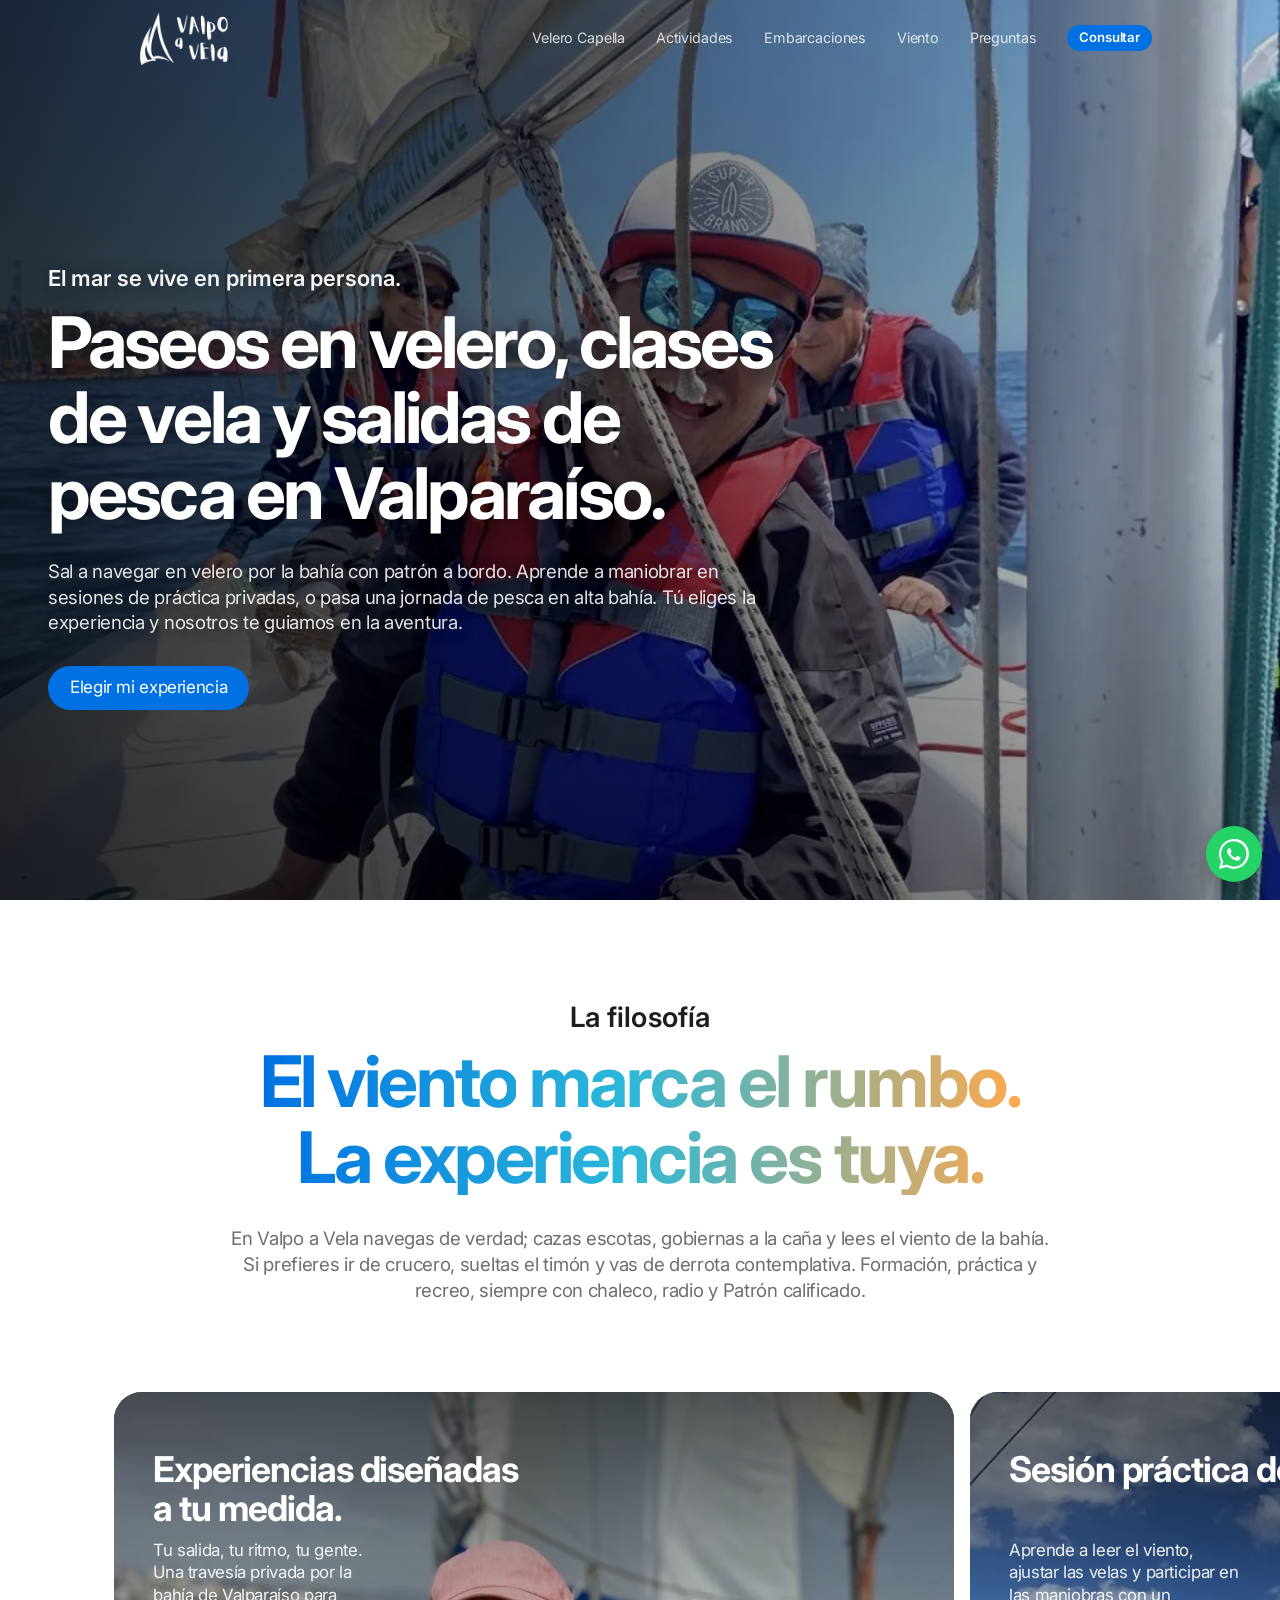
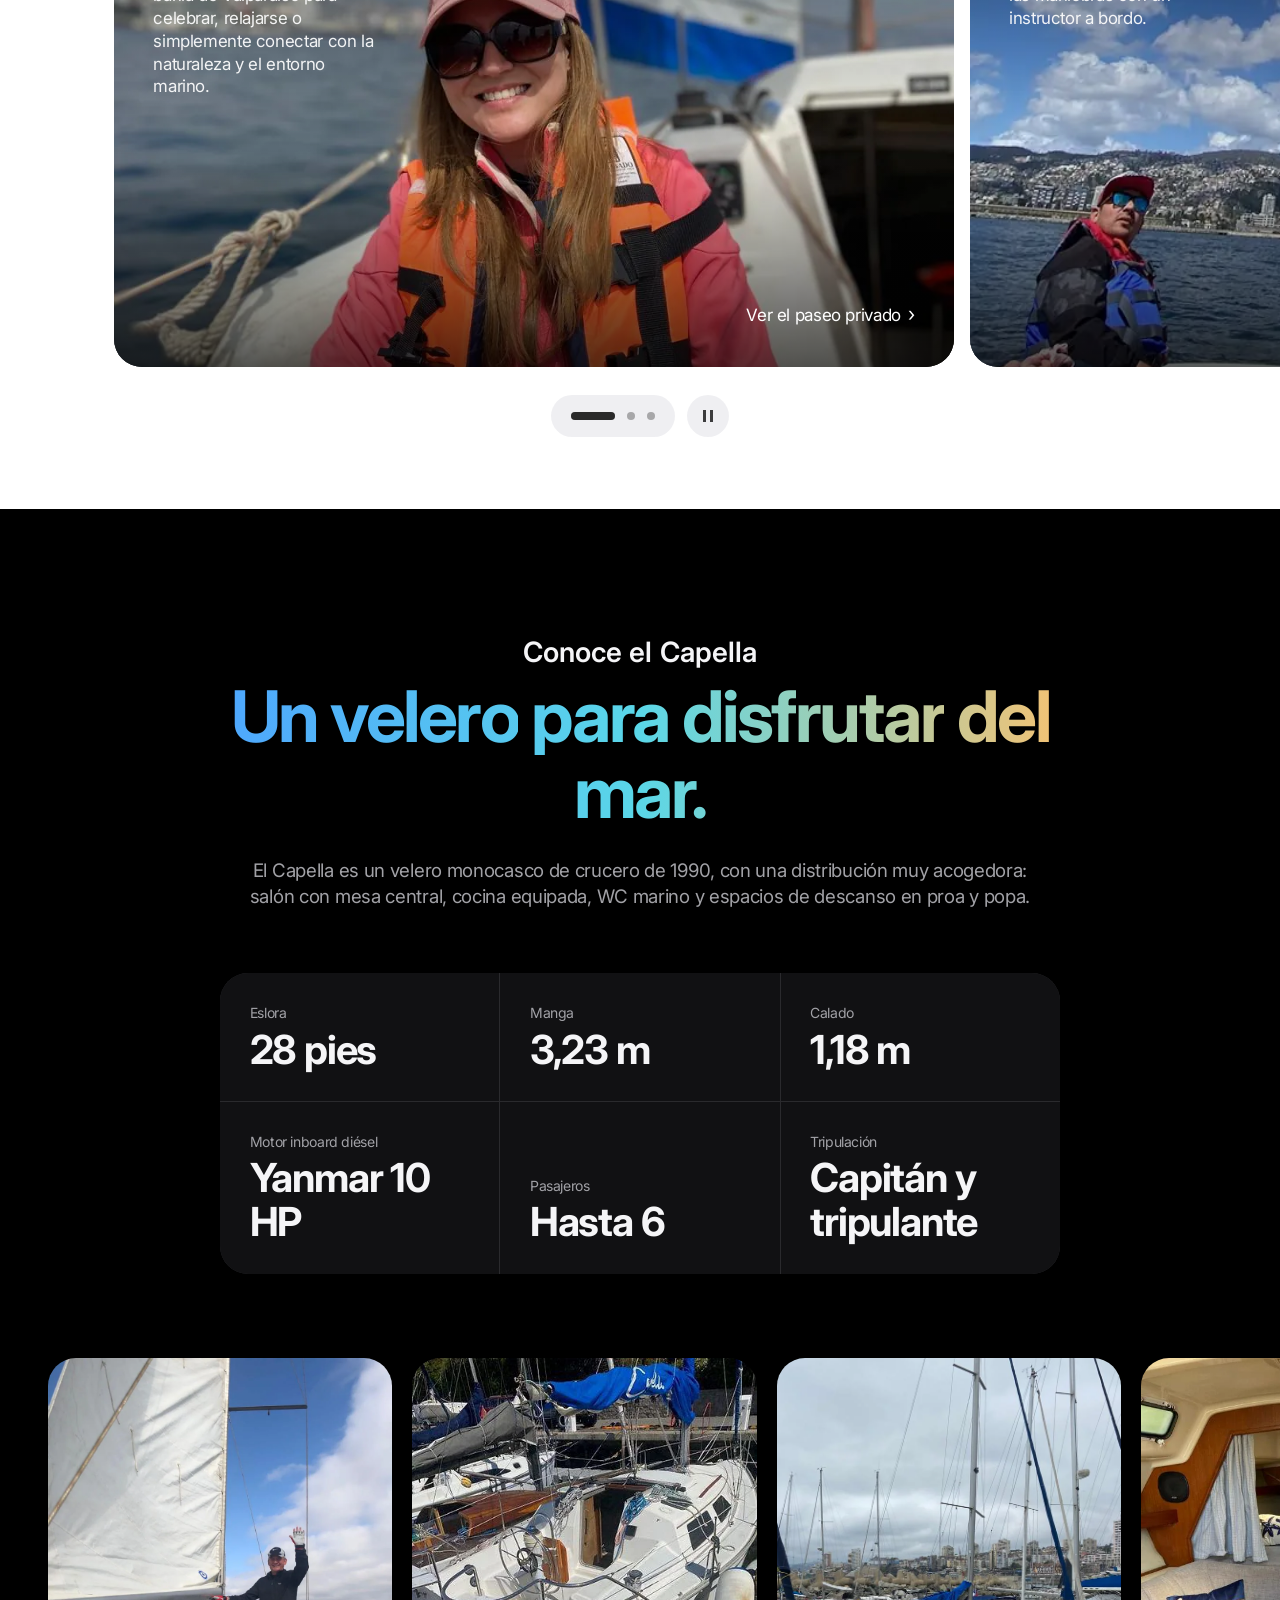
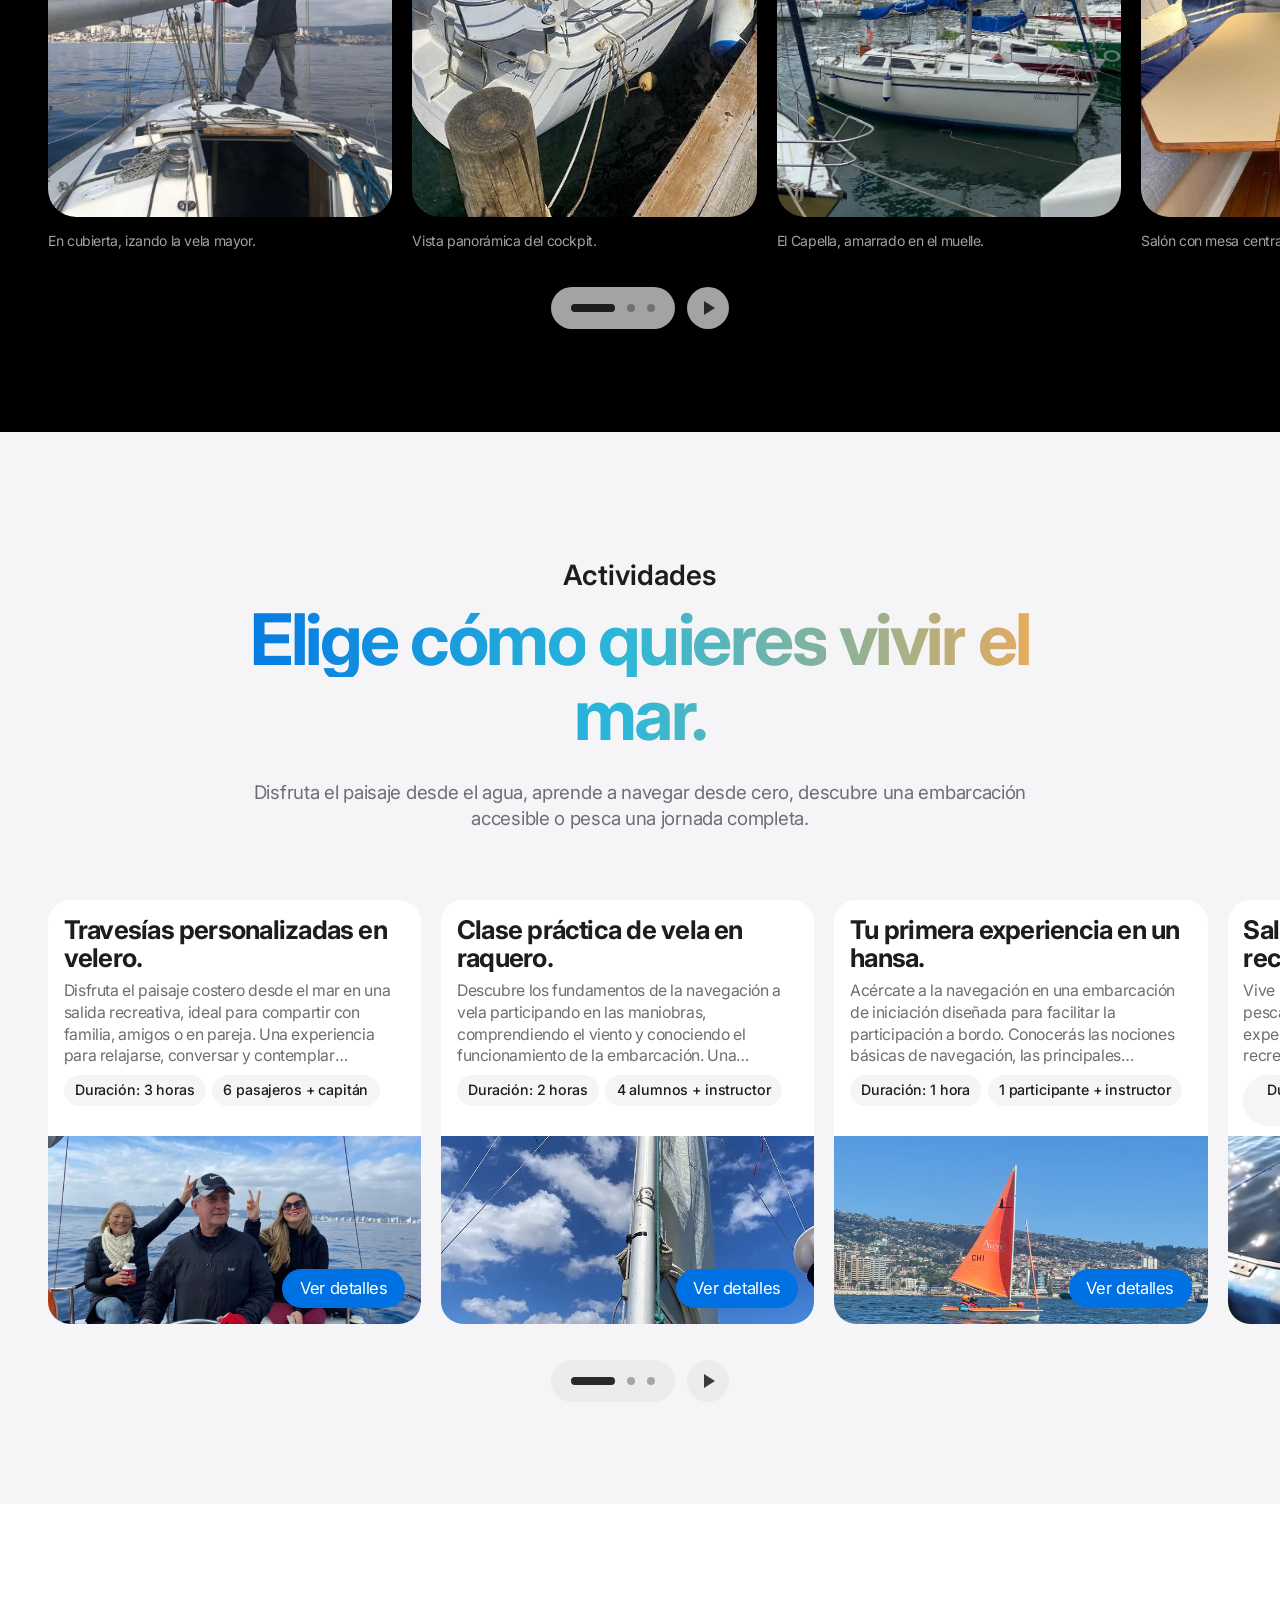
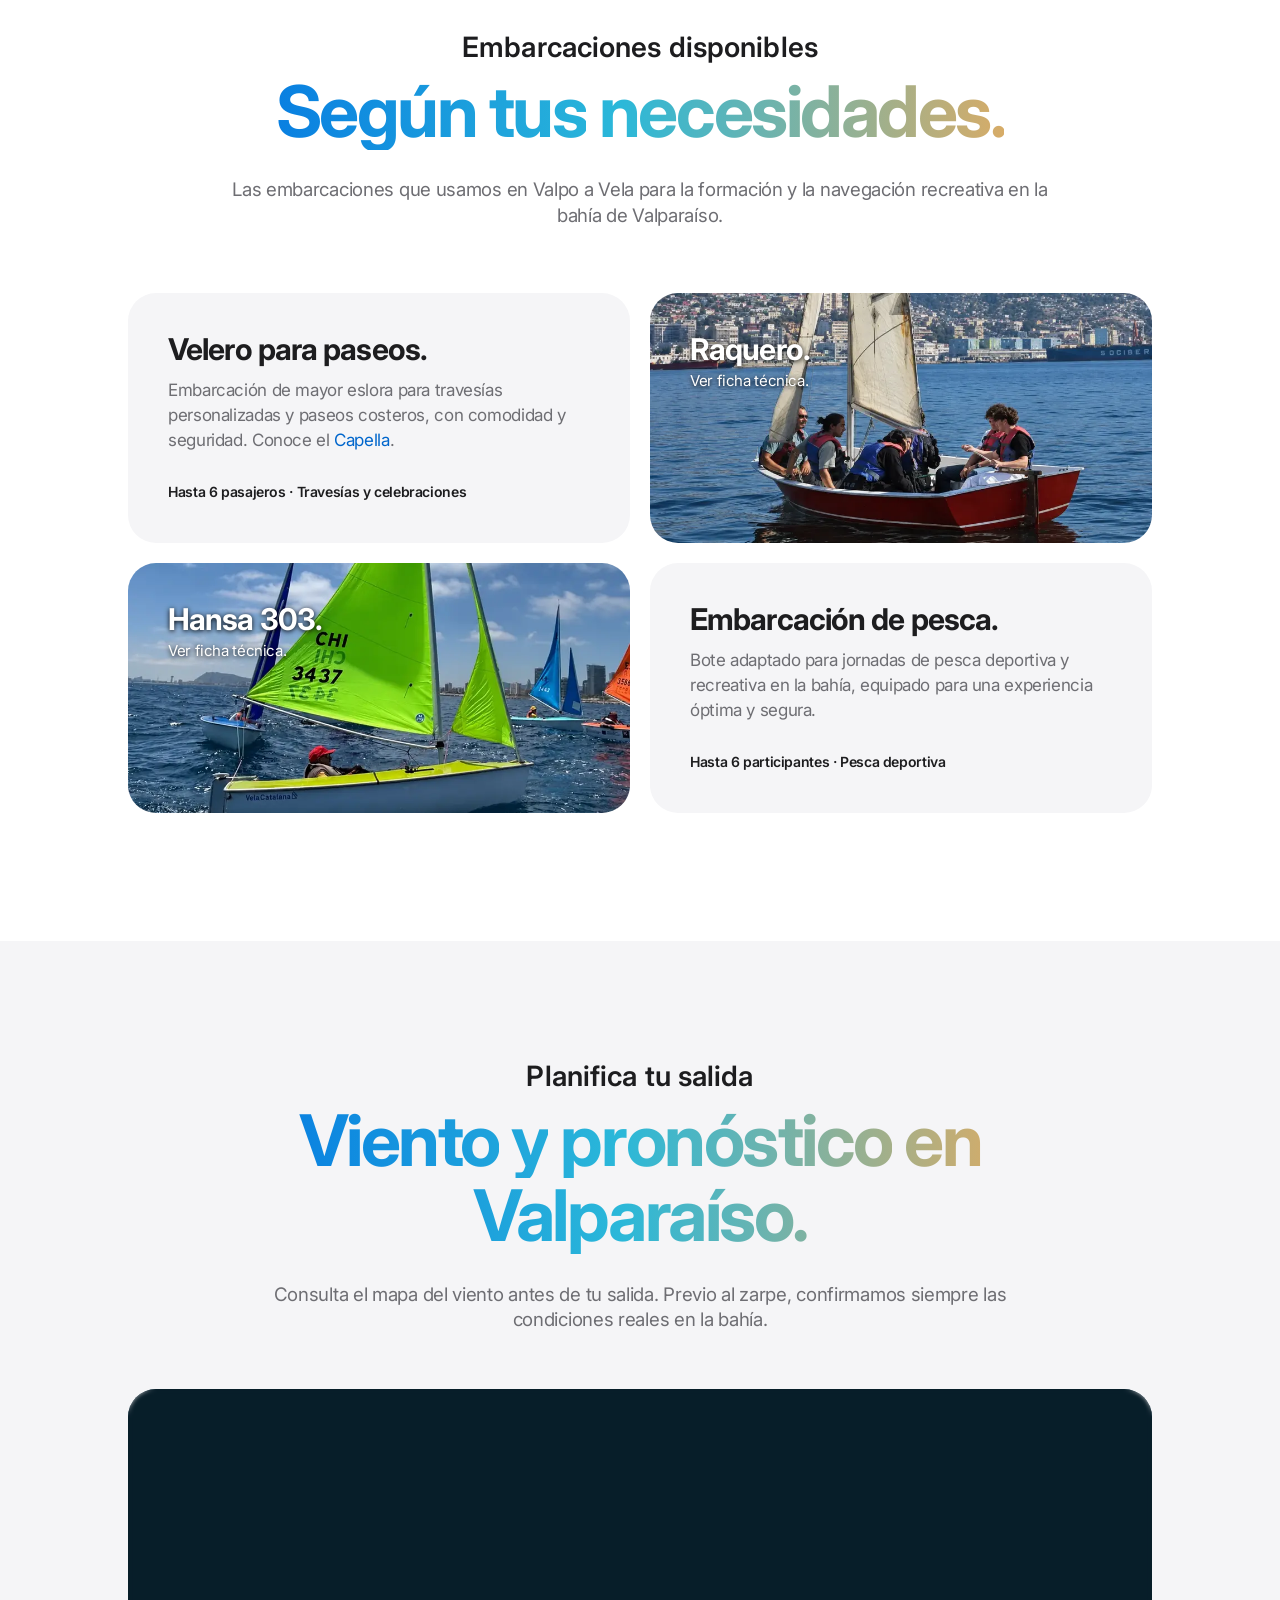
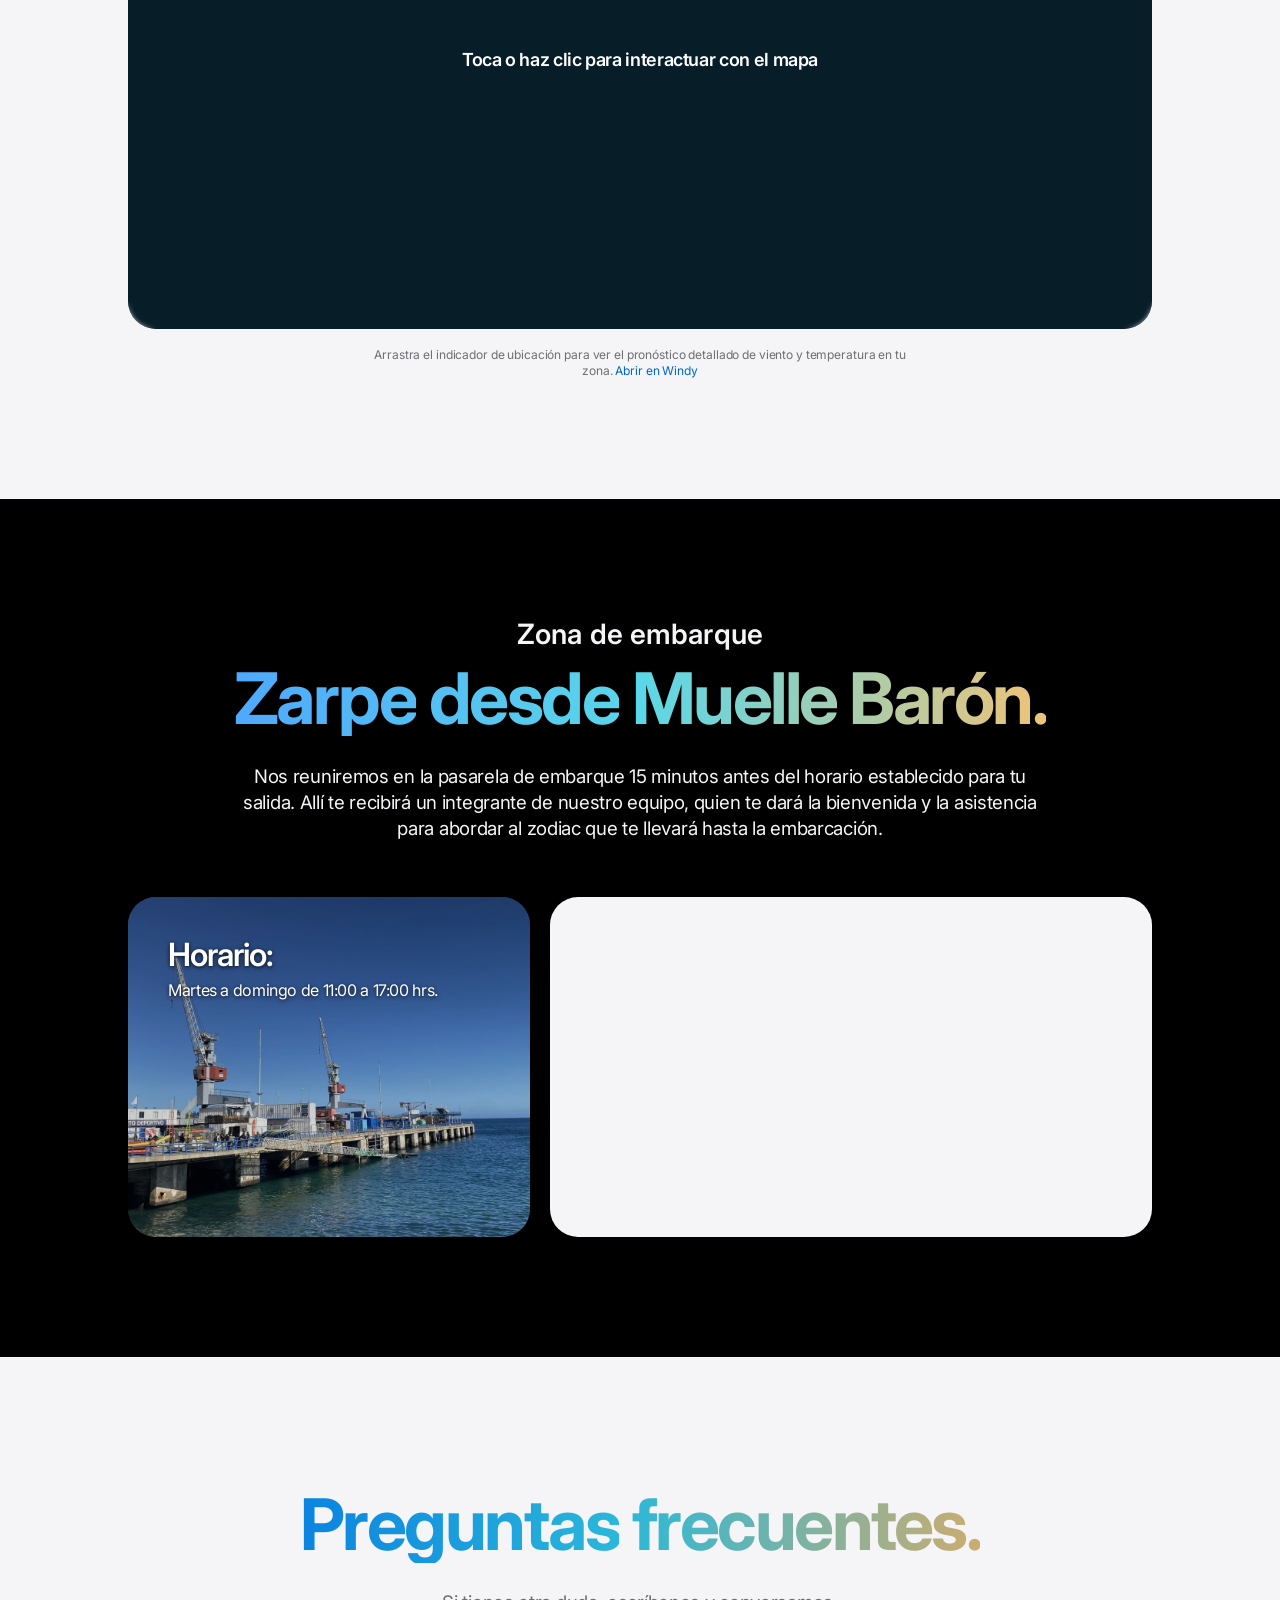
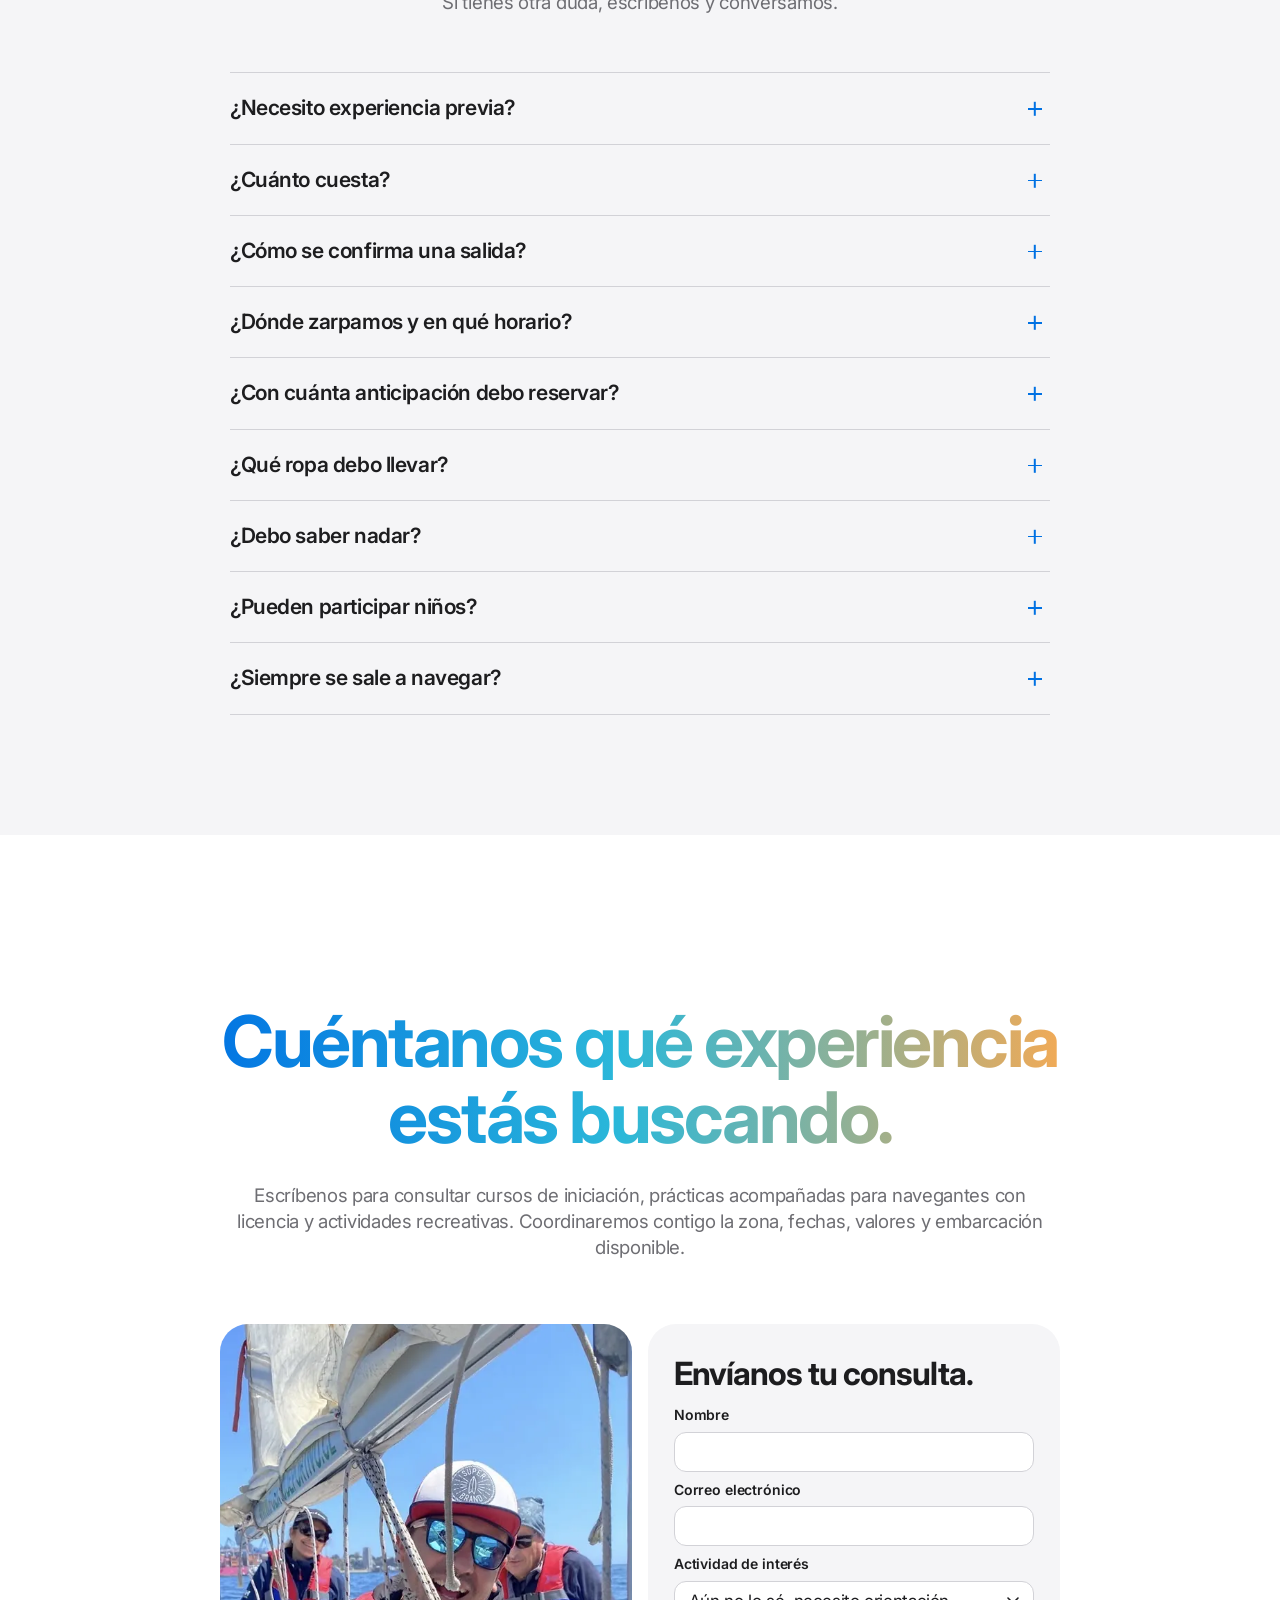
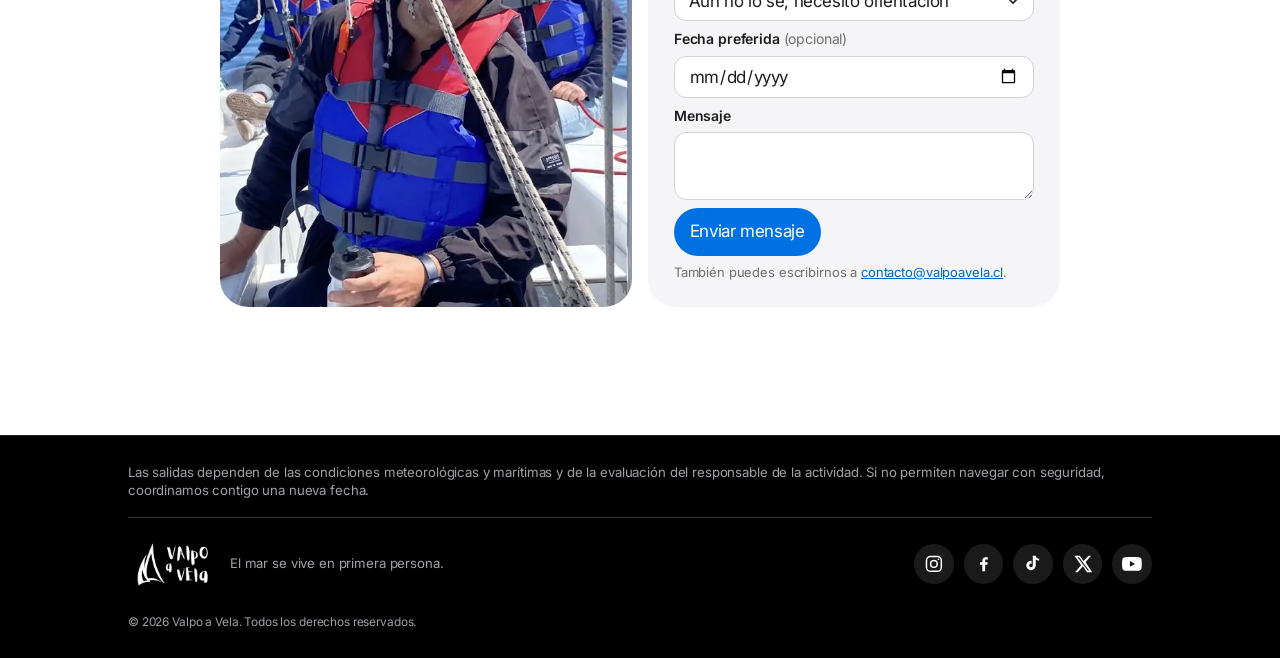
<file: index.html>
<!doctype html>
<html lang="es">
  <head>
    <meta charset="utf-8" />
    <!-- Google tag (gtag.js) -->
    <script
      async
      src="https://www.googletagmanager.com/gtag/js?id=G-HR84KEQXGP"
    ></script>
    <script>
      window.dataLayer = window.dataLayer || [];
      function gtag() {
        dataLayer.push(arguments);
      }
      gtag("js", new Date());
      gtag("config", "G-HR84KEQXGP");
    </script>
    <meta
      name="viewport"
      content="width=device-width, initial-scale=1, viewport-fit=cover"
    />
    <script>
      if (location.hash === "#contacto") {
        const root = document.documentElement;
        root.style.scrollBehavior = "auto";
        window.addEventListener(
          "pageshow",
          function () {
            if (location.hash === "#contacto") {
              document
                .getElementById("contacto")
                .scrollIntoView({ behavior: "instant" });
            }
            requestAnimationFrame(function () {
              root.style.removeProperty("scroll-behavior");
            });
          },
          { once: true },
        );
      }
    </script>
    <meta name="theme-color" content="#ffffff" />
    <meta
      name="description"
      content="Experiencias a vela en Valparaíso: clases prácticas en raquero, navegación acompañada para patrones, paseos recreativos y pesca. Zarpe desde Muelle Barón."
    />
    <link rel="preconnect" href="https://fonts.googleapis.com" />
    <link rel="preconnect" href="https://fonts.gstatic.com" crossorigin />
    <link
      href="https://fonts.googleapis.com/css2?family=Inter:wght@400;500;600;700&display=swap"
      rel="stylesheet"
    />
    <link rel="stylesheet" href="style.css?v=20261126-carousel" />
    <title>Valpo a Vela | Clases de vela y paseos en Valparaíso</title>
    <link rel="canonical" href="https://valpoavela.cl/" />
    <meta
      property="og:title"
      content="Valpo a Vela | Clases de vela y paseos en Valparaíso"
    />
    <meta
      property="og:description"
      content="Experiencias a vela en Valparaíso: clases prácticas en raquero, navegación acompañada para patrones, paseos recreativos y pesca. Zarpe desde Muelle Barón."
    />
    <meta property="og:type" content="website" />
    <meta property="og:url" content="https://valpoavela.cl/" />
    <meta
      property="og:image"
      content="https://valpoavela.cl/fotos/portada.webp"
    />
    <meta property="og:locale" content="es_CL" />
    <meta name="twitter:card" content="summary_large_image" />
    <script type="application/ld+json">
      {
        "@context": "https://schema.org",
        "@type": "LocalBusiness",
        "@id": "https://valpoavela.cl/#valpo-a-vela",
        "name": "Valpo a Vela",
        "description": "Experiencias a vela en Valparaíso: clases prácticas en raquero, navegación acompañada para patrones, paseos recreativos y pesca. Zarpe desde Muelle Barón.",
        "url": "https://valpoavela.cl/",
        "email": "contacto@valpoavela.cl",
        "telephone": "+56993145696",
        "address": {
          "@type": "PostalAddress",
          "streetAddress": "Muelle Barón",
          "addressLocality": "Valparaíso",
          "addressCountry": "CL"
        },
        "openingHours": "Tu-Su 11:00-17:00",
        "image": "https://valpoavela.cl/fotos/portada.webp",
        "hasOfferCatalog": {
          "@type": "OfferCatalog",
          "name": "Actividades de Valpo a Vela",
          "itemListElement": [
            {
              "@type": "Offer",
              "itemOffered": { "@type": "Service", "name": "Paseo en velero" }
            },
            {
              "@type": "Offer",
              "itemOffered": { "@type": "Service", "name": "Clase en raquero" }
            },
            {
              "@type": "Offer",
              "itemOffered": {
                "@type": "Service",
                "name": "Experiencia en Hansa"
              }
            },
            {
              "@type": "Offer",
              "itemOffered": { "@type": "Service", "name": "Pesca deportiva" }
            },
            {
              "@type": "Offer",
              "itemOffered": { "@type": "Service", "name": "Práctica asistida" }
            }
          ]
        }
      }
    </script>
    <link rel="icon" type="image/png" href="fotos/favicon.png" />
    <link rel="apple-touch-icon" href="fotos/apple-touch-icon.png" />
  </head>
  <body>
    <a class="skip" href="#contenido">Saltar al contenido</a>

    <!-- NAVEGACIÓN -->
    <header class="nav" id="nav">
      <div class="nav-in">
        <a class="nav-brand" href="#inicio" aria-label="Valpo a Vela, inicio">
          <img
            src="fotos/vela.webp"
            alt="Valpo a Vela"
            width="1024"
            height="512"
            decoding="async"
          />
        </a>
        <nav class="nav-links" aria-label="Principal">
          <a href="#capella">Velero Capella</a>
          <a href="#actividades">Actividades</a>
          <a href="#embarcaciones">Embarcaciones</a>
          <a href="#clima">Viento</a>
          <a href="#preguntas">Preguntas</a>
          <a class="pill pill-sm" href="#contacto">Consultar</a>
        </nav>
        <button
          class="nav-toggle"
          id="navToggle"
          type="button"
          aria-expanded="false"
          aria-controls="drawer"
          aria-label="Abrir menú"
        >
          <span></span><span></span>
        </button>
      </div>
    </header>
    <div class="drawer" id="drawer" hidden>
      <a href="#capella">Velero Capella</a>
      <a href="#actividades">Actividades</a>
      <a href="#embarcaciones">Embarcaciones</a>
      <a href="#clima">Viento</a>
      <a href="#preguntas">Preguntas frecuentes</a>
      <a href="#contacto">Contacto</a>
    </div>

    <main id="contenido" tabindex="-1">
      <!-- PORTADA -->
      <section class="hero" id="inicio">
        <div class="hero-text">
          <p class="eyebrow rv">El mar se vive en primera persona.</p>
          <h1 class="grad rv" style="--d: 1">
            Paseos en velero, clases de vela y salidas de pesca en Valparaíso.
          </h1>
          <p class="lede rv" style="--d: 2">
            Sal a navegar en velero por la bahía con patrón a bordo. Aprende a
            maniobrar en sesiones de práctica privadas, o pasa una jornada de
            pesca en alta bahía. Tú eliges la experiencia y nosotros te guiamos
            en la aventura.
          </p>
          <p class="hero-links rv" style="--d: 3">
            <a class="pill" href="#actividades">Elegir mi experiencia</a>
          </p>
        </div>
        <div class="hero-media" id="heroMedia">
          <video
            class="hero-video"
            autoplay
            loop
            muted
            playsinline
            preload="metadata"
            poster="fotos/portada.webp"
            aria-hidden="true"
          >
            <source src="videos/video-web.mp4" type="video/mp4" />
          </video>
        </div>
      </section>

      <!-- DESTACADOS (carrusel) -->
      <section class="highlights" id="destacados" aria-labelledby="hl-title">
        <!-- FILOSOFÍA -->
        <section class="statement" id="filosofia">
          <p class="eyebrow rv">La filosofía</p>
          <p class="statement-text grad" id="statementText">
            El viento marca el rumbo.<br class="statement-break" />
            La experiencia es tuya.
          </p>
          <p class="lede center rv">
            En Valpo a Vela navegas de verdad; cazas escotas, gobiernas a la
            caña y lees el viento de la bahía. Si prefieres ir de crucero,
            sueltas el timón y vas de derrota contemplativa. Formación, práctica
            y recreo, siempre con chaleco, radio y Patrón calificado.
          </p>
        </section>
        <div
          class="hl-track"
          id="hlTrack"
          tabindex="0"
          aria-label="Experiencias destacadas"
        >
          <article class="hl-card" aria-label="1 de 3">
            <img
              class="hl-charter-photo"
              src="fotos/capella-02.webp"
              alt="Pasajera disfrutando un paseo en velero por la bahía"
              width="960"
              height="1280"
              loading="eager"
              decoding="async"
            />
            <div class="hl-text">
              <h3 class="hl-title-charter">
                <span class="hl-title-charter-start"
                  >Experiencias <span>diseñadas</span></span
                >
                <span class="hl-title-charter-end">a tu medida.</span>
              </h3>
              <p>
                Tu salida, tu ritmo, tu gente. Una travesía privada por la bahía
                de Valparaíso para celebrar, relajarse o simplemente conectar
                con la naturaleza y el entorno marino.
              </p>
              <a class="arrow-link light" href="/paseo-en-velero/"
                >Ver el paseo privado</a
              >
            </div>
          </article>
          <article class="hl-card" aria-label="2 de 3">
            <img
              class="hl-raquero-photo"
              src="fotos/practicando-1.webp"
              alt="Alumnos con chaleco a bordo del raquero"
              width="720"
              height="1280"
              loading="eager"
              decoding="async"
            />
            <div class="hl-text">
              <h3>Sesión práctica de vela ligera.</h3>
              <p>
                Aprende a leer el viento, ajustar las velas y participar en las
                maniobras con un instructor a bordo.
              </p>
              <a class="arrow-link light" href="/clase-de-vela/"
                >Ver la clase práctica</a
              >
            </div>
          </article>
          <article class="hl-card" aria-label="3 de 3">
            <img
              src="fotos/pesca-deportiva.webp"
              alt="Pasajera a bordo con el mar abierto de la bahía al fondo"
              width="768"
              height="1024"
              loading="eager"
              decoding="async"
            />
            <div class="hl-text">
              <h3>Lanza tu línea con pescadores de la zona.</h3>
              <p>
                Vive una jornada de pesca grupal en Valparaíso, guiada por un
                capitán que sabe dónde y cuándo pican. Más tiempo pescando,
                menos tiempo buscando.
              </p>
              <a class="arrow-link light" href="/pesca-deportiva/"
                >Ver salidas de pesca</a
              >
            </div>
          </article>
        </div>
        <div class="hl-controls">
          <div
            class="hl-dots"
            id="hlDots"
            role="tablist"
            aria-label="Elegir experiencia"
          ></div>
          <button
            class="hl-play"
            id="hlPlay"
            type="button"
            aria-label="Pausar reproducción automática"
          >
            <span></span>
          </button>
        </div>
      </section>

      <!-- CAPELLA -->
      <section class="feature dark" id="capella">
        <header class="sec-head">
          <p class="eyebrow rv">Conoce el Capella</p>
          <h2 class="grad rv" style="--d: 1">
            Un velero para disfrutar del mar.
          </h2>
          <p class="lede rv" style="--d: 2">
            El Capella es un velero monocasco de crucero de 1990, con una
            distribución muy acogedora: salón con mesa central, cocina equipada,
            WC marino y espacios de descanso en proa y popa.
          </p>
        </header>
        <dl class="specs">
          <div class="rv">
            <dd>28 pies</dd>
            <dt>Eslora</dt>
          </div>
          <div class="rv" style="--d: 1">
            <dd>3,23 m</dd>
            <dt>Manga</dt>
          </div>
          <div class="rv" style="--d: 2">
            <dd>1,18 m</dd>
            <dt>Calado</dt>
          </div>
          <div class="rv" style="--d: 3">
            <dd>Yanmar 10 HP</dd>
            <dt>Motor inboard diésel</dt>
          </div>
          <div class="rv" style="--d: 4">
            <dd>Hasta 6</dd>
            <dt>Pasajeros</dt>
          </div>
          <div class="rv" style="--d: 5">
            <dd>Capitán y tripulante</dd>
            <dt>Tripulación</dt>
          </div>
        </dl>
        <div class="scroller" data-scroller>
          <div class="track">
            <figure class="gcard">
              <img
                src="fotos/capella-04.webp"
                alt="Tripulante en cubierta junto a la vela desplegada del Capella"
                width="960"
                height="1280"
                loading="eager"
                decoding="async"
              />
              <figcaption>En cubierta, izando la vela mayor.</figcaption>
            </figure>
            <figure class="gcard">
              <img
                src="fotos/ficha-08.webp"
                alt="Cockpit y cubierta del velero Capella"
                width="435"
                height="580"
                loading="eager"
                decoding="async"
              />
              <figcaption>Vista panorámica del cockpit.</figcaption>
            </figure>
            <figure class="gcard">
              <img
                src="fotos/ficha-06.webp"
                alt="Velero Capella amarrado en el muelle"
                width="720"
                height="1280"
                loading="eager"
                decoding="async"
              />
              <figcaption>El Capella, amarrado en el muelle.</figcaption>
            </figure>
            <figure class="gcard">
              <img
                src="fotos/ficha-09.webp"
                alt="Salón principal del Capella con mesa central"
                width="561"
                height="748"
                loading="eager"
                decoding="async"
              />
              <figcaption>Salón con mesa central desplegable.</figcaption>
            </figure>
            <figure class="gcard">
              <img
                src="fotos/ficha-10.webp"
                alt="Cocina de dos quemadores del velero Capella"
                width="436"
                height="582"
                loading="eager"
                decoding="async"
              />
              <figcaption>Cocina equipada con dos quemadores.</figcaption>
            </figure>
          </div>
        </div>
        <div class="hl-controls" data-scroll-indicator hidden>
          <div
            class="hl-dots"
            role="group"
            aria-label="Posición en la galería"
          ></div>
          <button
            class="hl-play is-paused"
            type="button"
            aria-label="Iniciar reproducción automática"
          >
            <span></span>
          </button>
        </div>
      </section>

      <!-- ACTIVIDADES -->
      <section class="feature" id="actividades">
        <header class="sec-head">
          <p class="eyebrow rv">Actividades</p>
          <h2 class="grad rv" style="--d: 1">
            Elige cómo quieres vivir el mar.
          </h2>
          <p class="lede rv" style="--d: 2">
            Disfruta el paisaje desde el agua, aprende a navegar desde cero,
            descubre una embarcación accesible o pesca una jornada completa.
          </p>
        </header>

        <div class="scroller" data-scroller>
          <div class="track">
            <article class="fcard" id="yate">
              <div class="fcard-body">
                <h3>Travesías personalizadas en velero.</h3>
                <p>
                  Disfruta el paisaje costero desde el mar en una salida
                  recreativa, ideal para compartir con familia, amigos o en
                  pareja. Una experiencia para relajarse, conversar y contemplar
                  Valparaíso desde otra perspectiva.
                </p>
                <ul class="chips">
                  <li>Duración: 3 horas</li>
                  <li>6 pasajeros + capitán</li>
                </ul>
              </div>
              <div class="fcard-media">
                <img
                  class="fcard-img"
                  src="fotos/capella-03.webp"
                  alt="Pasajeros disfrutando un paseo a bordo del Capella en la bahía de Valparaíso"
                  width="1280"
                  height="720"
                  loading="eager"
                  decoding="async"
                />
                <a
                  class="pill fcard-details"
                  href="/paseo-en-velero/"
                  data-activity-modal="activity-yate"
                >
                  Ver detalles
                </a>
              </div>
            </article>

            <article class="fcard" id="raquero">
              <div class="fcard-body">
                <h3>Clase práctica de vela en raquero.</h3>
                <p>
                  Descubre los fundamentos de la navegación a vela participando
                  en las maniobras, comprendiendo el viento y conociendo el
                  funcionamiento de la embarcación. Una experiencia práctica
                  para dar tus primeros pasos en el mar.
                </p>
                <ul class="chips">
                  <li>Duración: 2 horas</li>
                  <li>4 alumnos + instructor</li>
                </ul>
              </div>
              <div class="fcard-media">
                <img
                  class="fcard-img"
                  src="fotos/practicando-1.webp"
                  alt="Alumnos con chaleco a bordo del raquero, con el mástil y la costa de Valparaíso"
                  width="720"
                  height="1280"
                  loading="eager"
                  decoding="async"
                />
                <a
                  class="pill fcard-details"
                  href="/clase-de-vela/"
                  data-activity-modal="activity-raquero"
                >
                  Ver detalles
                </a>
              </div>
            </article>

            <article class="fcard" id="hansa">
              <div class="fcard-body">
                <h3>Tu primera experiencia en un hansa.</h3>
                <p>
                  Acércate a la navegación en una embarcación de iniciación
                  diseñada para facilitar la participación a bordo. Conocerás
                  las nociones básicas de navegación, las principales maniobras
                  y el funcionamiento básico de un velero.
                </p>
                <ul class="chips">
                  <li>Duración: 1 hora</li>
                  <li>1 participante + instructor</li>
                </ul>
              </div>
              <div class="fcard-media">
                <img
                  class="fcard-img"
                  src="fotos/hansa.webp"
                  alt="Velero Hansa 303 de vela naranja navegando frente a los cerros de Valparaíso"
                  width="1400"
                  height="1400"
                  loading="eager"
                  decoding="async"
                />
                <a
                  class="pill fcard-details"
                  href="/vela-inclusiva-hansa/"
                  data-activity-modal="activity-hansa"
                >
                  Ver detalles
                </a>
              </div>
            </article>

            <article class="fcard" id="pesca">
              <div class="fcard-body">
                <h3>Salidas de pesca deportiva y recreativa.</h3>
                <p>
                  Vive una jornada en el mar enfocada en la pesca: una salida
                  deportiva, centrada en la experiencia y la técnica, o una
                  jornada recreativa para disfrutar de la actividad y del
                  entorno marino. Modalidad y condiciones se coordinan
                  previamente.
                </p>
                <ul class="chips">
                  <li>Duración: 3 o 5 horas</li>
                  <li>Salidas privadas y grupales</li>
                </ul>
              </div>
              <div class="fcard-media">
                <img
                  class="fcard-img"
                  src="fotos/pesca1.webp"
                  alt="Pasajera a bordo con el mar abierto de la bahía al fondo"
                  width="1656"
                  height="2368"
                  loading="eager"
                  decoding="async"
                />
                <a
                  class="pill fcard-details"
                  href="/pesca-deportiva/"
                  data-activity-modal="activity-pesca"
                >
                  Ver detalles
                </a>
              </div>
            </article>

            <article class="fcard" id="practica">
              <div class="fcard-body">
                <h3>Práctica asistida para navegantes con licencia</h3>
                <p>
                  Gana confianza y experiencia a bordo con un instructor que te
                  acompaña. Elige qué quieres reforzar, desde el timón y las
                  velas hasta el clima y las cartas náuticas, y prepárate para
                  salir a navegar con seguridad.
                </p>
                <ul class="chips">
                  <li>Duración: 3 o 6 horas</li>
                  <li>Práctica personalizada</li>
                </ul>
              </div>
              <div class="fcard-media">
                <img
                  class="fcard-img"
                  src="fotos/practica-asistida.webp"
                  alt="Dos navegantes con chalecos salvavidas a bordo de un velero"
                  width="2648"
                  height="1548"
                  loading="eager"
                  decoding="async"
                />
                <a class="pill fcard-details" href="/practica-asistida/">
                  Ver detalles
                </a>
              </div>
            </article>
          </div>
        </div>
        <div class="hl-controls" data-scroll-indicator hidden>
          <div
            class="hl-dots"
            role="group"
            aria-label="Posición en actividades"
          ></div>
          <button
            class="hl-play is-paused"
            type="button"
            aria-label="Iniciar reproducción automática"
          >
            <span></span>
          </button>
        </div>
      </section>

      <!-- EMBARCACIONES -->
      <section class="boats" id="embarcaciones">
        <header class="sec-head">
          <p class="eyebrow rv">Embarcaciones disponibles</p>
          <h2 class="grad rv" style="--d: 1">Según tus necesidades.</h2>
          <p class="lede rv" style="--d: 2">
            Las embarcaciones que usamos en Valpo a Vela para la formación y la
            navegación recreativa en la bahía de Valparaíso.
          </p>
        </header>
        <div class="boat-grid">
          <article class="bcard rv" id="embarcacion-yate">
            <h3>Velero para paseos.</h3>
            <p>
              Embarcación de mayor eslora para travesías personalizadas y paseos
              costeros, con comodidad y seguridad. Conoce el
              <a class="text-link" href="#capella">Capella</a>.
            </p>
            <p class="meta">Hasta 6 pasajeros · Travesías y celebraciones</p>
          </article>
          <article
            class="bcard bcard-con-ficha rv"
            style="--d: 1"
            id="embarcacion-raquero"
          >
            <h3>Raquero.</h3>
            <details class="barco-ficha">
              <summary>
                <span class="barco-ver">Ver ficha técnica.</span>
                <span class="barco-cerrar" aria-label="Cerrar ficha">×</span>
              </summary>
              <div
                class="barco-caracteristicas"
                role="region"
                aria-labelledby="raquero-especificaciones"
                tabindex="0"
              >
                <h4 id="raquero-especificaciones">Especificaciones técnicas</h4>
                <ul>
                  <li><strong>Eslora:</strong> 5,02 m</li>
                  <li><strong>Manga:</strong> 1,80 m</li>
                  <li><strong>Calado:</strong> 1,24 m</li>
                  <li><strong>Peso:</strong> 195 kg</li>
                  <li>
                    <strong>Área de vela:</strong> Mayor de 8,2 m² con dos
                    rizos, foque de 2,6 m², génova de 4,4 m² y spinnaker de 15,5
                    m².
                  </li>
                  <li>
                    <strong>Aparejo:</strong> Un mástil de 6,00 m, con estay,
                    obenques y botavara. Vela mayor y foque o génova, con
                    spinnaker y tangón
                  </li>
                  <li>
                    <strong>Capacidad:</strong> 5 personas (4 alumnos y 1
                    instructor)
                  </li>
                </ul>
              </div>
            </details>
          </article>
          <article
            class="bcard bcard-con-ficha rv"
            style="--d: 2"
            id="embarcacion-hansa"
          >
            <h3>Hansa 303.</h3>
            <details class="barco-ficha">
              <summary>
                <span class="barco-ver">Ver ficha técnica.</span>
                <span class="barco-cerrar" aria-label="Cerrar ficha">×</span>
              </summary>
              <div
                class="barco-caracteristicas"
                role="region"
                aria-labelledby="hansa-especificaciones"
                tabindex="0"
              >
                <h4 id="hansa-especificaciones">Especificaciones técnicas</h4>
                <ul>
                  <li><strong>Eslora:</strong> 3,03 m</li>
                  <li><strong>Manga:</strong> 1,35 m</li>
                  <li><strong>Calado:</strong> 1,0 m</li>
                  <li><strong>Peso:</strong> 55 kg + orza de 30 kg</li>
                  <li>
                    <strong>Área de vela:</strong> 5,8 m² (reducible a 0,5 m²)
                  </li>
                  <li>
                    <strong>Mástiles:</strong> Mayor (sin obenques) 4,75 m /
                    Foque (sin obenques) 2,85 m
                  </li>
                  <li>
                    <strong>Capacidad:</strong> Dos personas - hasta 160 kilos
                  </li>
                </ul>
              </div>
            </details>
          </article>
          <article class="bcard rv" style="--d: 3" id="embarcacion-pesca">
            <h3>Embarcación de pesca.</h3>
            <p>
              Bote adaptado para jornadas de pesca deportiva y recreativa en la
              bahía, equipado para una experiencia óptima y segura.
            </p>
            <p class="meta">Hasta 6 participantes · Pesca deportiva</p>
          </article>
        </div>
      </section>

      <!-- VIENTO -->
      <section class="wind" id="clima">
        <header class="sec-head">
          <p class="eyebrow rv">Planifica tu salida</p>
          <h2 class="grad rv" style="--d: 1">
            Viento y pronóstico en Valparaíso.
          </h2>
          <p class="lede rv" style="--d: 2">
            Consulta el mapa del viento antes de tu salida. Previo al zarpe,
            confirmamos siempre las condiciones reales en la bahía.
          </p>
        </header>
        <div class="wind-card rv" id="windWrap">
          <iframe
            class="wind-map"
            title="Mapa del viento en Valparaíso"
            loading="lazy"
            src="https://embed.windy.com/embed2.html?lat=-33.047&lon=-71.613&detailLat=-33.047&detailLon=-71.613&width=650&height=420&zoom=9&level=surface&overlay=wind&product=ecmwf&menu=&message=true&marker=true&calendar=now&pressure=true&type=map&location=coordinates&metricWind=kt&metricTemp=%C2%B0C"
          ></iframe>
          <button class="wind-cover" id="windCover" type="button">
            Toca o haz clic para interactuar con el mapa
          </button>
        </div>
        <p class="fine center">
          Arrastra el indicador de ubicación para ver el pronóstico detallado de
          viento y temperatura en tu zona.
          <a
            class="text-link"
            href="https://www.windy.com/-33.047/-71.613?wind,-33.047,-71.613,10"
            target="_blank"
            rel="noopener"
            >Abrir en Windy</a
          >
        </p>
      </section>

      <!-- ZARPE -->
      <section class="harbor dark" id="datos-zarpe">
        <header class="sec-head">
          <p class="eyebrow rv">Zona de embarque</p>
          <h2 class="grad rv" style="--d: 1">Zarpe desde Muelle Barón.</h2>
          <p class="lede rv" style="--d: 2">
            Nos reuniremos en la pasarela de embarque 15 minutos antes del
            horario establecido para tu salida. Allí te recibirá un integrante
            de nuestro equipo, quien te dará la bienvenida y la asistencia para
            abordar al zodiac que te llevará hasta la embarcación.
          </p>
        </header>
        <div class="harbor-grid">
          <dl class="harbor-facts rv">
            <div>
              <dt>Horario:</dt>
              <dd>Martes a domingo de 11:00 a 17:00 hrs.</dd>
            </div>
          </dl>
          <iframe
            class="map rv"
            style="--d: 1"
            title="Mapa de Muelle Barón, Valparaíso"
            loading="lazy"
            src="https://www.google.com/maps?q=Muelle%20Bar%C3%B3n%2C%20Valpara%C3%ADso&output=embed"
          ></iframe>
        </div>
      </section>

      <!-- PREGUNTAS -->
      <section class="faq" id="preguntas">
        <header class="sec-head">
          <h2 class="grad rv">Preguntas frecuentes.</h2>
          <p class="lede rv" style="--d: 1">
            Si tienes otra duda, escríbenos y conversamos.
          </p>
        </header>
        <div class="faq-list rv">
          <details>
            <summary>¿Necesito experiencia previa?</summary>
            <p>
              No necesariamente. Podemos orientarte sobre opciones para
              principiantes. Antes de reservar, consulta el nivel requerido y el
              tipo de embarcación de cada actividad.
            </p>
          </details>
          <details>
            <summary>¿Cuánto cuesta?</summary>
            <p>
              El valor depende de la actividad, la duración y la cantidad de
              personas. Escríbenos con esos datos y te enviamos la cotización
              por WhatsApp.
            </p>
          </details>
          <details>
            <summary>¿Cómo se confirma una salida?</summary>
            <p>
              Escríbenos para consultar fechas, duración, precio, zarpe desde
              Muelle Barón, embarcación y condiciones meteorológicas de la bahía
              de Valparaíso. La salida se confirma una vez acordados esos
              detalles.
            </p>
          </details>
          <details>
            <summary>¿Dónde zarpamos y en qué horario?</summary>
            <p>
              Zarpamos desde Muelle Barón, Valparaíso. Atendemos de martes a
              domingo, de 11:00 a 17:00 hrs.
            </p>
          </details>
          <details>
            <summary>¿Con cuánta anticipación debo reservar?</summary>
            <p>
              Escríbenos con tus fechas preferidas. Mientras antes nos
              contactes, más opciones de horario y de embarcación tendrás.
            </p>
          </details>
          <details>
            <summary>¿Qué ropa debo llevar?</summary>
            <p>
              Depende del clima y de la actividad. Como orientación, lleva ropa
              cómoda, protección solar y una muda o abrigo adecuado. Antes de
              cada salida recibirás indicaciones específicas.
            </p>
          </details>
          <details>
            <summary>¿Debo saber nadar?</summary>
            <p>
              Todas las actividades incluyen chalecos salvavidas. Si no sabes
              nadar o hay algo que debamos considerar, cuéntanoslo al coordinar
              para planificar la salida contigo.
            </p>
          </details>
          <details>
            <summary>¿Pueden participar niños?</summary>
            <p>
              Si van a participar menores de edad, indícanos sus edades al
              escribirnos. La participación se define según la actividad y la
              embarcación.
            </p>
          </details>
          <details>
            <summary>¿Siempre se sale a navegar?</summary>
            <p>
              La salida depende de las condiciones meteorológicas y marítimas y
              de la evaluación del responsable de la actividad. Si las
              condiciones no permiten navegar con seguridad, coordinamos contigo
              una nueva fecha. La fecha y las condiciones se confirman antes de
              embarcar.
            </p>
          </details>
        </div>
      </section>

      <!-- CONTACTO -->
      <section class="contact" id="contacto">
        <header class="sec-head">
          <p class="eyebrow rv">Hablemos de tu próxima salida</p>
          <h2 class="grad rv" style="--d: 1">
            Cuéntanos qué experiencia estás buscando.
          </h2>
          <p class="lede rv" style="--d: 2">
            Escríbenos para consultar cursos de iniciación, prácticas
            acompañadas para navegantes con licencia y actividades recreativas.
            Coordinaremos contigo la zona, fechas, valores y embarcación
            disponible.
          </p>
        </header>
        <div class="contact-grid">
          <div class="contact-photo-frame rv">
            <img
              class="contact-photo"
              src="fotos/portada.webp"
              alt="Tripulantes con chaleco salvavidas a bordo de un velero en la bahía de Valparaíso"
              width="960"
              height="882"
              loading="lazy"
              decoding="async"
            />
          </div>
          <form
            class="form rv"
            style="--d: 1"
            id="contact-form-page"
            action="https://formspree.io/f/mrpqrrar"
            method="post"
          >
            <h3>Envíanos tu consulta.</h3>
            <input
              type="hidden"
              name="subject"
              value="Nuevo mensaje desde valpoavela.cl"
            />
            <div hidden>
              <input
                type="text"
                name="_gotcha"
                tabindex="-1"
                autocomplete="off"
              />
            </div>
            <div class="field">
              <label for="contact-name-page">Nombre</label>
              <input
                id="contact-name-page"
                name="name"
                autocomplete="name"
                required
              />
            </div>
            <div class="field">
              <label for="contact-email-page">Correo electrónico</label>
              <input
                id="contact-email-page"
                name="email"
                type="email"
                autocomplete="email"
                required
              />
            </div>
            <div class="field">
              <label for="contact-activity-page">Actividad de interés</label>
              <select id="contact-activity-page" name="activity">
                <option value="">Aún no lo sé, necesito orientación</option>
                <option value="raquero">
                  Clase práctica de vela en raquero
                </option>
                <option value="hansa">Navegación en velero Hansa</option>
                <option value="yate">Paseo en velero</option>
                <option value="pesca">Salida de pesca</option>
                <option value="practica">
                  Práctica asistida (con licencia)
                </option>
              </select>
            </div>
            <div class="field">
              <label for="contact-date-page"
                >Fecha preferida <span class="opt">(opcional)</span></label
              >
              <input id="contact-date-page" name="date" type="date" />
            </div>
            <div class="field">
              <label for="contact-message-page">Mensaje</label>
              <textarea
                id="contact-message-page"
                name="message"
                rows="4"
                required
              ></textarea>
            </div>
            <button class="pill pill-lg" type="submit">Enviar mensaje</button>
            <p class="fine">
              También puedes escribirnos a
              <a href="mailto:contacto@valpoavela.cl">contacto@valpoavela.cl</a
              >.
            </p>
            <p
              class="form-status"
              id="contact-status-page"
              role="status"
              aria-live="polite"
            ></p>
          </form>
        </div>
      </section>
    </main>

    <dialog
      class="activity-modal"
      id="activityModal"
      role="dialog"
      aria-modal="true"
      aria-labelledby="activityModalTitle"
    >
      <div class="activity-modal-scroll">
        <header class="activity-modal-head">
          <h2 id="activityModalTitle"></h2>
          <button
            class="activity-modal-close"
            type="button"
            aria-label="Cerrar detalles"
            autofocus
          >
            <svg viewBox="0 0 24 24" aria-hidden="true">
              <path d="m6 6 12 12M18 6 6 18" />
            </svg>
          </button>
        </header>
        <div class="activity-modal-content" id="activityModalContent"></div>
      </div>

      <template id="activity-modal-navigation">
        <div
          class="activity-modal-navigation"
          role="group"
          aria-label="Navegar entre actividades"
        >
          <button
            class="activity-modal-step"
            type="button"
            data-direction="-1"
            aria-label="Actividad anterior"
          >
            <svg viewBox="0 0 24 24" aria-hidden="true">
              <path d="m14.5 6-6 6 6 6" />
            </svg>
          </button>
          <button
            class="activity-modal-step"
            type="button"
            data-direction="1"
            aria-label="Actividad siguiente"
          >
            <svg viewBox="0 0 24 24" aria-hidden="true">
              <path d="m9.5 6 6 6-6 6" />
            </svg>
          </button>
        </div>
      </template>

      <template
        id="activity-yate"
        data-title="Travesías personalizadas en velero"
      >
        <div class="activity-modal-layout">
          <div class="activity-modal-copy">
            <p>
              Disfruta Valparaíso desde otra perspectiva. Una salida recreativa
              por la bahía, ideal para compartir en familia, con amigos o en
              pareja: relajarse, conversar y contemplar la costa desde el mar.
            </p>
            <h3>Cómo es la experiencia</h3>
            <ul class="activity-modal-list">
              <li>
                <strong>Encuentro en Muelle Barón</strong><br />
                Te recibimos en el embarcadero y te trasladamos hasta el velero
                en un bote de asistencia tipo Zodiac.
              </li>
              <li>
                <strong>Bienvenida a bordo</strong><br />
                Te ubicas, guardas tus pertenencias y el capitán da una charla
                de bienvenida y de seguridad con las indicaciones importantes
                para navegar.
              </li>
              <li>
                <strong>A navegar</strong><br />
                Zarpamos por la bahía. Si quieres, puedes participar en las
                maniobras junto al capitán. También puedes simplemente
                disfrutar.
              </li>
              <li>
                <strong>Break a bordo</strong><br />
                En un tramo de navegación tranquila hacemos una pausa para un
                café y un snack, incluidos. Puedes llevar lo que quieras para
                compartir durante la travesía.
              </li>
              <li>
                <strong>Cierre de la navegación</strong><br />
                Volvemos a Muelle Barón, conversamos sobre cómo estuvo el paseo,
                recogemos tus comentarios y sugerencias, y desembarcamos en el
                mismo Zodiac.
              </li>
            </ul>
            <h3>Seguridad ante todo</h3>
            <ul class="activity-modal-list">
              <li>
                <strong>Capitán a cargo</strong><br />
                Navegación asistida por personal calificado, para ir con total
                tranquilidad.
              </li>
              <li>
                <strong>Equipamiento completo</strong><br />
                Chalecos salvavidas para todos, radios de emergencia, balizas de
                seguridad y sistemas vigentes, con el velero siempre con sus
                mantenciones al día.
              </li>
              <li>
                <strong>Navegación en la bahía</strong><br />
                Al recorrer aguas protegidas, se reduce considerablemente el
                riesgo de golpes y maniobras riesgosas, lo que hace del viaje
                una aventura apta para toda la familia.
              </li>
            </ul>
            <div class="activity-modal-actions">
              <a class="pill" href="#contacto" data-actividad="yate"
                >Consultar disponibilidad</a
              >
            </div>
          </div>
        </div>
      </template>

      <template
        id="activity-raquero"
        data-title="Clase práctica en velero raquero"
      >
        <div class="activity-modal-layout">
          <div class="activity-modal-copy">
            <p>
              Descubre los fundamentos de la navegación a vela haciendo, no solo
              mirando. Armarás el velero, entenderás el viento y gobernarás el
              raquero junto a tu instructor, rotando por todos los roles a
              bordo. Una experiencia práctica para dar tus primeros pasos en el
              mar.
            </p>
            <h3>Cómo es la experiencia</h3>
            <ul class="activity-modal-list">
              <li>
                <strong>Embarque, seguridad y armado (20-30 min)</strong><br />
                Nos encontramos en la pasarela de embarque de Muelle Barón y un
                Zodiac nos lleva hasta el raquero. A bordo, charla de seguridad
                y reconocimiento del barco: nombres, partes y terminología
                náutica. Luego armamos el velero entre todos: génova, vela
                mayor, botavara y escotas.
              </li>
              <li>
                <strong>Navegación práctica (1 h 15 min)</strong><br />
                Soltamos amarras y salimos a navegar. Aprenderás a leer el
                viento y a escoger tu rumbo, y practicarás las distintas formas
                de navegar:
                <span class="activity-modal-accent"
                  >ceñida, de través, aleta y empopada</span
                >. Practicamos también las formas de virar,
                <span class="activity-modal-accent">
                  viradas por avante y viradas en redondo (trasluchadas)</span
                >, junto con el gobierno de la caña y el trimado de velas, con
                varias pasadas y apoyo directo del instructor. Vas rotando entre
                timonel, escota de la mayor y escota de la génova, para que
                vivas todas las funciones del equipo.
              </li>
              <li>
                <strong>Retorno y desarme (hasta completar las 2 horas)</strong
                ><br />
                Volvemos a la boya, desarmamos el velero y lo dejamos tal como
                lo encontramos. Evaluamos la salida, cerramos la clase y
                regresamos al muelle en el Zodiac.
              </li>
            </ul>
            <h3>Incluye</h3>
            <p>
              Chalecos salvavidas, apoyo de Zodiac, traslado al raquero,
              instructor a bordo y guía.
            </p>
            <div class="activity-modal-actions">
              <a class="pill" href="#contacto" data-actividad="raquero"
                >Consultar disponibilidad</a
              >
            </div>
          </div>
        </div>
      </template>

      <template
        id="activity-hansa"
        data-title="Clase en velero Hansa 303 (inclusivo)"
      >
        <div class="activity-modal-layout">
          <div class="activity-modal-copy">
            <p>
              Acércate a la navegación a vela en un velero pensado para que
              cualquier persona pueda subir y gobernarlo. Con un instructor solo
              para ti (1 a 1), aprenderás las nociones básicas, las principales
              maniobras y cómo funciona un velero, con el timón en tus manos
              desde el primer minuto. Una experiencia personalizada, con
              especial atención a la accesibilidad.
            </p>
            <ul class="activity-modal-list">
              <li>Duración total: 1 hora</li>
              <li>Actividad 1 a 1: instructor y participante</li>
              <li>No requiere experiencia ni licencia</li>
            </ul>
            <h3>Por qué el Hansa es distinto</h3>
            <p>
              Es un velero de diseño inclusivo, estable e involcable. Se
              gobierna con un joystick, y la vela mayor y la génova se controlan
              desde la bañera, sentado cómodamente. Es simple y seguro, apto
              para niños, adultos mayores y personas con discapacidad.
            </p>
            <h3>Cómo es la experiencia</h3>
            <ul class="activity-modal-list">
              <li>
                <strong>Embarque e inducción (15 min)</strong><br />
                Nos encontramos en Muelle Barón y subes al velero, que ya está
                armado. A bordo, una charla de seguridad breve y el
                reconocimiento del barco: cockpit, proa, popa, babor y estribor,
                velas mayor y génova, y sus escotas.
              </li>
              <li>
                <strong>Navegación práctica (30-40 min)</strong><br />
                Un Zodiac de apoyo nos aleja un poco del muelle y desde ahí
                sigues tú. Salimos a la bahía a maniobrar las velas, practicar
                las
                <span class="activity-modal-accent"
                  >viradas por avante y en redondo</span
                >, y entender el viento y los rumbos:
                <span class="activity-modal-accent"
                  >ceñida, de través, aleta y empopada</span
                >. Navegamos en la bahía, hasta la altura del puerto de
                Valparaíso y Portales, con tiempo de sobra para dar muchas
                vueltas.
              </li>
              <li>
                <strong>Retorno y cierre (hasta completar 1 hora)</strong><br />
                Volvemos a la boya, dejamos el velero listo, regresamos al
                muelle y conversamos sobre tu percepcion con respecto a la
                experiencia.
              </li>
            </ul>
            <h3>Qué te llevas</h3>
            <p>
              Los nombres básicos, las partes principales del velero y cómo
              virar, con la seguridad para después salir a navegar acompañado o
              por tu cuenta.
            </p>
            <div class="activity-modal-actions">
              <a class="pill" href="#contacto" data-actividad="hansa"
                >Consultar disponibilidad</a
              >
            </div>
          </div>
        </div>
      </template>

      <template
        id="activity-pesca"
        data-title="Salidas de pesca deportiva y recreativa."
      >
        <div class="activity-modal-layout">
          <div class="activity-modal-copy">
            <p>
              Salidas privadas y grupales en la bahía de Valparaíso, junto a
              pescadores de la zona. Reserva una jornada para tu grupo o
              consulta por cupos en una salida grupal. Antes de embarcar,
              coordinamos la técnica, el horario y el equipo según lo que
              quieran pescar y las condiciones del día.
            </p>
            <h3>Modalidades y precios</h3>
            <ul class="activity-modal-list">
              <li>
                <strong>Salida privada (5 horas)</strong><br />
                <span class="activity-modal-accent">$150.000 por el grupo</span
                >. Puedes reservar para dos o tres personas y coordinar la
                técnica y el horario.
              </li>
              <li>
                <strong>Salida grupal (habitualmente 5 horas)</strong><br />
                <span class="activity-modal-accent">$25.000 por persona</span>.
                La salida se confirma al reunir seis cupos. Si vienes solo,
                consulta por un cupo disponible.
              </li>
              <li>
                <strong>Salida personalizada corta (3 horas)</strong><br />
                <span class="activity-modal-accent">Valor a consultar</span>. Se
                coordina según la técnica, el horario y el tamaño del grupo.
              </li>
            </ul>
            <h3>Técnicas de pesca</h3>
            <ul class="activity-modal-list">
              <li>
                <strong>Trolling (hasta 6 personas)</strong><br />
                Los señuelos se arrastran mientras la embarcación navega,
                cubriendo distintas zonas de la bahía mientras esperas la
                picada.
              </li>
              <li>
                <strong>Jigging (hasta 6 personas)</strong><br />
                Se trabaja un señuelo artificial llamado jig, dándole movimiento
                con la caña a distintas profundidades para atraer a los peces.
              </li>
              <li>
                <strong>Pesca de fondo (6 a 8 personas, según la salida)</strong
                ><br />
                Se baja el aparejo con plomada y carnada hasta cerca del fondo y
                se espera la picada. Es una técnica tranquila y muy
                participativa, ideal para quienes recién empiezan o prefieren un
                ritmo más pausado.
              </li>
            </ul>
            <p>
              Las jornadas se realizan en la bahía de Valparaíso y sus
              alrededores. Las especies varían con la temporada y las
              condiciones del día. Entre las posibles capturas están la merluza,
              el jurel y el bonito.
            </p>
            <h3>Horarios y equipo</h3>
            <ul class="activity-modal-list">
              <li>
                <strong>Horarios habituales de 5 horas</strong><br />
                De 08:00 a 13:00, de 14:00 a 19:00 o de 16:00 a 21:00, previa
                coordinación.
              </li>
              <li>
                <strong>Arriendo de caña y carrete</strong><br />
                <span class="activity-modal-accent">$15.000 por equipo</span>,
                con disponibilidad limitada. Hay hasta cuatro equipos en total,
                dos de ellos para pesca de fondo. Conviene reservarlos al
                agendar.
              </li>
              <li>
                <strong>Qué llevar</strong><br />
                Cada pescador trae sus señuelos, jigs, aparejos o carnada según
                la técnica. Al reservar te indicamos qué preparar. También
                puedes llevar guantes y una conservadora si quieres transportar
                tu captura.
              </li>
            </ul>
            <div class="activity-modal-actions">
              <a class="pill" href="#contacto" data-actividad="pesca"
                >Consultar disponibilidad</a
              >
            </div>
          </div>
        </div>
      </template>
    </dialog>

    <footer class="footer">
      <div class="foot-in">
        <p class="notes" id="nota">
          Las salidas dependen de las condiciones meteorológicas y marítimas y
          de la evaluación del responsable de la actividad. Si no permiten
          navegar con seguridad, coordinamos contigo una nueva fecha.
        </p>
        <div class="foot-row">
          <div class="foot-brand">
            <img
              src="fotos/vela.webp"
              alt="Valpo a Vela"
              width="1024"
              height="512"
              loading="lazy"
              decoding="async"
            />
            <span>El mar se vive en primera persona.</span>
          </div>
          <div class="social" role="group" aria-label="Redes sociales">
            <span class="soc" role="img" aria-label="Instagram"
              ><svg viewBox="0 0 24 24" aria-hidden="true">
                <rect x="3" y="3" width="18" height="18" rx="5" />
                <circle cx="12" cy="12" r="4" />
                <circle class="dot" cx="17.5" cy="6.5" r="1" /></svg
            ></span>
            <span class="soc" role="img" aria-label="Facebook"
              ><svg viewBox="0 0 24 24" aria-hidden="true">
                <path
                  d="M13.5 21v-8h2.7l.4-3h-3.1V8.1c0-.9.3-1.5 1.6-1.5h1.7V3.9c-.3 0-1.3-.1-2.5-.1-2.5 0-4.2 1.5-4.2 4.3V10H7.3v3h2.8v8h3.4Z"
                /></svg
            ></span>
            <span class="soc" role="img" aria-label="TikTok"
              ><svg viewBox="0 0 24 24" aria-hidden="true">
                <path
                  d="M19.6 8.2a6.9 6.9 0 0 1-4.2-1.4v7.1a5.7 5.7 0 1 1-5-5.7v3.6a2.2 2.2 0 1 0 1.5 2.1V2h3.5c.2 2 1.8 3.6 4.2 3.8v2.4Z"
                /></svg
            ></span>
            <span class="soc" role="img" aria-label="X"
              ><svg viewBox="0 0 24 24" aria-hidden="true">
                <path
                  d="M18.9 2H22l-6.8 7.8L23.2 22h-6.3L12 14.8 5.7 22H2.5l7.3-8.4L1.8 2h6.5l4.4 6.6L18.9 2Zm-1.1 18h1.7L7.3 3.9H5.5L17.8 20Z"
                /></svg
            ></span>
            <span class="soc" role="img" aria-label="YouTube"
              ><svg viewBox="0 0 24 24" aria-hidden="true">
                <path
                  d="M23.5 6.2a3 3 0 0 0-2.1-2.1C19.5 3.6 12 3.6 12 3.6s-7.5 0-9.4.5A3 3 0 0 0 .5 6.2 31 31 0 0 0 0 12a31 31 0 0 0 .5 5.8 3 3 0 0 0 2.1 2.1c1.9.5 9.4.5 9.4.5s7.5 0 9.4-.5a3 3 0 0 0 2.1-2.1A31 31 0 0 0 24 12a31 31 0 0 0-.5-5.8ZM9.6 15.6V8.4l6.3 3.6-6.3 3.6Z"
                /></svg
            ></span>
          </div>
        </div>
        <p class="copy">
          © <span id="year"></span> Valpo a Vela. Todos los derechos reservados.
        </p>
      </div>
    </footer>

    <a
      href="#inicio"
      class="back-to-top"
      aria-label="Volver arriba"
      aria-hidden="true"
      title="Volver arriba"
    >
      <svg viewBox="0 0 24 24" aria-hidden="true">
        <path d="M12 19V5M5 12l7-7 7 7" />
      </svg>
    </a>

    <a
      href="https://wa.me/56993145696?text=Hola,%20necesito%20información"
      class="wa"
      target="_blank"
      rel="noopener noreferrer"
      title="Contactar por WhatsApp"
      aria-label="Contactar por WhatsApp"
    >
      <svg
        xmlns="http://www.w3.org/2000/svg"
        viewBox="0 0 32 32"
        width="30"
        height="30"
        fill="white"
        aria-hidden="true"
      >
        <path
          d="M16 0c-8.837 0-16 7.163-16 16 0 2.825 0.737 5.607 2.137 8.048l-2.137 7.852 8.012-2.102c2.373 1.286 5.056 1.962 7.988 1.962 8.837 0 16-7.163 16-16s-7.163-16-16-16zM16 29.467c-2.482 0-4.908-0.646-7.04-1.872l-0.5-0.292-5.183 1.36 1.385-5.053-0.325-0.518c-1.341-2.142-2.05-4.639-2.05-7.192 0-7.435 6.044-13.479 13.479-13.479 7.435 0 13.479 6.044 13.479 13.479s-6.044 13.477-13.479 13.477zM22.251 19.332c-0.354-0.177-2.094-1.033-2.418-1.151-0.324-0.118-0.56-0.177-0.796 0.177-0.236 0.354-0.914 1.151-1.12 1.388-0.206 0.236-0.413 0.265-0.767 0.088-0.354-0.177-1.491-0.549-2.842-1.751-1.05-0.937-1.758-2.093-1.964-2.447-0.206-0.354-0.022-0.545 0.155-0.722 0.159-0.159 0.354-0.413 0.531-0.619 0.177-0.206 0.236-0.354 0.354-0.59 0.118-0.236 0.059-0.443-0.03-0.619s-0.796-1.918-1.092-2.624c-0.288-0.686-0.582-0.593-0.796-0.603-0.206-0.01-0.443-0.01-0.679-0.01s-0.619 0.088-0.943 0.443c-0.324 0.354-1.238 1.209-1.238 2.947s1.268 3.42 1.445 3.656c0.177 0.236 2.494 3.807 6.043 5.337 0.844 0.365 1.503 0.583 2.018 0.746 0.847 0.269 1.618 0.231 2.226 0.14 0.679-0.101 2.094-0.856 2.39-1.683 0.295-0.827 0.295-1.536 0.206-1.683-0.089-0.147-0.324-0.236-0.678-0.413z"
        />
      </svg>
    </a>

    <script src="script.js?v=20261126-carousel"></script>
  </body>
</html>
</file>
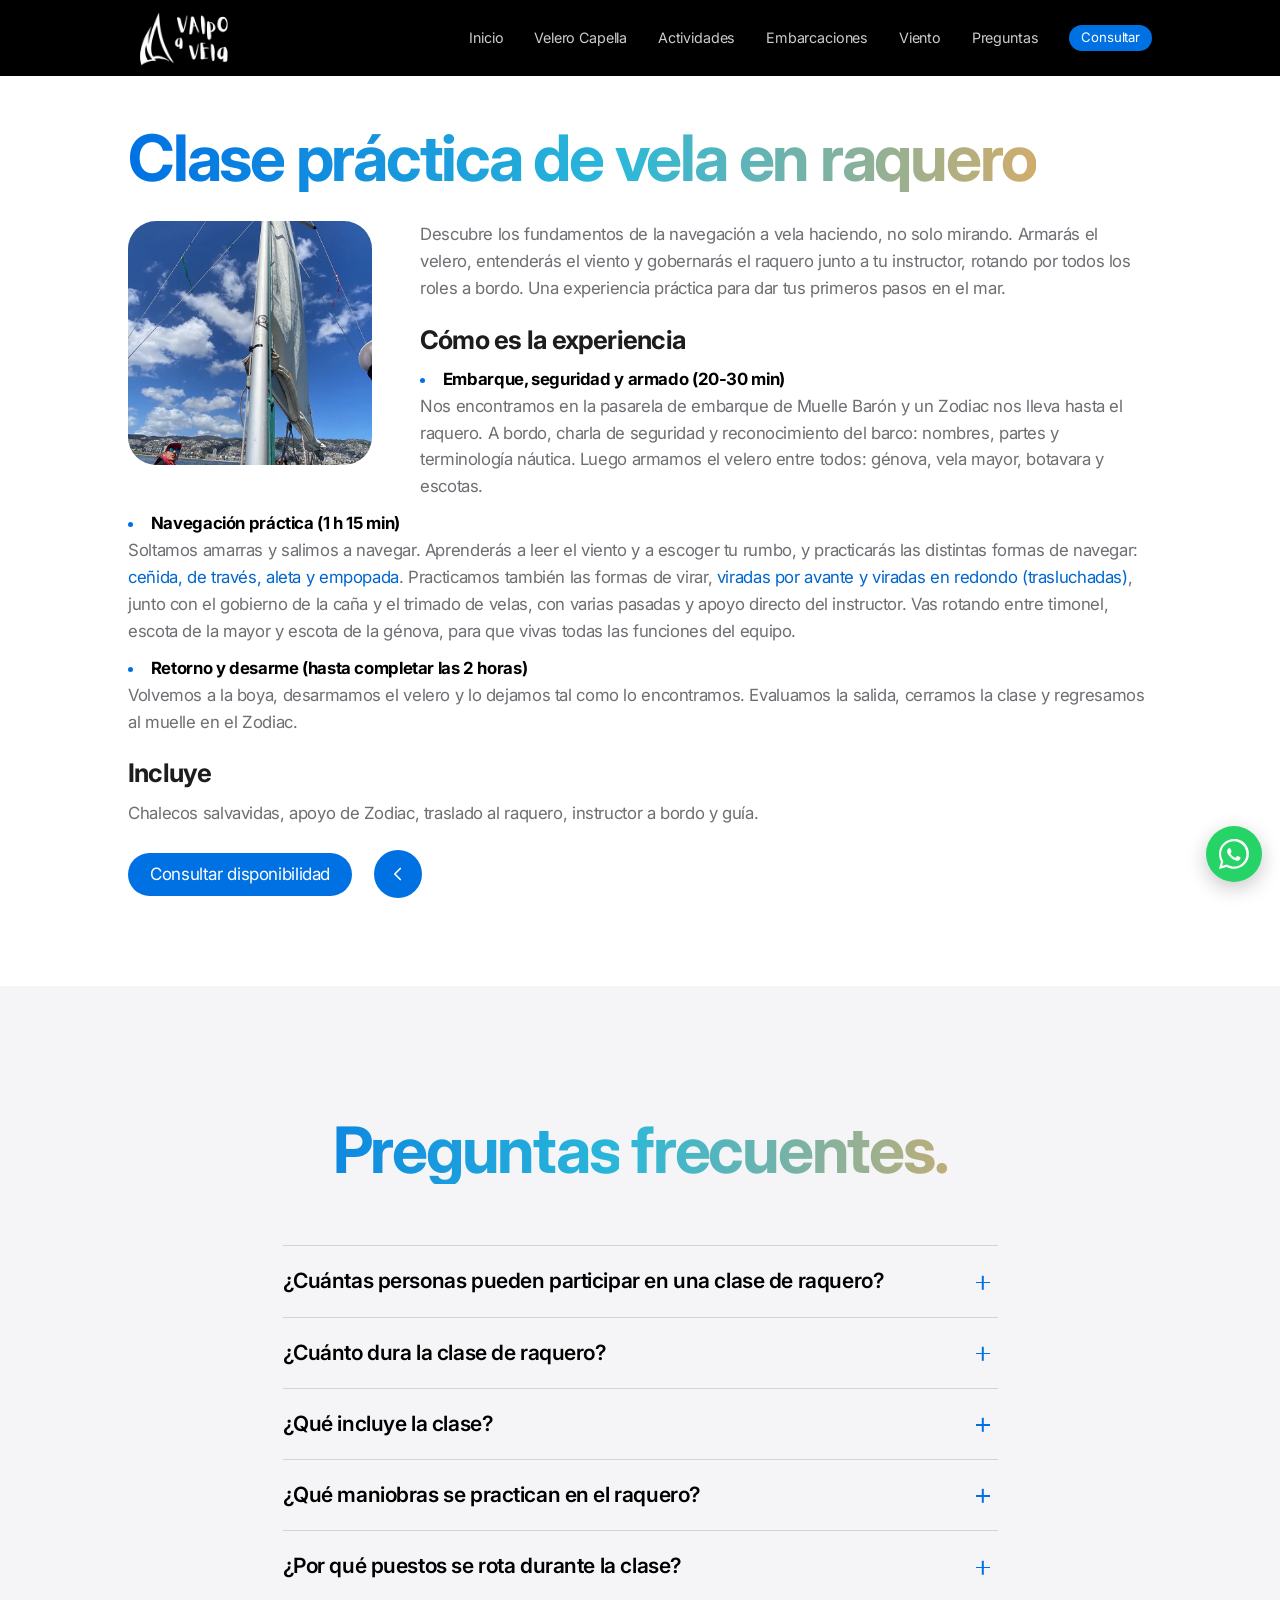
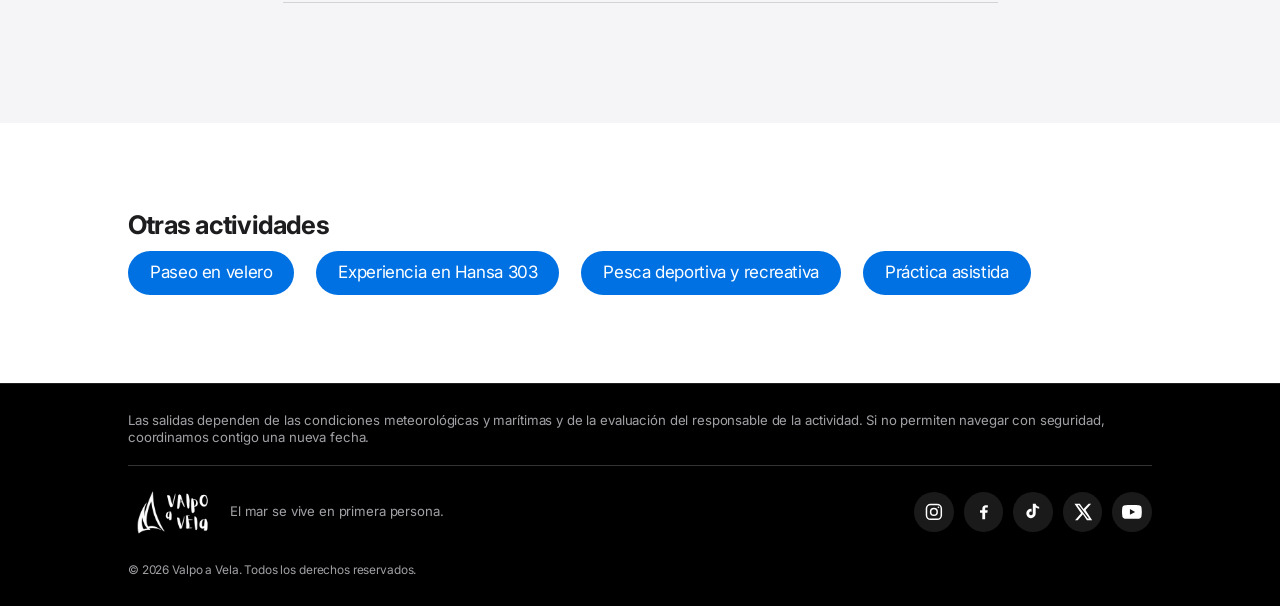
<file: clase-de-vela/index.html>
<!doctype html>
<html lang="es">
  <head>
    <meta charset="utf-8" />
    <!-- Google tag (gtag.js) -->
    <script
      async
      src="https://www.googletagmanager.com/gtag/js?id=G-HR84KEQXGP"
    ></script>
    <script>
      window.dataLayer = window.dataLayer || [];
      function gtag() {
        dataLayer.push(arguments);
      }
      gtag("js", new Date());
      gtag("config", "G-HR84KEQXGP");
    </script>
    <meta name="viewport" content="width=device-width, initial-scale=1, viewport-fit=cover" />
    <meta name="theme-color" content="#ffffff" />
    <title>Clase de vela en Valparaíso | Valpo a Vela</title>
    <meta name="description" content="Clase práctica de vela en raquero en Valparaíso: aprende a leer el viento y a maniobrar con instructor a bordo. 2 horas, hasta 4 personas. Muelle Barón." />
    <link rel="canonical" href="https://valpoavela.cl/clase-de-vela/" />
    <meta property="og:title" content="Clase de vela en Valparaíso | Valpo a Vela" />
    <meta property="og:description" content="Clase práctica de vela en raquero en Valparaíso: aprende a leer el viento y a maniobrar con instructor a bordo. 2 horas, hasta 4 personas. Muelle Barón." />
    <meta property="og:type" content="website" />
    <meta property="og:url" content="https://valpoavela.cl/clase-de-vela/" />
    <meta property="og:image" content="https://valpoavela.cl/fotos/practicando-1.webp" />
    <meta property="og:image:alt" content="Alumnos con chalecos salvavidas practicando vela en un raquero" />
    <meta property="og:locale" content="es_CL" />
    <meta name="twitter:card" content="summary_large_image" />
    <meta name="twitter:title" content="Clase de vela en Valparaíso | Valpo a Vela" />
    <meta name="twitter:description" content="Clase práctica de vela en raquero en Valparaíso: aprende a leer el viento y a maniobrar con instructor a bordo. 2 horas, hasta 4 personas. Muelle Barón." />
    <meta name="twitter:image" content="https://valpoavela.cl/fotos/practicando-1.webp" />
    <meta name="twitter:image:alt" content="Alumnos con chalecos salvavidas practicando vela en un raquero" />
    <link rel="preconnect" href="https://fonts.googleapis.com" />
    <link rel="preconnect" href="https://fonts.gstatic.com" crossorigin />
    <link
      href="https://fonts.googleapis.com/css2?family=Inter:wght@400;500;600;700&display=swap"
      rel="stylesheet"
    />
    <link rel="stylesheet" href="/style.css?v=20261125-header" />
    <link rel="icon" type="image/png" href="/fotos/favicon.png" />
    <link rel="apple-touch-icon" href="/fotos/apple-touch-icon.png" />
    <script type="application/ld+json">
      {
        "@context": "https://schema.org",
        "@graph": [
          {
            "@type": "BreadcrumbList",
            "itemListElement": [
              {
                "@type": "ListItem",
                "position": 1,
                "name": "Inicio",
                "item": "https://valpoavela.cl/"
              },
              {
                "@type": "ListItem",
                "position": 2,
                "name": "Clase de vela en raquero",
                "item": "https://valpoavela.cl/clase-de-vela/"
              }
            ]
          },
          {
            "@type": "Service",
            "name": "Clase práctica de vela en raquero",
            "description": "Descubre los fundamentos de la navegación a vela haciendo, no solo mirando. Armarás el velero, entenderás el viento y gobernarás el raquero junto a tu instructor, rotando por todos los roles a bordo. Una experiencia práctica para dar tus primeros pasos en el mar.",
            "url": "https://valpoavela.cl/clase-de-vela/",
            "provider": {
              "@id": "https://valpoavela.cl/#valpo-a-vela",
              "@type": "LocalBusiness"
            },
            "areaServed": {
              "@type": "City",
              "name": "Valparaíso"
            }
          },
          {
            "@type": "FAQPage",
            "mainEntity": [
              {
                "@type": "Question",
                "name": "¿Cuántas personas pueden participar en una clase de raquero?",
                "acceptedAnswer": {
                  "@type": "Answer",
                  "text": "La clase práctica de raquero tiene un máximo de cuatro participantes. Para paseos en veleros de mayor tamaño, la capacidad se confirma según la embarcación disponible."
                }
              },
              {
                "@type": "Question",
                "name": "¿Cuánto dura la clase de raquero?",
                "acceptedAnswer": {
                  "@type": "Answer",
                  "text": "La duración mínima es de dos horas e incluye el armado, la navegación práctica y el desarme del raquero."
                }
              },
              {
                "@type": "Question",
                "name": "¿Qué incluye la clase?",
                "acceptedAnswer": {
                  "@type": "Answer",
                  "text": "Incluye chalecos salvavidas, apoyo de zodiac, acercamiento al bote, acompañamiento de profesor o instructor, guía y certificado. Consulta al coordinar la reserva cualquier requisito específico de la actividad."
                }
              },
              {
                "@type": "Question",
                "name": "¿Qué maniobras se practican en el raquero?",
                "acceptedAnswer": {
                  "@type": "Answer",
                  "text": "Practicarás viradas por avante y en redondo, también llamadas trasluchadas, además del gobierno con la caña y el ajuste de las velas."
                }
              },
              {
                "@type": "Question",
                "name": "¿Por qué puestos se rota durante la clase?",
                "acceptedAnswer": {
                  "@type": "Answer",
                  "text": "Los participantes rotan entre el timón, la escota de la mayor y la escota de la génova."
                }
              }
            ]
          }
        ]
      }
    </script>
  </head>
  <body class="activity-page">
    <a class="skip" href="#contenido">Saltar al contenido</a>

    <!-- NAVEGACIÓN -->
    <header class="nav" id="nav">
      <div class="nav-in">
        <a class="nav-brand" href="/" aria-label="Valpo a Vela, inicio">
          <img
            src="/fotos/vela.webp"
            alt="Valpo a Vela"
            width="1024"
            height="512"
            loading="lazy"
            decoding="async"
          />
        </a>
        <nav class="nav-links" aria-label="Principal">
          <a href="/">Inicio</a>
          <a href="/#capella">Velero Capella</a>
          <a href="/#actividades">Actividades</a>
          <a href="/#embarcaciones">Embarcaciones</a>
          <a href="/#clima">Viento</a>
          <a href="/#preguntas">Preguntas</a>
          <a class="pill pill-sm" href="/#contacto">Consultar</a>
        </nav>
        <button
          class="nav-toggle"
          id="navToggle"
          type="button"
          aria-expanded="false"
          aria-controls="drawer"
          aria-label="Abrir menú"
        >
          <span></span><span></span>
        </button>
      </div>
    </header>
    <div class="drawer" id="drawer" hidden>
      <a href="/">Inicio</a>
      <a href="/#capella">Velero Capella</a>
      <a href="/#actividades">Actividades</a>
      <a href="/#embarcaciones">Embarcaciones</a>
      <a href="/#clima">Viento</a>
      <a href="/#preguntas">Preguntas frecuentes</a>
      <a href="/#contacto">Contacto</a>
    </div>

    <main id="contenido" tabindex="-1">
      <article class="activity-content" id="inicio">
        <header>
          <h1 class="grad">Clase práctica de vela en raquero</h1>
        </header>
        <div class="activity-layout">
          <img class="activity-photo" src="/fotos/practicando-1.webp" alt="Alumnos con chalecos salvavidas practicando vela en un raquero"
            width="720" height="1280" decoding="async" fetchpriority="high" />
          <div class="activity-description">
            <p>
              Descubre los fundamentos de la navegación a vela haciendo, no solo
              mirando. Armarás el velero, entenderás el viento y gobernarás el
              raquero junto a tu instructor, rotando por todos los roles a
              bordo. Una experiencia práctica para dar tus primeros pasos en el
              mar.
            </p>
            <h3>Cómo es la experiencia</h3>
            <ul class="activity-modal-list">
              <li>
                <strong>Embarque, seguridad y armado (20-30 min)</strong><br />
                Nos encontramos en la pasarela de embarque de Muelle Barón y un
                Zodiac nos lleva hasta el raquero. A bordo, charla de seguridad
                y reconocimiento del barco: nombres, partes y terminología
                náutica. Luego armamos el velero entre todos: génova, vela
                mayor, botavara y escotas.
              </li>
              <li>
                <strong>Navegación práctica (1 h 15 min)</strong><br />
                Soltamos amarras y salimos a navegar. Aprenderás a leer el
                viento y a escoger tu rumbo, y practicarás las distintas formas
                de navegar:
                <span class="activity-modal-accent"
                  >ceñida, de través, aleta y empopada</span
                >. Practicamos también las formas de virar,
                <span class="activity-modal-accent">
                  viradas por avante y viradas en redondo (trasluchadas)</span
                >, junto con el gobierno de la caña y el trimado de velas, con
                varias pasadas y apoyo directo del instructor. Vas rotando entre
                timonel, escota de la mayor y escota de la génova, para que
                vivas todas las funciones del equipo.
              </li>
              <li>
                <strong>Retorno y desarme (hasta completar las 2 horas)</strong
                ><br />
                Volvemos a la boya, desarmamos el velero y lo dejamos tal como
                lo encontramos. Evaluamos la salida, cerramos la clase y
                regresamos al muelle en el Zodiac.
              </li>
            </ul>
            <h3>Incluye</h3>
            <p>
              Chalecos salvavidas, apoyo de Zodiac, traslado al raquero,
              instructor a bordo y guía.
            </p>
            <div class="activity-contact">
              <a class="pill" href="/?actividad=raquero#contacto">Consultar disponibilidad</a>
              <div class="activity-history" role="group" aria-label="Historial de navegación">
                <a class="activity-modal-step" href="/#actividades" data-activity-back aria-label="Atrás">
                  <svg viewBox="0 0 24 24" aria-hidden="true">
                    <path d="m14.5 6-6 6 6 6" />
                  </svg>
                </a>
              </div>
            </div>
          </div>
        </div>
      </article>
      <section class="faq" aria-labelledby="actividad-faq">
        <header class="sec-head">
          <h2 class="grad" id="actividad-faq">Preguntas frecuentes.</h2>
        </header>
        <div class="faq-list">
          <details>
            <summary>
              ¿Cuántas personas pueden participar en una clase de raquero?
            </summary>
            <p>
              La clase práctica de raquero tiene un máximo de cuatro
              participantes. Para paseos en veleros de mayor tamaño, la
              capacidad se confirma según la embarcación disponible.
            </p>
          </details>
          <details>
            <summary>¿Cuánto dura la clase de raquero?</summary>
            <p>La duración mínima es de dos horas e incluye el armado, la navegación práctica y el desarme del raquero.</p>
          </details>
          <details>
            <summary>¿Qué incluye la clase?</summary>
            <p>
              Incluye chalecos salvavidas, apoyo de zodiac, acercamiento al
              bote, acompañamiento de profesor o instructor, guía y certificado.
              Consulta al coordinar la reserva cualquier requisito específico de
              la actividad.
            </p>
          </details>
          <details>
            <summary>¿Qué maniobras se practican en el raquero?</summary>
            <p>Practicarás viradas por avante y en redondo, también llamadas trasluchadas, además del gobierno con la caña y el ajuste de las velas.</p>
          </details>
          <details>
            <summary>¿Por qué puestos se rota durante la clase?</summary>
            <p>Los participantes rotan entre el timón, la escota de la mayor y la escota de la génova.</p>
          </details>
        </div>
      </section>
      <nav class="activity-content activity-related" aria-labelledby="otras-actividades">
        <h2 id="otras-actividades">Otras actividades</h2>
        <ul>
          <li><a class="pill" href="/paseo-en-velero/">Paseo en velero</a></li>
          <li><a class="pill" href="/vela-inclusiva-hansa/">Experiencia en Hansa 303</a></li>
          <li><a class="pill" href="/pesca-deportiva/">Pesca deportiva y recreativa</a></li>
          <li><a class="pill" href="/practica-asistida/">Práctica asistida</a></li>
        </ul>
      </nav>
    </main>

    <footer class="footer">
      <div class="foot-in">
        <p class="notes" id="nota">
          Las salidas dependen de las condiciones meteorológicas y marítimas y
          de la evaluación del responsable de la actividad. Si no permiten
          navegar con seguridad, coordinamos contigo una nueva fecha.
        </p>
        <div class="foot-row">
          <div class="foot-brand">
            <img
              src="/fotos/vela.webp"
              alt="Valpo a Vela"
              width="1024"
              height="512"
              loading="lazy"
              decoding="async"
            />
            <span>El mar se vive en primera persona.</span>
          </div>
          <div class="social" role="group" aria-label="Redes sociales">
            <span class="soc" role="img" aria-label="Instagram"
              ><svg viewBox="0 0 24 24" aria-hidden="true">
                <rect x="3" y="3" width="18" height="18" rx="5" />
                <circle cx="12" cy="12" r="4" />
                <circle class="dot" cx="17.5" cy="6.5" r="1" /></svg
            ></span>
            <span class="soc" role="img" aria-label="Facebook"
              ><svg viewBox="0 0 24 24" aria-hidden="true">
                <path
                  d="M13.5 21v-8h2.7l.4-3h-3.1V8.1c0-.9.3-1.5 1.6-1.5h1.7V3.9c-.3 0-1.3-.1-2.5-.1-2.5 0-4.2 1.5-4.2 4.3V10H7.3v3h2.8v8h3.4Z"
                /></svg
            ></span>
            <span class="soc" role="img" aria-label="TikTok"
              ><svg viewBox="0 0 24 24" aria-hidden="true">
                <path
                  d="M19.6 8.2a6.9 6.9 0 0 1-4.2-1.4v7.1a5.7 5.7 0 1 1-5-5.7v3.6a2.2 2.2 0 1 0 1.5 2.1V2h3.5c.2 2 1.8 3.6 4.2 3.8v2.4Z"
                /></svg
            ></span>
            <span class="soc" role="img" aria-label="X"
              ><svg viewBox="0 0 24 24" aria-hidden="true">
                <path
                  d="M18.9 2H22l-6.8 7.8L23.2 22h-6.3L12 14.8 5.7 22H2.5l7.3-8.4L1.8 2h6.5l4.4 6.6L18.9 2Zm-1.1 18h1.7L7.3 3.9H5.5L17.8 20Z"
                /></svg
            ></span>
            <span class="soc" role="img" aria-label="YouTube"
              ><svg viewBox="0 0 24 24" aria-hidden="true">
                <path
                  d="M23.5 6.2a3 3 0 0 0-2.1-2.1C19.5 3.6 12 3.6 12 3.6s-7.5 0-9.4.5A3 3 0 0 0 .5 6.2 31 31 0 0 0 0 12a31 31 0 0 0 .5 5.8 3 3 0 0 0 2.1 2.1c1.9.5 9.4.5 9.4.5s7.5 0 9.4-.5a3 3 0 0 0 2.1-2.1A31 31 0 0 0 24 12a31 31 0 0 0-.5-5.8ZM9.6 15.6V8.4l6.3 3.6-6.3 3.6Z"
                /></svg
            ></span>
          </div>
        </div>
        <p class="copy">
          © <span id="year"></span> Valpo a Vela. Todos los derechos reservados.
        </p>
      </div>
    </footer>

    <a
      href="#inicio"
      class="back-to-top"
      aria-label="Volver arriba"
      aria-hidden="true"
      title="Volver arriba"
    >
      <svg viewBox="0 0 24 24" aria-hidden="true">
        <path d="M12 19V5M5 12l7-7 7 7" />
      </svg>
    </a>

    <a
      href="https://wa.me/56993145696?text=Hola,%20necesito%20información"
      class="wa"
      target="_blank"
      rel="noopener noreferrer"
      title="Contactar por WhatsApp"
      aria-label="Contactar por WhatsApp"
    >
      <svg
        xmlns="http://www.w3.org/2000/svg"
        viewBox="0 0 32 32"
        width="30"
        height="30"
        fill="white"
        aria-hidden="true"
      >
        <path
          d="M16 0c-8.837 0-16 7.163-16 16 0 2.825 0.737 5.607 2.137 8.048l-2.137 7.852 8.012-2.102c2.373 1.286 5.056 1.962 7.988 1.962 8.837 0 16-7.163 16-16s-7.163-16-16-16zM16 29.467c-2.482 0-4.908-0.646-7.04-1.872l-0.5-0.292-5.183 1.36 1.385-5.053-0.325-0.518c-1.341-2.142-2.05-4.639-2.05-7.192 0-7.435 6.044-13.479 13.479-13.479 7.435 0 13.479 6.044 13.479 13.479s-6.044 13.477-13.479 13.477zM22.251 19.332c-0.354-0.177-2.094-1.033-2.418-1.151-0.324-0.118-0.56-0.177-0.796 0.177-0.236 0.354-0.914 1.151-1.12 1.388-0.206 0.236-0.413 0.265-0.767 0.088-0.354-0.177-1.491-0.549-2.842-1.751-1.05-0.937-1.758-2.093-1.964-2.447-0.206-0.354-0.022-0.545 0.155-0.722 0.159-0.159 0.354-0.413 0.531-0.619 0.177-0.206 0.236-0.354 0.354-0.59 0.118-0.236 0.059-0.443-0.03-0.619s-0.796-1.918-1.092-2.624c-0.288-0.686-0.582-0.593-0.796-0.603-0.206-0.01-0.443-0.01-0.679-0.01s-0.619 0.088-0.943 0.443c-0.324 0.354-1.238 1.209-1.238 2.947s1.268 3.42 1.445 3.656c0.177 0.236 2.494 3.807 6.043 5.337 0.844 0.365 1.503 0.583 2.018 0.746 0.847 0.269 1.618 0.231 2.226 0.14 0.679-0.101 2.094-0.856 2.39-1.683 0.295-0.827 0.295-1.536 0.206-1.683-0.089-0.147-0.324-0.236-0.678-0.413z"
        />
      </svg>
    </a>

    <script src="/script.js?v=20261125-header"></script>
  </body>
</html>
</file>
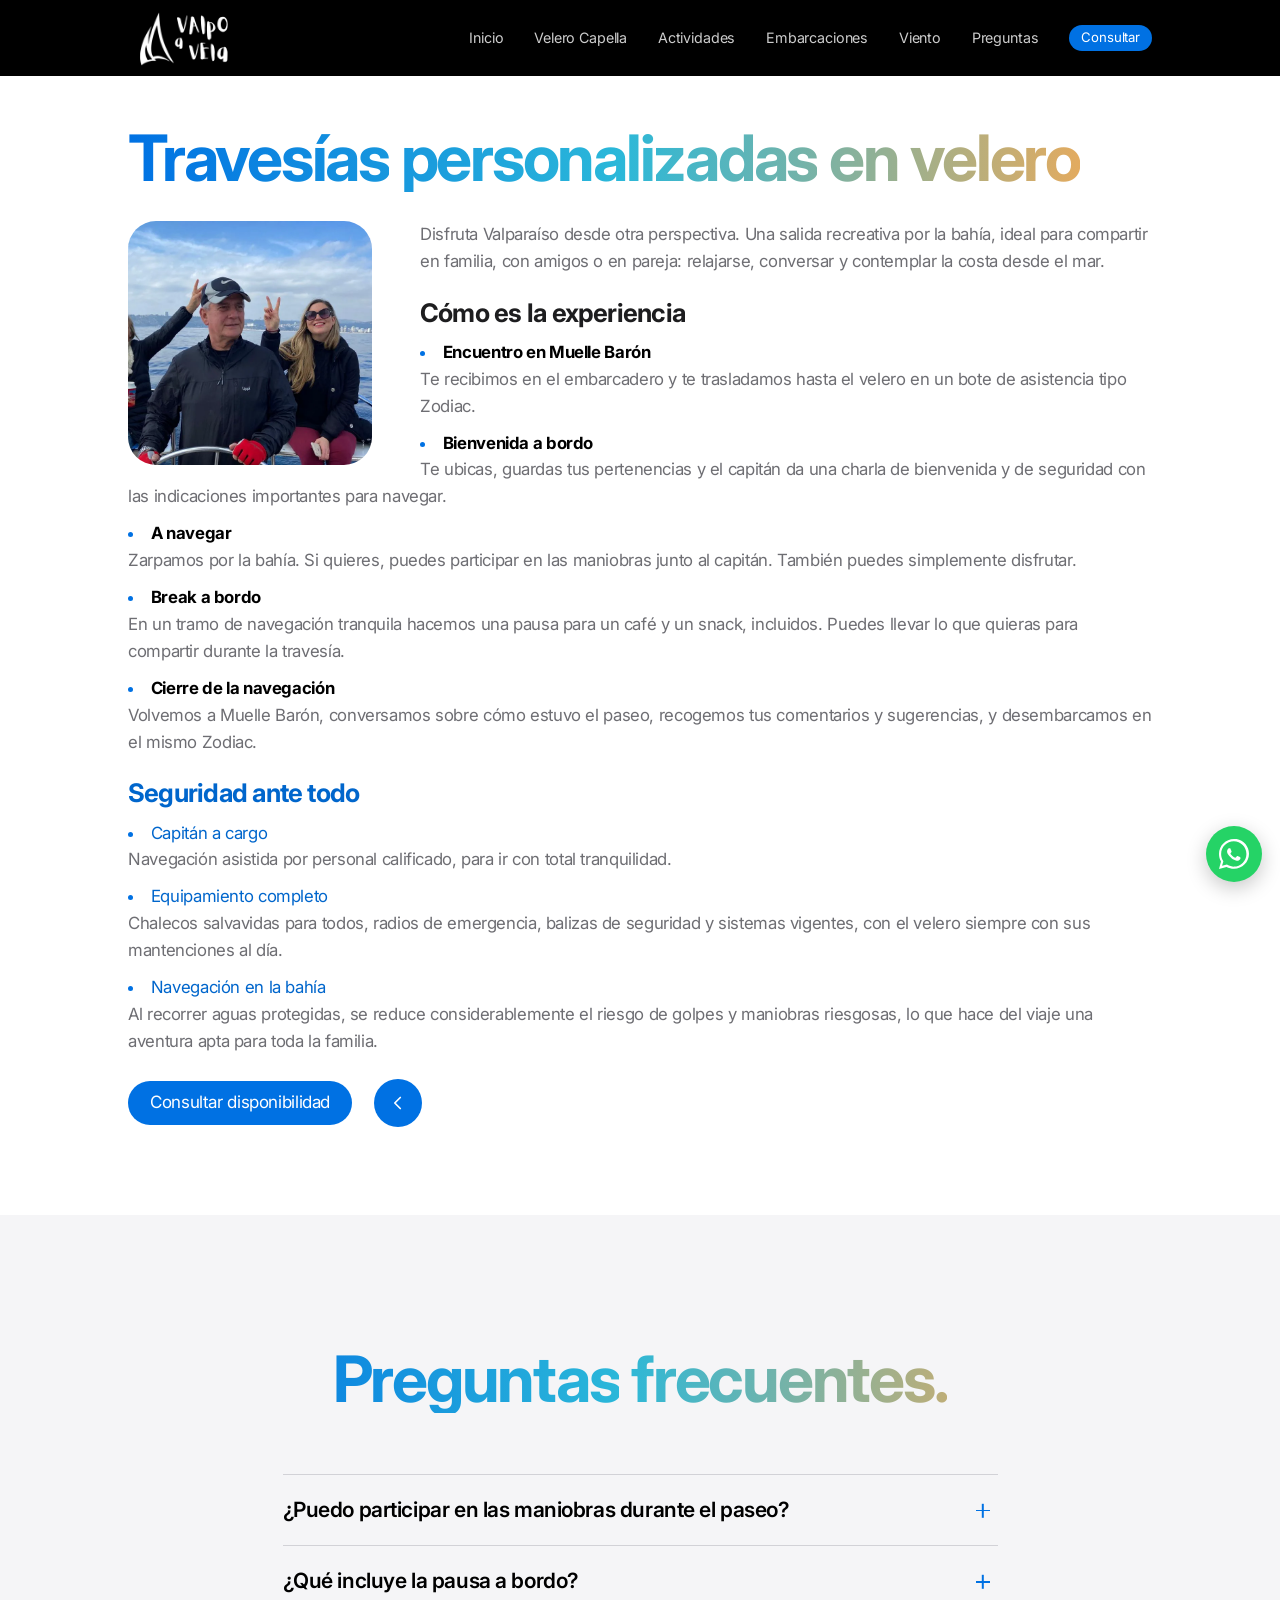
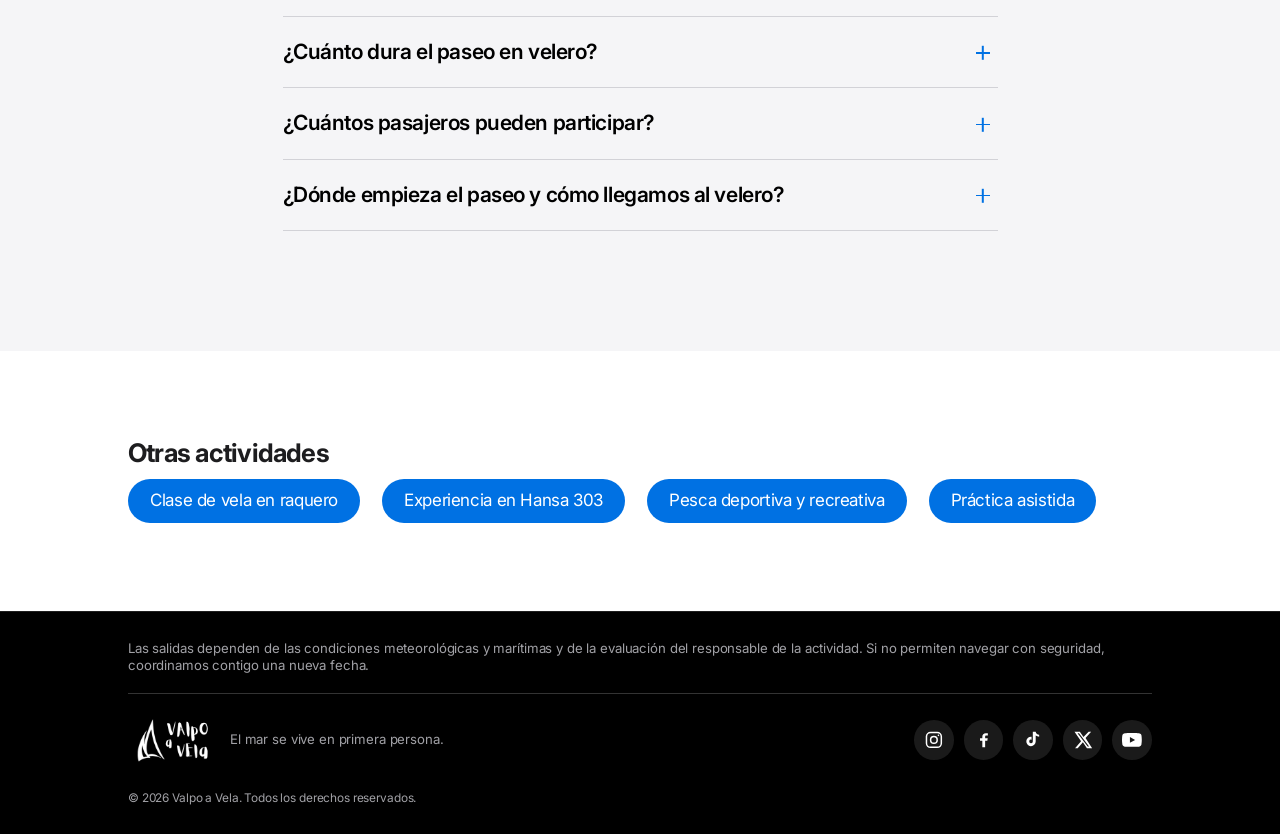
<file: paseo-en-velero/index.html>
<!doctype html>
<html lang="es">
  <head>
    <meta charset="utf-8" />
    <!-- Google tag (gtag.js) -->
    <script
      async
      src="https://www.googletagmanager.com/gtag/js?id=G-HR84KEQXGP"
    ></script>
    <script>
      window.dataLayer = window.dataLayer || [];
      function gtag() {
        dataLayer.push(arguments);
      }
      gtag("js", new Date());
      gtag("config", "G-HR84KEQXGP");
    </script>
    <meta name="viewport" content="width=device-width, initial-scale=1, viewport-fit=cover" />
    <meta name="theme-color" content="#ffffff" />
    <title>Paseo en velero en Valparaíso | Valpo a Vela</title>
    <meta name="description" content="Paseo en velero por la bahía de Valparaíso con capitán a bordo: hasta 6 pasajeros, desde 3 horas, café y snack incluidos. Zarpe desde Muelle Barón." />
    <link rel="canonical" href="https://valpoavela.cl/paseo-en-velero/" />
    <meta property="og:title" content="Paseo en velero en Valparaíso | Valpo a Vela" />
    <meta property="og:description" content="Paseo en velero por la bahía de Valparaíso con capitán a bordo: hasta 6 pasajeros, desde 3 horas, café y snack incluidos. Zarpe desde Muelle Barón." />
    <meta property="og:type" content="website" />
    <meta property="og:url" content="https://valpoavela.cl/paseo-en-velero/" />
    <meta property="og:image" content="https://valpoavela.cl/fotos/capella-03.webp" />
    <meta property="og:image:alt" content="Pasajeros a bordo del velero Capella en la bahía de Valparaíso" />
    <meta property="og:locale" content="es_CL" />
    <meta name="twitter:card" content="summary_large_image" />
    <meta name="twitter:title" content="Paseo en velero en Valparaíso | Valpo a Vela" />
    <meta name="twitter:description" content="Paseo en velero por la bahía de Valparaíso con capitán a bordo: hasta 6 pasajeros, desde 3 horas, café y snack incluidos. Zarpe desde Muelle Barón." />
    <meta name="twitter:image" content="https://valpoavela.cl/fotos/capella-03.webp" />
    <meta name="twitter:image:alt" content="Pasajeros a bordo del velero Capella en la bahía de Valparaíso" />
    <link rel="preconnect" href="https://fonts.googleapis.com" />
    <link rel="preconnect" href="https://fonts.gstatic.com" crossorigin />
    <link
      href="https://fonts.googleapis.com/css2?family=Inter:wght@400;500;600;700&display=swap"
      rel="stylesheet"
    />
    <link rel="stylesheet" href="/style.css?v=20261125-header" />
    <link rel="icon" type="image/png" href="/fotos/favicon.png" />
    <link rel="apple-touch-icon" href="/fotos/apple-touch-icon.png" />
    <script type="application/ld+json">
      {
        "@context": "https://schema.org",
        "@graph": [
          {
            "@type": "BreadcrumbList",
            "itemListElement": [
              {
                "@type": "ListItem",
                "position": 1,
                "name": "Inicio",
                "item": "https://valpoavela.cl/"
              },
              {
                "@type": "ListItem",
                "position": 2,
                "name": "Paseo en velero",
                "item": "https://valpoavela.cl/paseo-en-velero/"
              }
            ]
          },
          {
            "@type": "Service",
            "name": "Paseo en velero en Valparaíso",
            "description": "Disfruta Valparaíso desde otra perspectiva. Una salida recreativa por la bahía, ideal para compartir en familia, con amigos o en pareja: relajarse, conversar y contemplar la costa desde el mar.",
            "url": "https://valpoavela.cl/paseo-en-velero/",
            "provider": {
              "@id": "https://valpoavela.cl/#valpo-a-vela",
              "@type": "LocalBusiness"
            },
            "areaServed": {
              "@type": "City",
              "name": "Valparaíso"
            }
          },
          {
            "@type": "FAQPage",
            "mainEntity": [
              {
                "@type": "Question",
                "name": "¿Puedo participar en las maniobras durante el paseo?",
                "acceptedAnswer": {
                  "@type": "Answer",
                  "text": "Sí. Puedes participar junto al capitán durante la navegación o disfrutar el paseo desde el velero."
                }
              },
              {
                "@type": "Question",
                "name": "¿Qué incluye la pausa a bordo?",
                "acceptedAnswer": {
                  "@type": "Answer",
                  "text": "Durante la travesía se hace una pausa para un café y un snack, ambos incluidos. Puedes llevar algo para compartir."
                }
              },
              {
                "@type": "Question",
                "name": "¿Cuánto dura el paseo en velero?",
                "acceptedAnswer": {
                  "@type": "Answer",
                  "text": "La duración mínima es de tres horas."
                }
              },
              {
                "@type": "Question",
                "name": "¿Cuántos pasajeros pueden participar?",
                "acceptedAnswer": {
                  "@type": "Answer",
                  "text": "Pueden embarcar hasta seis pasajeros, además del capitán."
                }
              },
              {
                "@type": "Question",
                "name": "¿Dónde empieza el paseo y cómo llegamos al velero?",
                "acceptedAnswer": {
                  "@type": "Answer",
                  "text": "Nos encontramos en el embarcadero de Muelle Barón. Desde ahí, un Zodiac te lleva hasta el velero."
                }
              }
            ]
          }
        ]
      }
    </script>
  </head>
  <body class="activity-page">
    <a class="skip" href="#contenido">Saltar al contenido</a>

    <!-- NAVEGACIÓN -->
    <header class="nav" id="nav">
      <div class="nav-in">
        <a class="nav-brand" href="/" aria-label="Valpo a Vela, inicio">
          <img
            src="/fotos/vela.webp"
            alt="Valpo a Vela"
            width="1024"
            height="512"
            loading="lazy"
            decoding="async"
          />
        </a>
        <nav class="nav-links" aria-label="Principal">
          <a href="/">Inicio</a>
          <a href="/#capella">Velero Capella</a>
          <a href="/#actividades">Actividades</a>
          <a href="/#embarcaciones">Embarcaciones</a>
          <a href="/#clima">Viento</a>
          <a href="/#preguntas">Preguntas</a>
          <a class="pill pill-sm" href="/#contacto">Consultar</a>
        </nav>
        <button
          class="nav-toggle"
          id="navToggle"
          type="button"
          aria-expanded="false"
          aria-controls="drawer"
          aria-label="Abrir menú"
        >
          <span></span><span></span>
        </button>
      </div>
    </header>
    <div class="drawer" id="drawer" hidden>
      <a href="/">Inicio</a>
      <a href="/#capella">Velero Capella</a>
      <a href="/#actividades">Actividades</a>
      <a href="/#embarcaciones">Embarcaciones</a>
      <a href="/#clima">Viento</a>
      <a href="/#preguntas">Preguntas frecuentes</a>
      <a href="/#contacto">Contacto</a>
    </div>

    <main id="contenido" tabindex="-1">
      <article class="activity-content" id="inicio">
        <header>
          <h1 class="grad">Travesías personalizadas en velero</h1>
        </header>
        <div class="activity-layout">
          <img class="activity-photo" src="/fotos/capella-03.webp" alt="Pasajeros a bordo del velero Capella en la bahía de Valparaíso"
            width="1280" height="720" decoding="async" fetchpriority="high" />
          <div class="activity-description">
            <p>
              Disfruta Valparaíso desde otra perspectiva. Una salida recreativa
              por la bahía, ideal para compartir en familia, con amigos o en
              pareja: relajarse, conversar y contemplar la costa desde el mar.
            </p>
            <h3>Cómo es la experiencia</h3>
            <ul class="activity-modal-list">
              <li>
                <strong>Encuentro en Muelle Barón</strong><br />
                Te recibimos en el embarcadero y te trasladamos hasta el velero
                en un bote de asistencia tipo Zodiac.
              </li>
              <li>
                <strong>Bienvenida a bordo</strong><br />
                Te ubicas, guardas tus pertenencias y el capitán da una charla
                de bienvenida y de seguridad con las indicaciones importantes
                para navegar.
              </li>
              <li>
                <strong>A navegar</strong><br />
                Zarpamos por la bahía. Si quieres, puedes participar en las
                maniobras junto al capitán. También puedes simplemente
                disfrutar.
              </li>
              <li>
                <strong>Break a bordo</strong><br />
                En un tramo de navegación tranquila hacemos una pausa para un
                café y un snack, incluidos. Puedes llevar lo que quieras para
                compartir durante la travesía.
              </li>
              <li>
                <strong>Cierre de la navegación</strong><br />
                Volvemos a Muelle Barón, conversamos sobre cómo estuvo el paseo,
                recogemos tus comentarios y sugerencias, y desembarcamos en el
                mismo Zodiac.
              </li>
            </ul>
            <h3><span class="activity-modal-accent">Seguridad ante todo</span></h3>
            <ul class="activity-modal-list">
              <li>
                <span class="activity-modal-accent">Capitán a cargo</span><br />
                Navegación asistida por personal calificado, para ir con total
                tranquilidad.
              </li>
              <li>
                <span class="activity-modal-accent">Equipamiento completo</span><br />
                Chalecos salvavidas para todos, radios de emergencia, balizas de
                seguridad y sistemas vigentes, con el velero siempre con sus
                mantenciones al día.
              </li>
              <li>
                <span class="activity-modal-accent">Navegación en la bahía</span><br />
                Al recorrer aguas protegidas, se reduce considerablemente el
                riesgo de golpes y maniobras riesgosas, lo que hace del viaje
                una aventura apta para toda la familia.
              </li>
            </ul>
            <div class="activity-contact">
              <a class="pill" href="/?actividad=yate#contacto">Consultar disponibilidad</a>
              <div class="activity-history" role="group" aria-label="Historial de navegación">
                <a class="activity-modal-step" href="/#actividades" data-activity-back aria-label="Atrás">
                  <svg viewBox="0 0 24 24" aria-hidden="true">
                    <path d="m14.5 6-6 6 6 6" />
                  </svg>
                </a>
              </div>
            </div>
          </div>
        </div>
      </article>
      <section class="faq" aria-labelledby="actividad-faq">
        <header class="sec-head">
          <h2 class="grad" id="actividad-faq">Preguntas frecuentes.</h2>
        </header>
        <div class="faq-list">
          <details>
            <summary>¿Puedo participar en las maniobras durante el paseo?</summary>
            <p>Sí. Puedes participar junto al capitán durante la navegación o disfrutar el paseo desde el velero.</p>
          </details>
          <details>
            <summary>¿Qué incluye la pausa a bordo?</summary>
            <p>Durante la travesía se hace una pausa para un café y un snack, ambos incluidos. Puedes llevar algo para compartir.</p>
          </details>
          <details>
            <summary>¿Cuánto dura el paseo en velero?</summary>
            <p>La duración mínima es de tres horas.</p>
          </details>
          <details>
            <summary>¿Cuántos pasajeros pueden participar?</summary>
            <p>Pueden embarcar hasta seis pasajeros, además del capitán.</p>
          </details>
          <details>
            <summary>¿Dónde empieza el paseo y cómo llegamos al velero?</summary>
            <p>Nos encontramos en el embarcadero de Muelle Barón. Desde ahí, un Zodiac te lleva hasta el velero.</p>
          </details>
        </div>
      </section>
      <nav class="activity-content activity-related" aria-labelledby="otras-actividades">
        <h2 id="otras-actividades">Otras actividades</h2>
        <ul>
          <li><a class="pill" href="/clase-de-vela/">Clase de vela en raquero</a></li>
          <li><a class="pill" href="/vela-inclusiva-hansa/">Experiencia en Hansa 303</a></li>
          <li><a class="pill" href="/pesca-deportiva/">Pesca deportiva y recreativa</a></li>
          <li><a class="pill" href="/practica-asistida/">Práctica asistida</a></li>
        </ul>
      </nav>
    </main>

    <footer class="footer">
      <div class="foot-in">
        <p class="notes" id="nota">
          Las salidas dependen de las condiciones meteorológicas y marítimas y
          de la evaluación del responsable de la actividad. Si no permiten
          navegar con seguridad, coordinamos contigo una nueva fecha.
        </p>
        <div class="foot-row">
          <div class="foot-brand">
            <img
              src="/fotos/vela.webp"
              alt="Valpo a Vela"
              width="1024"
              height="512"
              loading="lazy"
              decoding="async"
            />
            <span>El mar se vive en primera persona.</span>
          </div>
          <div class="social" role="group" aria-label="Redes sociales">
            <span class="soc" role="img" aria-label="Instagram"
              ><svg viewBox="0 0 24 24" aria-hidden="true">
                <rect x="3" y="3" width="18" height="18" rx="5" />
                <circle cx="12" cy="12" r="4" />
                <circle class="dot" cx="17.5" cy="6.5" r="1" /></svg
            ></span>
            <span class="soc" role="img" aria-label="Facebook"
              ><svg viewBox="0 0 24 24" aria-hidden="true">
                <path
                  d="M13.5 21v-8h2.7l.4-3h-3.1V8.1c0-.9.3-1.5 1.6-1.5h1.7V3.9c-.3 0-1.3-.1-2.5-.1-2.5 0-4.2 1.5-4.2 4.3V10H7.3v3h2.8v8h3.4Z"
                /></svg
            ></span>
            <span class="soc" role="img" aria-label="TikTok"
              ><svg viewBox="0 0 24 24" aria-hidden="true">
                <path
                  d="M19.6 8.2a6.9 6.9 0 0 1-4.2-1.4v7.1a5.7 5.7 0 1 1-5-5.7v3.6a2.2 2.2 0 1 0 1.5 2.1V2h3.5c.2 2 1.8 3.6 4.2 3.8v2.4Z"
                /></svg
            ></span>
            <span class="soc" role="img" aria-label="X"
              ><svg viewBox="0 0 24 24" aria-hidden="true">
                <path
                  d="M18.9 2H22l-6.8 7.8L23.2 22h-6.3L12 14.8 5.7 22H2.5l7.3-8.4L1.8 2h6.5l4.4 6.6L18.9 2Zm-1.1 18h1.7L7.3 3.9H5.5L17.8 20Z"
                /></svg
            ></span>
            <span class="soc" role="img" aria-label="YouTube"
              ><svg viewBox="0 0 24 24" aria-hidden="true">
                <path
                  d="M23.5 6.2a3 3 0 0 0-2.1-2.1C19.5 3.6 12 3.6 12 3.6s-7.5 0-9.4.5A3 3 0 0 0 .5 6.2 31 31 0 0 0 0 12a31 31 0 0 0 .5 5.8 3 3 0 0 0 2.1 2.1c1.9.5 9.4.5 9.4.5s7.5 0 9.4-.5a3 3 0 0 0 2.1-2.1A31 31 0 0 0 24 12a31 31 0 0 0-.5-5.8ZM9.6 15.6V8.4l6.3 3.6-6.3 3.6Z"
                /></svg
            ></span>
          </div>
        </div>
        <p class="copy">
          © <span id="year"></span> Valpo a Vela. Todos los derechos reservados.
        </p>
      </div>
    </footer>

    <a
      href="#inicio"
      class="back-to-top"
      aria-label="Volver arriba"
      aria-hidden="true"
      title="Volver arriba"
    >
      <svg viewBox="0 0 24 24" aria-hidden="true">
        <path d="M12 19V5M5 12l7-7 7 7" />
      </svg>
    </a>

    <a
      href="https://wa.me/56993145696?text=Hola,%20necesito%20información"
      class="wa"
      target="_blank"
      rel="noopener noreferrer"
      title="Contactar por WhatsApp"
      aria-label="Contactar por WhatsApp"
    >
      <svg
        xmlns="http://www.w3.org/2000/svg"
        viewBox="0 0 32 32"
        width="30"
        height="30"
        fill="white"
        aria-hidden="true"
      >
        <path
          d="M16 0c-8.837 0-16 7.163-16 16 0 2.825 0.737 5.607 2.137 8.048l-2.137 7.852 8.012-2.102c2.373 1.286 5.056 1.962 7.988 1.962 8.837 0 16-7.163 16-16s-7.163-16-16-16zM16 29.467c-2.482 0-4.908-0.646-7.04-1.872l-0.5-0.292-5.183 1.36 1.385-5.053-0.325-0.518c-1.341-2.142-2.05-4.639-2.05-7.192 0-7.435 6.044-13.479 13.479-13.479 7.435 0 13.479 6.044 13.479 13.479s-6.044 13.477-13.479 13.477zM22.251 19.332c-0.354-0.177-2.094-1.033-2.418-1.151-0.324-0.118-0.56-0.177-0.796 0.177-0.236 0.354-0.914 1.151-1.12 1.388-0.206 0.236-0.413 0.265-0.767 0.088-0.354-0.177-1.491-0.549-2.842-1.751-1.05-0.937-1.758-2.093-1.964-2.447-0.206-0.354-0.022-0.545 0.155-0.722 0.159-0.159 0.354-0.413 0.531-0.619 0.177-0.206 0.236-0.354 0.354-0.59 0.118-0.236 0.059-0.443-0.03-0.619s-0.796-1.918-1.092-2.624c-0.288-0.686-0.582-0.593-0.796-0.603-0.206-0.01-0.443-0.01-0.679-0.01s-0.619 0.088-0.943 0.443c-0.324 0.354-1.238 1.209-1.238 2.947s1.268 3.42 1.445 3.656c0.177 0.236 2.494 3.807 6.043 5.337 0.844 0.365 1.503 0.583 2.018 0.746 0.847 0.269 1.618 0.231 2.226 0.14 0.679-0.101 2.094-0.856 2.39-1.683 0.295-0.827 0.295-1.536 0.206-1.683-0.089-0.147-0.324-0.236-0.678-0.413z"
        />
      </svg>
    </a>

    <script src="/script.js?v=20261125-header"></script>
  </body>
</html>
</file>
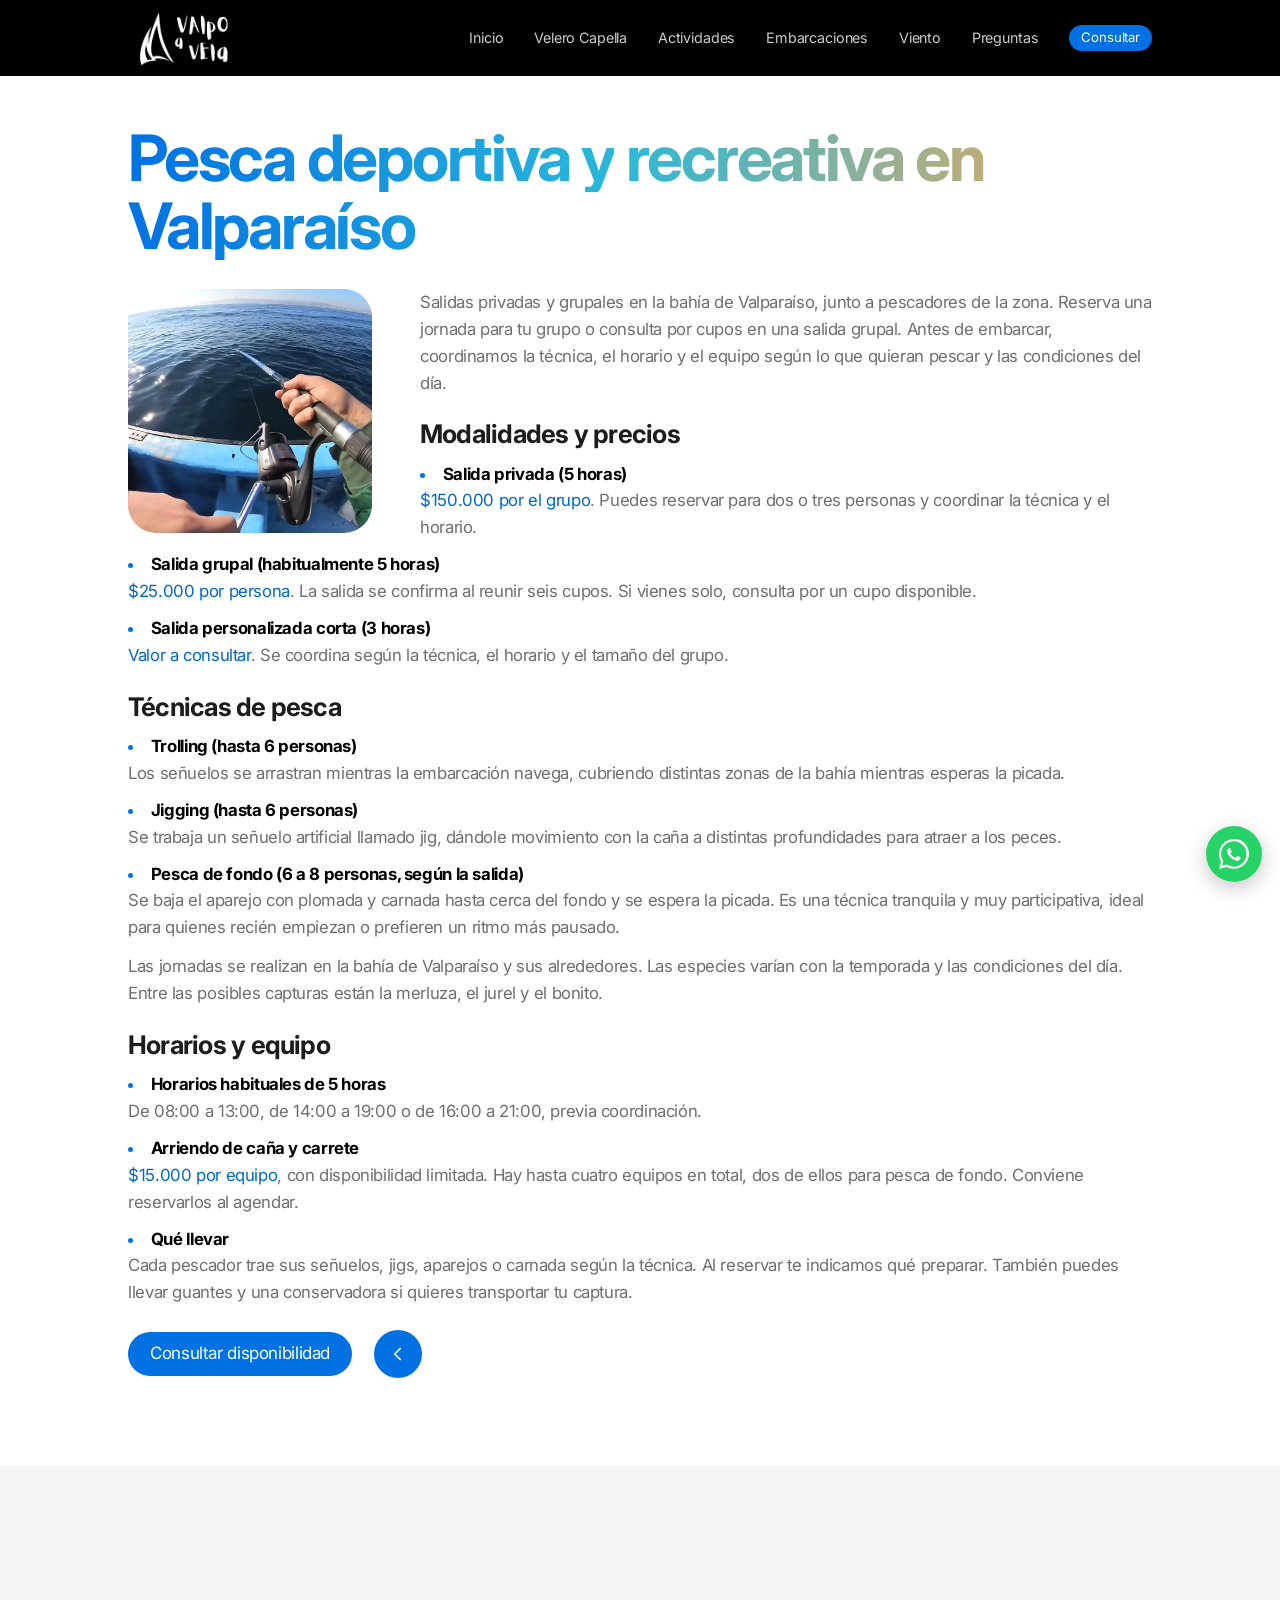
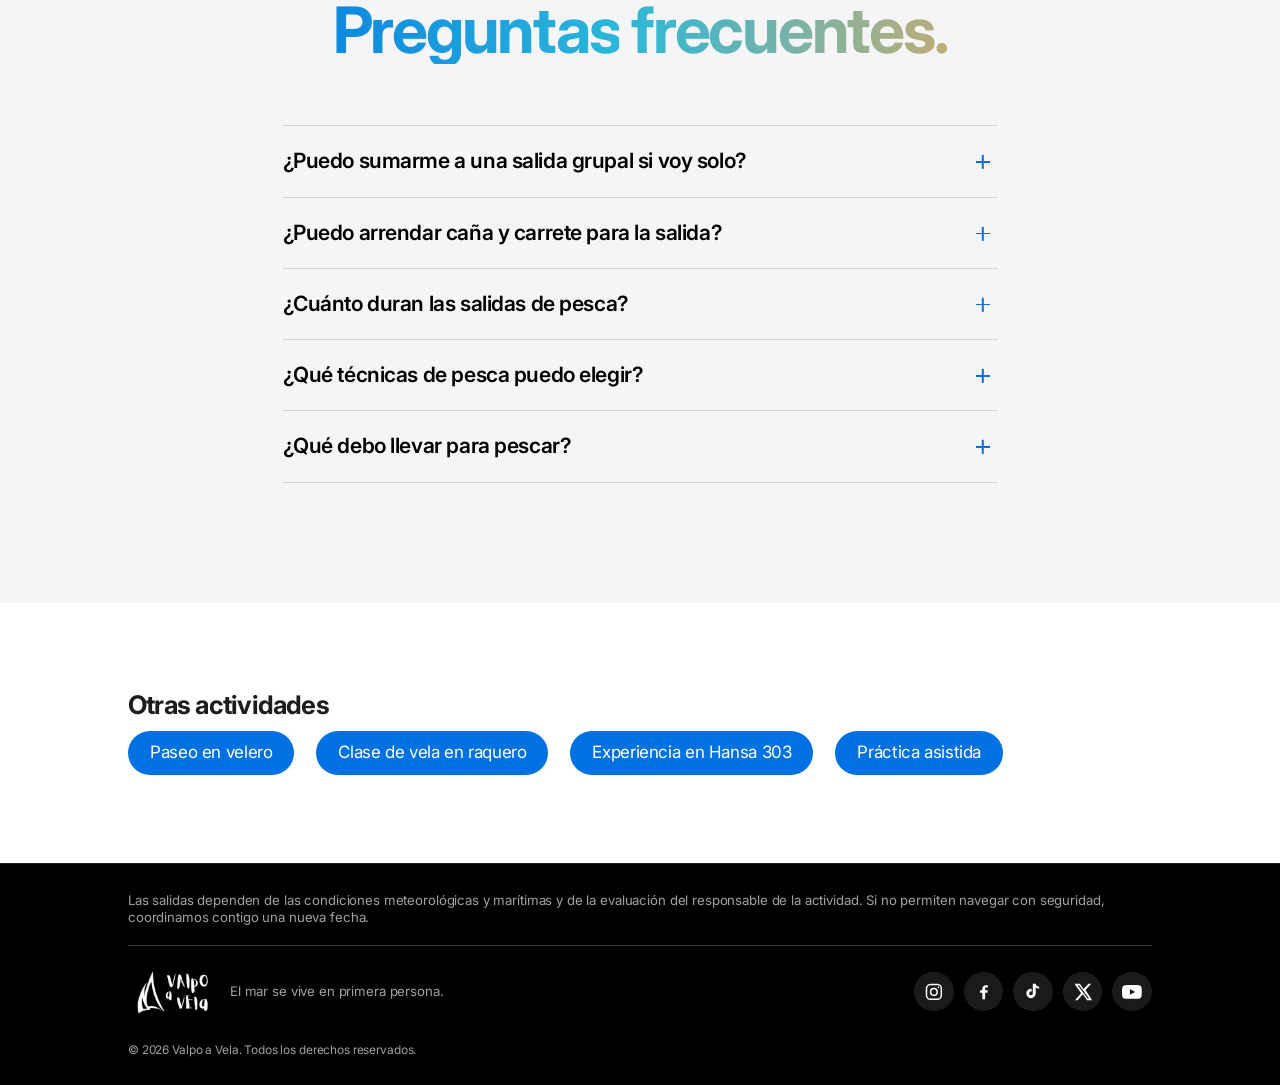
<file: pesca-deportiva/index.html>
<!doctype html>
<html lang="es">
  <head>
    <meta charset="utf-8" />
    <!-- Google tag (gtag.js) -->
    <script
      async
      src="https://www.googletagmanager.com/gtag/js?id=G-HR84KEQXGP"
    ></script>
    <script>
      window.dataLayer = window.dataLayer || [];
      function gtag() {
        dataLayer.push(arguments);
      }
      gtag("js", new Date());
      gtag("config", "G-HR84KEQXGP");
    </script>
    <meta name="viewport" content="width=device-width, initial-scale=1, viewport-fit=cover" />
    <meta name="theme-color" content="#ffffff" />
    <title>Pesca deportiva en Valparaíso | Valpo a Vela</title>
    <meta name="description" content="Pesca deportiva y recreativa en Valparaíso: salidas privadas o grupales con pescadores de la zona, desde $25.000 por persona. Zarpe desde Muelle Barón." />
    <link rel="canonical" href="https://valpoavela.cl/pesca-deportiva/" />
    <meta property="og:title" content="Pesca deportiva en Valparaíso | Valpo a Vela" />
    <meta property="og:description" content="Pesca deportiva y recreativa en Valparaíso: salidas privadas o grupales con pescadores de la zona, desde $25.000 por persona. Zarpe desde Muelle Barón." />
    <meta property="og:type" content="website" />
    <meta property="og:url" content="https://valpoavela.cl/pesca-deportiva/" />
    <meta property="og:image" content="https://valpoavela.cl/fotos/pesca1.webp" />
    <meta property="og:image:alt" content="Pasajera a bordo de una embarcación de pesca en la bahía de Valparaíso" />
    <meta property="og:locale" content="es_CL" />
    <meta name="twitter:card" content="summary_large_image" />
    <meta name="twitter:title" content="Pesca deportiva en Valparaíso | Valpo a Vela" />
    <meta name="twitter:description" content="Pesca deportiva y recreativa en Valparaíso: salidas privadas o grupales con pescadores de la zona, desde $25.000 por persona. Zarpe desde Muelle Barón." />
    <meta name="twitter:image" content="https://valpoavela.cl/fotos/pesca1.webp" />
    <meta name="twitter:image:alt" content="Pasajera a bordo de una embarcación de pesca en la bahía de Valparaíso" />
    <link rel="preconnect" href="https://fonts.googleapis.com" />
    <link rel="preconnect" href="https://fonts.gstatic.com" crossorigin />
    <link
      href="https://fonts.googleapis.com/css2?family=Inter:wght@400;500;600;700&display=swap"
      rel="stylesheet"
    />
    <link rel="stylesheet" href="/style.css?v=20261125-header" />
    <link rel="icon" type="image/png" href="/fotos/favicon.png" />
    <link rel="apple-touch-icon" href="/fotos/apple-touch-icon.png" />
    <script type="application/ld+json">
      {
        "@context": "https://schema.org",
        "@graph": [
          {
            "@type": "BreadcrumbList",
            "itemListElement": [
              {
                "@type": "ListItem",
                "position": 1,
                "name": "Inicio",
                "item": "https://valpoavela.cl/"
              },
              {
                "@type": "ListItem",
                "position": 2,
                "name": "Pesca deportiva y recreativa",
                "item": "https://valpoavela.cl/pesca-deportiva/"
              }
            ]
          },
          {
            "@type": "Service",
            "name": "Pesca deportiva y recreativa en Valparaíso",
            "description": "Salidas privadas y grupales en la bahía de Valparaíso, junto a pescadores de la zona. Reserva una jornada para tu grupo o consulta por cupos en una salida grupal. Antes de embarcar, coordinamos la técnica, el horario y el equipo según lo que quieran pescar y las condiciones del día.",
            "url": "https://valpoavela.cl/pesca-deportiva/",
            "provider": {
              "@id": "https://valpoavela.cl/#valpo-a-vela",
              "@type": "LocalBusiness"
            },
            "areaServed": {
              "@type": "City",
              "name": "Valparaíso"
            }
          },
          {
            "@type": "FAQPage",
            "mainEntity": [
              {
                "@type": "Question",
                "name": "¿Puedo sumarme a una salida grupal si voy solo?",
                "acceptedAnswer": {
                  "@type": "Answer",
                  "text": "Sí, puedes consultar por un cupo disponible. La salida grupal se confirma al reunir seis cupos."
                }
              },
              {
                "@type": "Question",
                "name": "¿Puedo arrendar caña y carrete para la salida?",
                "acceptedAnswer": {
                  "@type": "Answer",
                  "text": "Sí. El arriendo cuesta $15.000 por equipo y está sujeto a disponibilidad. Conviene solicitarlo al agendar."
                }
              },
              {
                "@type": "Question",
                "name": "¿Cuánto duran las salidas de pesca?",
                "acceptedAnswer": {
                  "@type": "Answer",
                  "text": "La salida privada dura cinco horas y la grupal, habitualmente cinco. También puedes consultar por una salida personalizada de tres horas."
                }
              },
              {
                "@type": "Question",
                "name": "¿Qué técnicas de pesca puedo elegir?",
                "acceptedAnswer": {
                  "@type": "Answer",
                  "text": "Puedes coordinar trolling, jigging o pesca de fondo, según la salida."
                }
              },
              {
                "@type": "Question",
                "name": "¿Qué debo llevar para pescar?",
                "acceptedAnswer": {
                  "@type": "Answer",
                  "text": "Lleva tus señuelos, jigs, aparejos o carnada según la técnica acordada. Al reservar te indicamos qué preparar."
                }
              }
            ]
          }
        ]
      }
    </script>
  </head>
  <body class="activity-page">
    <a class="skip" href="#contenido">Saltar al contenido</a>

    <!-- NAVEGACIÓN -->
    <header class="nav" id="nav">
      <div class="nav-in">
        <a class="nav-brand" href="/" aria-label="Valpo a Vela, inicio">
          <img
            src="/fotos/vela.webp"
            alt="Valpo a Vela"
            width="1024"
            height="512"
            loading="lazy"
            decoding="async"
          />
        </a>
        <nav class="nav-links" aria-label="Principal">
          <a href="/">Inicio</a>
          <a href="/#capella">Velero Capella</a>
          <a href="/#actividades">Actividades</a>
          <a href="/#embarcaciones">Embarcaciones</a>
          <a href="/#clima">Viento</a>
          <a href="/#preguntas">Preguntas</a>
          <a class="pill pill-sm" href="/#contacto">Consultar</a>
        </nav>
        <button
          class="nav-toggle"
          id="navToggle"
          type="button"
          aria-expanded="false"
          aria-controls="drawer"
          aria-label="Abrir menú"
        >
          <span></span><span></span>
        </button>
      </div>
    </header>
    <div class="drawer" id="drawer" hidden>
      <a href="/">Inicio</a>
      <a href="/#capella">Velero Capella</a>
      <a href="/#actividades">Actividades</a>
      <a href="/#embarcaciones">Embarcaciones</a>
      <a href="/#clima">Viento</a>
      <a href="/#preguntas">Preguntas frecuentes</a>
      <a href="/#contacto">Contacto</a>
    </div>

    <main id="contenido" tabindex="-1">
      <article class="activity-content" id="inicio">
        <header>
          <h1 class="grad">Pesca deportiva y recreativa en Valparaíso</h1>
        </header>
        <div class="activity-layout">
          <img class="activity-photo" src="/fotos/pesca1.webp" alt="Pasajera a bordo de una embarcación de pesca en la bahía de Valparaíso"
            width="1656" height="2368" decoding="async" fetchpriority="high" />
          <div class="activity-description">
            <p>
              Salidas privadas y grupales en la bahía de Valparaíso, junto a
              pescadores de la zona. Reserva una jornada para tu grupo o
              consulta por cupos en una salida grupal. Antes de embarcar,
              coordinamos la técnica, el horario y el equipo según lo que
              quieran pescar y las condiciones del día.
            </p>
            <h3>Modalidades y precios</h3>
            <ul class="activity-modal-list">
              <li>
                <strong>Salida privada (5 horas)</strong><br />
                <span class="activity-modal-accent">$150.000 por el grupo</span
                >. Puedes reservar para dos o tres personas y coordinar la
                técnica y el horario.
              </li>
              <li>
                <strong>Salida grupal (habitualmente 5 horas)</strong><br />
                <span class="activity-modal-accent">$25.000 por persona</span>.
                La salida se confirma al reunir seis cupos. Si vienes solo,
                consulta por un cupo disponible.
              </li>
              <li>
                <strong>Salida personalizada corta (3 horas)</strong><br />
                <span class="activity-modal-accent">Valor a consultar</span>. Se
                coordina según la técnica, el horario y el tamaño del grupo.
              </li>
            </ul>
            <h3>Técnicas de pesca</h3>
            <ul class="activity-modal-list">
              <li>
                <strong>Trolling (hasta 6 personas)</strong
                ><br />
                Los señuelos se arrastran mientras la embarcación navega,
                cubriendo distintas zonas de la bahía mientras esperas la
                picada.
              </li>
              <li>
                <strong>Jigging (hasta 6 personas)</strong
                ><br />
                Se trabaja un señuelo artificial llamado jig, dándole movimiento
                con la caña a distintas profundidades para atraer a los peces.
              </li>
              <li>
                <strong
                  >Pesca de fondo (6 a 8 personas, según la salida)</strong
                ><br />
                Se baja el aparejo con plomada y carnada hasta cerca del fondo y
                se espera la picada. Es una técnica tranquila y muy
                participativa, ideal para quienes recién empiezan o prefieren un
                ritmo más pausado.
              </li>
            </ul>
            <p>
              Las jornadas se realizan en la bahía de Valparaíso y sus
              alrededores. Las especies varían con la temporada y las
              condiciones del día. Entre las posibles capturas están la merluza,
              el jurel y el bonito.
            </p>
            <h3>Horarios y equipo</h3>
            <ul class="activity-modal-list">
              <li>
                <strong>Horarios habituales de 5 horas</strong><br />
                De 08:00 a 13:00, de 14:00 a 19:00 o de 16:00 a 21:00, previa
                coordinación.
              </li>
              <li>
                <strong>Arriendo de caña y carrete</strong><br />
                <span class="activity-modal-accent">$15.000 por equipo</span>,
                con disponibilidad limitada. Hay hasta cuatro equipos en total,
                dos de ellos para pesca de fondo. Conviene reservarlos al
                agendar.
              </li>
              <li>
                <strong>Qué llevar</strong><br />
                Cada pescador trae sus señuelos, jigs, aparejos o carnada según
                la técnica. Al reservar te indicamos qué preparar. También
                puedes llevar guantes y una conservadora si quieres transportar
                tu captura.
              </li>
            </ul>
            <div class="activity-contact">
              <a class="pill" href="/?actividad=pesca#contacto">Consultar disponibilidad</a>
              <div class="activity-history" role="group" aria-label="Historial de navegación">
                <a class="activity-modal-step" href="/#actividades" data-activity-back aria-label="Atrás">
                  <svg viewBox="0 0 24 24" aria-hidden="true">
                    <path d="m14.5 6-6 6 6 6" />
                  </svg>
                </a>
              </div>
            </div>
          </div>
        </div>
      </article>
      <section class="faq" aria-labelledby="actividad-faq">
        <header class="sec-head">
          <h2 class="grad" id="actividad-faq">Preguntas frecuentes.</h2>
        </header>
        <div class="faq-list">
          <details>
            <summary>¿Puedo sumarme a una salida grupal si voy solo?</summary>
            <p>Sí, puedes consultar por un cupo disponible. La salida grupal se confirma al reunir seis cupos.</p>
          </details>
          <details>
            <summary>¿Puedo arrendar caña y carrete para la salida?</summary>
            <p>Sí. El arriendo cuesta $15.000 por equipo y está sujeto a disponibilidad. Conviene solicitarlo al agendar.</p>
          </details>
          <details>
            <summary>¿Cuánto duran las salidas de pesca?</summary>
            <p>La salida privada dura cinco horas y la grupal, habitualmente cinco. También puedes consultar por una salida personalizada de tres horas.</p>
          </details>
          <details>
            <summary>¿Qué técnicas de pesca puedo elegir?</summary>
            <p>Puedes coordinar trolling, jigging o pesca de fondo, según la salida.</p>
          </details>
          <details>
            <summary>¿Qué debo llevar para pescar?</summary>
            <p>Lleva tus señuelos, jigs, aparejos o carnada según la técnica acordada. Al reservar te indicamos qué preparar.</p>
          </details>
        </div>
      </section>
      <nav class="activity-content activity-related" aria-labelledby="otras-actividades">
        <h2 id="otras-actividades">Otras actividades</h2>
        <ul>
          <li><a class="pill" href="/paseo-en-velero/">Paseo en velero</a></li>
          <li><a class="pill" href="/clase-de-vela/">Clase de vela en raquero</a></li>
          <li><a class="pill" href="/vela-inclusiva-hansa/">Experiencia en Hansa 303</a></li>
          <li><a class="pill" href="/practica-asistida/">Práctica asistida</a></li>
        </ul>
      </nav>
    </main>

    <footer class="footer">
      <div class="foot-in">
        <p class="notes" id="nota">
          Las salidas dependen de las condiciones meteorológicas y marítimas y
          de la evaluación del responsable de la actividad. Si no permiten
          navegar con seguridad, coordinamos contigo una nueva fecha.
        </p>
        <div class="foot-row">
          <div class="foot-brand">
            <img
              src="/fotos/vela.webp"
              alt="Valpo a Vela"
              width="1024"
              height="512"
              loading="lazy"
              decoding="async"
            />
            <span>El mar se vive en primera persona.</span>
          </div>
          <div class="social" role="group" aria-label="Redes sociales">
            <span class="soc" role="img" aria-label="Instagram"
              ><svg viewBox="0 0 24 24" aria-hidden="true">
                <rect x="3" y="3" width="18" height="18" rx="5" />
                <circle cx="12" cy="12" r="4" />
                <circle class="dot" cx="17.5" cy="6.5" r="1" /></svg
            ></span>
            <span class="soc" role="img" aria-label="Facebook"
              ><svg viewBox="0 0 24 24" aria-hidden="true">
                <path
                  d="M13.5 21v-8h2.7l.4-3h-3.1V8.1c0-.9.3-1.5 1.6-1.5h1.7V3.9c-.3 0-1.3-.1-2.5-.1-2.5 0-4.2 1.5-4.2 4.3V10H7.3v3h2.8v8h3.4Z"
                /></svg
            ></span>
            <span class="soc" role="img" aria-label="TikTok"
              ><svg viewBox="0 0 24 24" aria-hidden="true">
                <path
                  d="M19.6 8.2a6.9 6.9 0 0 1-4.2-1.4v7.1a5.7 5.7 0 1 1-5-5.7v3.6a2.2 2.2 0 1 0 1.5 2.1V2h3.5c.2 2 1.8 3.6 4.2 3.8v2.4Z"
                /></svg
            ></span>
            <span class="soc" role="img" aria-label="X"
              ><svg viewBox="0 0 24 24" aria-hidden="true">
                <path
                  d="M18.9 2H22l-6.8 7.8L23.2 22h-6.3L12 14.8 5.7 22H2.5l7.3-8.4L1.8 2h6.5l4.4 6.6L18.9 2Zm-1.1 18h1.7L7.3 3.9H5.5L17.8 20Z"
                /></svg
            ></span>
            <span class="soc" role="img" aria-label="YouTube"
              ><svg viewBox="0 0 24 24" aria-hidden="true">
                <path
                  d="M23.5 6.2a3 3 0 0 0-2.1-2.1C19.5 3.6 12 3.6 12 3.6s-7.5 0-9.4.5A3 3 0 0 0 .5 6.2 31 31 0 0 0 0 12a31 31 0 0 0 .5 5.8 3 3 0 0 0 2.1 2.1c1.9.5 9.4.5 9.4.5s7.5 0 9.4-.5a3 3 0 0 0 2.1-2.1A31 31 0 0 0 24 12a31 31 0 0 0-.5-5.8ZM9.6 15.6V8.4l6.3 3.6-6.3 3.6Z"
                /></svg
            ></span>
          </div>
        </div>
        <p class="copy">
          © <span id="year"></span> Valpo a Vela. Todos los derechos reservados.
        </p>
      </div>
    </footer>

    <a
      href="#inicio"
      class="back-to-top"
      aria-label="Volver arriba"
      aria-hidden="true"
      title="Volver arriba"
    >
      <svg viewBox="0 0 24 24" aria-hidden="true">
        <path d="M12 19V5M5 12l7-7 7 7" />
      </svg>
    </a>

    <a
      href="https://wa.me/56993145696?text=Hola,%20necesito%20información"
      class="wa"
      target="_blank"
      rel="noopener noreferrer"
      title="Contactar por WhatsApp"
      aria-label="Contactar por WhatsApp"
    >
      <svg
        xmlns="http://www.w3.org/2000/svg"
        viewBox="0 0 32 32"
        width="30"
        height="30"
        fill="white"
        aria-hidden="true"
      >
        <path
          d="M16 0c-8.837 0-16 7.163-16 16 0 2.825 0.737 5.607 2.137 8.048l-2.137 7.852 8.012-2.102c2.373 1.286 5.056 1.962 7.988 1.962 8.837 0 16-7.163 16-16s-7.163-16-16-16zM16 29.467c-2.482 0-4.908-0.646-7.04-1.872l-0.5-0.292-5.183 1.36 1.385-5.053-0.325-0.518c-1.341-2.142-2.05-4.639-2.05-7.192 0-7.435 6.044-13.479 13.479-13.479 7.435 0 13.479 6.044 13.479 13.479s-6.044 13.477-13.479 13.477zM22.251 19.332c-0.354-0.177-2.094-1.033-2.418-1.151-0.324-0.118-0.56-0.177-0.796 0.177-0.236 0.354-0.914 1.151-1.12 1.388-0.206 0.236-0.413 0.265-0.767 0.088-0.354-0.177-1.491-0.549-2.842-1.751-1.05-0.937-1.758-2.093-1.964-2.447-0.206-0.354-0.022-0.545 0.155-0.722 0.159-0.159 0.354-0.413 0.531-0.619 0.177-0.206 0.236-0.354 0.354-0.59 0.118-0.236 0.059-0.443-0.03-0.619s-0.796-1.918-1.092-2.624c-0.288-0.686-0.582-0.593-0.796-0.603-0.206-0.01-0.443-0.01-0.679-0.01s-0.619 0.088-0.943 0.443c-0.324 0.354-1.238 1.209-1.238 2.947s1.268 3.42 1.445 3.656c0.177 0.236 2.494 3.807 6.043 5.337 0.844 0.365 1.503 0.583 2.018 0.746 0.847 0.269 1.618 0.231 2.226 0.14 0.679-0.101 2.094-0.856 2.39-1.683 0.295-0.827 0.295-1.536 0.206-1.683-0.089-0.147-0.324-0.236-0.678-0.413z"
        />
      </svg>
    </a>

    <script src="/script.js?v=20261125-header"></script>
  </body>
</html>
</file>
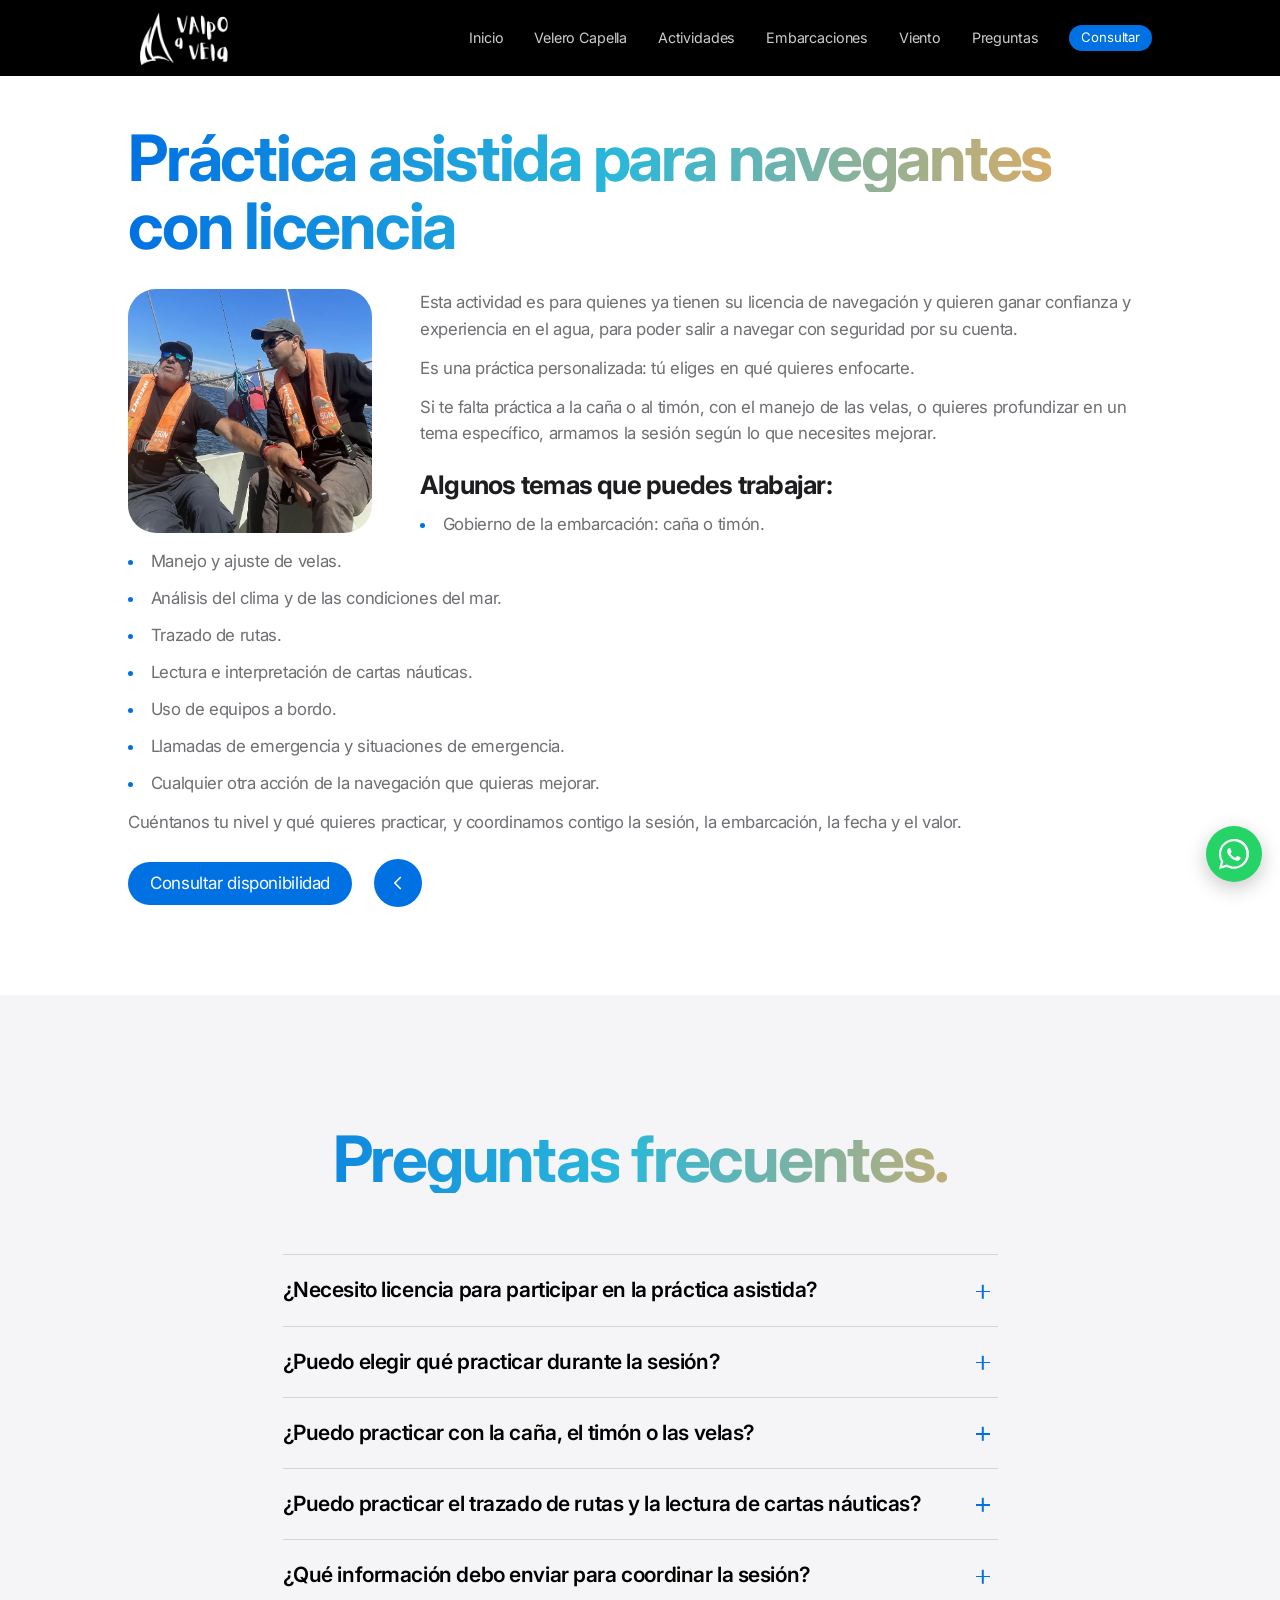
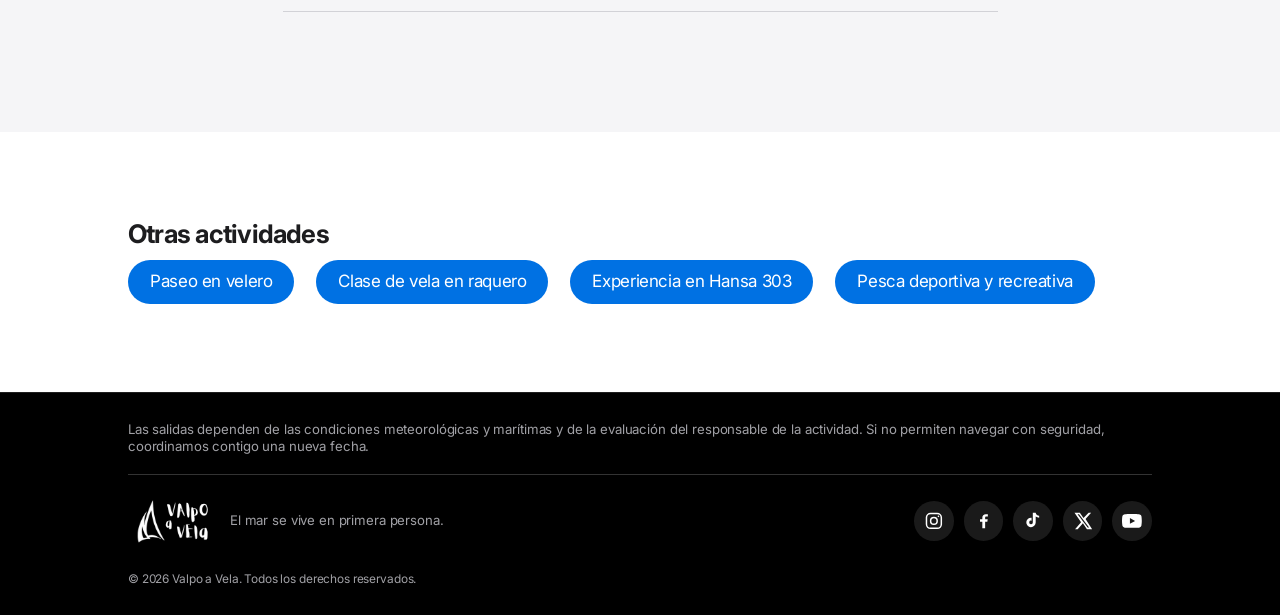
<file: practica-asistida/index.html>
<!doctype html>
<html lang="es">
  <head>
    <meta charset="utf-8" />
    <!-- Google tag (gtag.js) -->
    <script
      async
      src="https://www.googletagmanager.com/gtag/js?id=G-HR84KEQXGP"
    ></script>
    <script>
      window.dataLayer = window.dataLayer || [];
      function gtag() {
        dataLayer.push(arguments);
      }
      gtag("js", new Date());
      gtag("config", "G-HR84KEQXGP");
    </script>
    <meta name="viewport" content="width=device-width, initial-scale=1, viewport-fit=cover" />
    <meta name="theme-color" content="#ffffff" />
    <title>Práctica asistida en Valparaíso | Valpo a Vela</title>
    <meta name="description" content="Práctica asistida en Valparaíso para navegantes con licencia: gana confianza a la caña, con las velas, el clima, cartas náuticas y emergencias." />
    <link rel="canonical" href="https://valpoavela.cl/practica-asistida/" />
    <meta property="og:title" content="Práctica asistida en Valparaíso | Valpo a Vela" />
    <meta property="og:description" content="Práctica asistida en Valparaíso para navegantes con licencia: gana confianza a la caña, con las velas, el clima, cartas náuticas y emergencias." />
    <meta property="og:type" content="website" />
    <meta property="og:url" content="https://valpoavela.cl/practica-asistida/" />
    <meta property="og:image" content="https://valpoavela.cl/fotos/practica-asistida.webp" />
    <meta property="og:image:alt" content="Dos navegantes con chalecos salvavidas a bordo de un velero" />
    <meta property="og:locale" content="es_CL" />
    <meta name="twitter:card" content="summary_large_image" />
    <meta name="twitter:title" content="Práctica asistida en Valparaíso | Valpo a Vela" />
    <meta name="twitter:description" content="Práctica asistida en Valparaíso para navegantes con licencia: gana confianza a la caña, con las velas, el clima, cartas náuticas y emergencias." />
    <meta name="twitter:image" content="https://valpoavela.cl/fotos/practica-asistida.webp" />
    <meta name="twitter:image:alt" content="Dos navegantes con chalecos salvavidas a bordo de un velero" />
    <link rel="preconnect" href="https://fonts.googleapis.com" />
    <link rel="preconnect" href="https://fonts.gstatic.com" crossorigin />
    <link
      href="https://fonts.googleapis.com/css2?family=Inter:wght@400;500;600;700&display=swap"
      rel="stylesheet"
    />
    <link rel="stylesheet" href="/style.css?v=20261125-header" />
    <link rel="icon" type="image/png" href="/fotos/favicon.png" />
    <link rel="apple-touch-icon" href="/fotos/apple-touch-icon.png" />
    <script type="application/ld+json">
      {
        "@context": "https://schema.org",
        "@graph": [
          {
            "@type": "BreadcrumbList",
            "itemListElement": [
              {
                "@type": "ListItem",
                "position": 1,
                "name": "Inicio",
                "item": "https://valpoavela.cl/"
              },
              {
                "@type": "ListItem",
                "position": 2,
                "name": "Práctica asistida",
                "item": "https://valpoavela.cl/practica-asistida/"
              }
            ]
          },
          {
            "@type": "Service",
            "name": "Práctica asistida para navegantes con licencia",
            "description": "Práctica asistida en Valparaíso para navegantes con licencia: gana confianza a la caña, con las velas, el clima, cartas náuticas y emergencias.",
            "url": "https://valpoavela.cl/practica-asistida/",
            "provider": {
              "@id": "https://valpoavela.cl/#valpo-a-vela",
              "@type": "LocalBusiness"
            },
            "areaServed": {
              "@type": "City",
              "name": "Valparaíso"
            }
          },
          {
            "@type": "FAQPage",
            "mainEntity": [
              {
                "@type": "Question",
                "name": "¿Necesito licencia para participar en la práctica asistida?",
                "acceptedAnswer": {
                  "@type": "Answer",
                  "text": "Sí. Esta actividad es para quienes ya tienen su licencia de navegación."
                }
              },
              {
                "@type": "Question",
                "name": "¿Puedo elegir qué practicar durante la sesión?",
                "acceptedAnswer": {
                  "@type": "Answer",
                  "text": "Sí. La práctica es personalizada y la sesión se arma según lo que necesites mejorar."
                }
              },
              {
                "@type": "Question",
                "name": "¿Puedo practicar con la caña, el timón o las velas?",
                "acceptedAnswer": {
                  "@type": "Answer",
                  "text": "Sí. Puedes trabajar el gobierno de la embarcación a la caña o al timón, y el manejo y ajuste de las velas."
                }
              },
              {
                "@type": "Question",
                "name": "¿Puedo practicar el trazado de rutas y la lectura de cartas náuticas?",
                "acceptedAnswer": {
                  "@type": "Answer",
                  "text": "Sí. Puedes trabajar el trazado de rutas y la lectura e interpretación de cartas náuticas, además del análisis del clima y de las condiciones del mar."
                }
              },
              {
                "@type": "Question",
                "name": "¿Qué información debo enviar para coordinar la sesión?",
                "acceptedAnswer": {
                  "@type": "Answer",
                  "text": "Cuéntanos tu nivel y qué quieres practicar, y coordinamos contigo la sesión, la embarcación, la fecha y el valor."
                }
              }
            ]
          }
        ]
      }
    </script>
  </head>
  <body class="activity-page">
    <a class="skip" href="#contenido">Saltar al contenido</a>

    <!-- NAVEGACIÓN -->
    <header class="nav" id="nav">
      <div class="nav-in">
        <a class="nav-brand" href="/" aria-label="Valpo a Vela, inicio">
          <img
            src="/fotos/vela.webp"
            alt="Valpo a Vela"
            width="1024"
            height="512"
            loading="lazy"
            decoding="async"
          />
        </a>
        <nav class="nav-links" aria-label="Principal">
          <a href="/">Inicio</a>
          <a href="/#capella">Velero Capella</a>
          <a href="/#actividades">Actividades</a>
          <a href="/#embarcaciones">Embarcaciones</a>
          <a href="/#clima">Viento</a>
          <a href="/#preguntas">Preguntas</a>
          <a class="pill pill-sm" href="/#contacto">Consultar</a>
        </nav>
        <button
          class="nav-toggle"
          id="navToggle"
          type="button"
          aria-expanded="false"
          aria-controls="drawer"
          aria-label="Abrir menú"
        >
          <span></span><span></span>
        </button>
      </div>
    </header>
    <div class="drawer" id="drawer" hidden>
      <a href="/">Inicio</a>
      <a href="/#capella">Velero Capella</a>
      <a href="/#actividades">Actividades</a>
      <a href="/#embarcaciones">Embarcaciones</a>
      <a href="/#clima">Viento</a>
      <a href="/#preguntas">Preguntas frecuentes</a>
      <a href="/#contacto">Contacto</a>
    </div>

    <main id="contenido" tabindex="-1">
      <article class="activity-content" id="inicio">
        <header>
          <h1 class="grad">Práctica asistida para navegantes con licencia</h1>
        </header>
        <div class="activity-layout">
          <img class="activity-photo" src="/fotos/practica-asistida.webp" alt="Dos navegantes con chalecos salvavidas a bordo de un velero"
            width="2648" height="1548" decoding="async" fetchpriority="high" />
          <div class="activity-description">
            <p>Esta actividad es para quienes ya tienen su licencia de navegación y quieren ganar confianza y experiencia en el agua, para poder salir a navegar con seguridad por su cuenta.</p>
            <p>Es una práctica personalizada: tú eliges en qué quieres enfocarte.</p>
            <p>Si te falta práctica a la caña o al timón, con el manejo de las velas, o quieres profundizar en un tema específico, armamos la sesión según lo que necesites mejorar.</p>
            <h3>Algunos temas que puedes trabajar:</h3>
            <ul class="activity-modal-list">
              <li>Gobierno de la embarcación: caña o timón.</li>
              <li>Manejo y ajuste de velas.</li>
              <li>Análisis del clima y de las condiciones del mar.</li>
              <li>Trazado de rutas.</li>
              <li>Lectura e interpretación de cartas náuticas.</li>
              <li>Uso de equipos a bordo.</li>
              <li>Llamadas de emergencia y situaciones de emergencia.</li>
              <li>Cualquier otra acción de la navegación que quieras mejorar.</li>
            </ul>
            <p>Cuéntanos tu nivel y qué quieres practicar, y coordinamos contigo la sesión, la embarcación, la fecha y el valor.</p>
            <div class="activity-contact">
              <a class="pill" href="/?actividad=practica#contacto">Consultar disponibilidad</a>
              <div class="activity-history" role="group" aria-label="Historial de navegación">
                <a class="activity-modal-step" href="/#actividades" data-activity-back aria-label="Atrás">
                  <svg viewBox="0 0 24 24" aria-hidden="true">
                    <path d="m14.5 6-6 6 6 6" />
                  </svg>
                </a>
              </div>
            </div>
          </div>
        </div>
      </article>
      <section class="faq" aria-labelledby="actividad-faq">
        <header class="sec-head">
          <h2 class="grad" id="actividad-faq">Preguntas frecuentes.</h2>
        </header>
        <div class="faq-list">
          <details>
            <summary>¿Necesito licencia para participar en la práctica asistida?</summary>
            <p>Sí. Esta actividad es para quienes ya tienen su licencia de navegación.</p>
          </details>
          <details>
            <summary>¿Puedo elegir qué practicar durante la sesión?</summary>
            <p>Sí. La práctica es personalizada y la sesión se arma según lo que necesites mejorar.</p>
          </details>
          <details>
            <summary>¿Puedo practicar con la caña, el timón o las velas?</summary>
            <p>Sí. Puedes trabajar el gobierno de la embarcación a la caña o al timón, y el manejo y ajuste de las velas.</p>
          </details>
          <details>
            <summary>¿Puedo practicar el trazado de rutas y la lectura de cartas náuticas?</summary>
            <p>Sí. Puedes trabajar el trazado de rutas y la lectura e interpretación de cartas náuticas, además del análisis del clima y de las condiciones del mar.</p>
          </details>
          <details>
            <summary>¿Qué información debo enviar para coordinar la sesión?</summary>
            <p>Cuéntanos tu nivel y qué quieres practicar, y coordinamos contigo la sesión, la embarcación, la fecha y el valor.</p>
          </details>
        </div>
      </section>
      <nav class="activity-content activity-related" aria-labelledby="otras-actividades">
        <h2 id="otras-actividades">Otras actividades</h2>
        <ul>
          <li><a class="pill" href="/paseo-en-velero/">Paseo en velero</a></li>
          <li><a class="pill" href="/clase-de-vela/">Clase de vela en raquero</a></li>
          <li><a class="pill" href="/vela-inclusiva-hansa/">Experiencia en Hansa 303</a></li>
          <li><a class="pill" href="/pesca-deportiva/">Pesca deportiva y recreativa</a></li>
        </ul>
      </nav>
    </main>

    <footer class="footer">
      <div class="foot-in">
        <p class="notes" id="nota">
          Las salidas dependen de las condiciones meteorológicas y marítimas y
          de la evaluación del responsable de la actividad. Si no permiten
          navegar con seguridad, coordinamos contigo una nueva fecha.
        </p>
        <div class="foot-row">
          <div class="foot-brand">
            <img
              src="/fotos/vela.webp"
              alt="Valpo a Vela"
              width="1024"
              height="512"
              loading="lazy"
              decoding="async"
            />
            <span>El mar se vive en primera persona.</span>
          </div>
          <div class="social" role="group" aria-label="Redes sociales">
            <span class="soc" role="img" aria-label="Instagram"
              ><svg viewBox="0 0 24 24" aria-hidden="true">
                <rect x="3" y="3" width="18" height="18" rx="5" />
                <circle cx="12" cy="12" r="4" />
                <circle class="dot" cx="17.5" cy="6.5" r="1" /></svg
            ></span>
            <span class="soc" role="img" aria-label="Facebook"
              ><svg viewBox="0 0 24 24" aria-hidden="true">
                <path
                  d="M13.5 21v-8h2.7l.4-3h-3.1V8.1c0-.9.3-1.5 1.6-1.5h1.7V3.9c-.3 0-1.3-.1-2.5-.1-2.5 0-4.2 1.5-4.2 4.3V10H7.3v3h2.8v8h3.4Z"
                /></svg
            ></span>
            <span class="soc" role="img" aria-label="TikTok"
              ><svg viewBox="0 0 24 24" aria-hidden="true">
                <path
                  d="M19.6 8.2a6.9 6.9 0 0 1-4.2-1.4v7.1a5.7 5.7 0 1 1-5-5.7v3.6a2.2 2.2 0 1 0 1.5 2.1V2h3.5c.2 2 1.8 3.6 4.2 3.8v2.4Z"
                /></svg
            ></span>
            <span class="soc" role="img" aria-label="X"
              ><svg viewBox="0 0 24 24" aria-hidden="true">
                <path
                  d="M18.9 2H22l-6.8 7.8L23.2 22h-6.3L12 14.8 5.7 22H2.5l7.3-8.4L1.8 2h6.5l4.4 6.6L18.9 2Zm-1.1 18h1.7L7.3 3.9H5.5L17.8 20Z"
                /></svg
            ></span>
            <span class="soc" role="img" aria-label="YouTube"
              ><svg viewBox="0 0 24 24" aria-hidden="true">
                <path
                  d="M23.5 6.2a3 3 0 0 0-2.1-2.1C19.5 3.6 12 3.6 12 3.6s-7.5 0-9.4.5A3 3 0 0 0 .5 6.2 31 31 0 0 0 0 12a31 31 0 0 0 .5 5.8 3 3 0 0 0 2.1 2.1c1.9.5 9.4.5 9.4.5s7.5 0 9.4-.5a3 3 0 0 0 2.1-2.1A31 31 0 0 0 24 12a31 31 0 0 0-.5-5.8ZM9.6 15.6V8.4l6.3 3.6-6.3 3.6Z"
                /></svg
            ></span>
          </div>
        </div>
        <p class="copy">
          © <span id="year"></span> Valpo a Vela. Todos los derechos reservados.
        </p>
      </div>
    </footer>

    <a
      href="#inicio"
      class="back-to-top"
      aria-label="Volver arriba"
      aria-hidden="true"
      title="Volver arriba"
    >
      <svg viewBox="0 0 24 24" aria-hidden="true">
        <path d="M12 19V5M5 12l7-7 7 7" />
      </svg>
    </a>

    <a
      href="https://wa.me/56993145696?text=Hola,%20necesito%20información"
      class="wa"
      target="_blank"
      rel="noopener noreferrer"
      title="Contactar por WhatsApp"
      aria-label="Contactar por WhatsApp"
    >
      <svg
        xmlns="http://www.w3.org/2000/svg"
        viewBox="0 0 32 32"
        width="30"
        height="30"
        fill="white"
        aria-hidden="true"
      >
        <path
          d="M16 0c-8.837 0-16 7.163-16 16 0 2.825 0.737 5.607 2.137 8.048l-2.137 7.852 8.012-2.102c2.373 1.286 5.056 1.962 7.988 1.962 8.837 0 16-7.163 16-16s-7.163-16-16-16zM16 29.467c-2.482 0-4.908-0.646-7.04-1.872l-0.5-0.292-5.183 1.36 1.385-5.053-0.325-0.518c-1.341-2.142-2.05-4.639-2.05-7.192 0-7.435 6.044-13.479 13.479-13.479 7.435 0 13.479 6.044 13.479 13.479s-6.044 13.477-13.479 13.477zM22.251 19.332c-0.354-0.177-2.094-1.033-2.418-1.151-0.324-0.118-0.56-0.177-0.796 0.177-0.236 0.354-0.914 1.151-1.12 1.388-0.206 0.236-0.413 0.265-0.767 0.088-0.354-0.177-1.491-0.549-2.842-1.751-1.05-0.937-1.758-2.093-1.964-2.447-0.206-0.354-0.022-0.545 0.155-0.722 0.159-0.159 0.354-0.413 0.531-0.619 0.177-0.206 0.236-0.354 0.354-0.59 0.118-0.236 0.059-0.443-0.03-0.619s-0.796-1.918-1.092-2.624c-0.288-0.686-0.582-0.593-0.796-0.603-0.206-0.01-0.443-0.01-0.679-0.01s-0.619 0.088-0.943 0.443c-0.324 0.354-1.238 1.209-1.238 2.947s1.268 3.42 1.445 3.656c0.177 0.236 2.494 3.807 6.043 5.337 0.844 0.365 1.503 0.583 2.018 0.746 0.847 0.269 1.618 0.231 2.226 0.14 0.679-0.101 2.094-0.856 2.39-1.683 0.295-0.827 0.295-1.536 0.206-1.683-0.089-0.147-0.324-0.236-0.678-0.413z"
        />
      </svg>
    </a>

    <script src="/script.js?v=20261125-header"></script>
  </body>
</html>
</file>
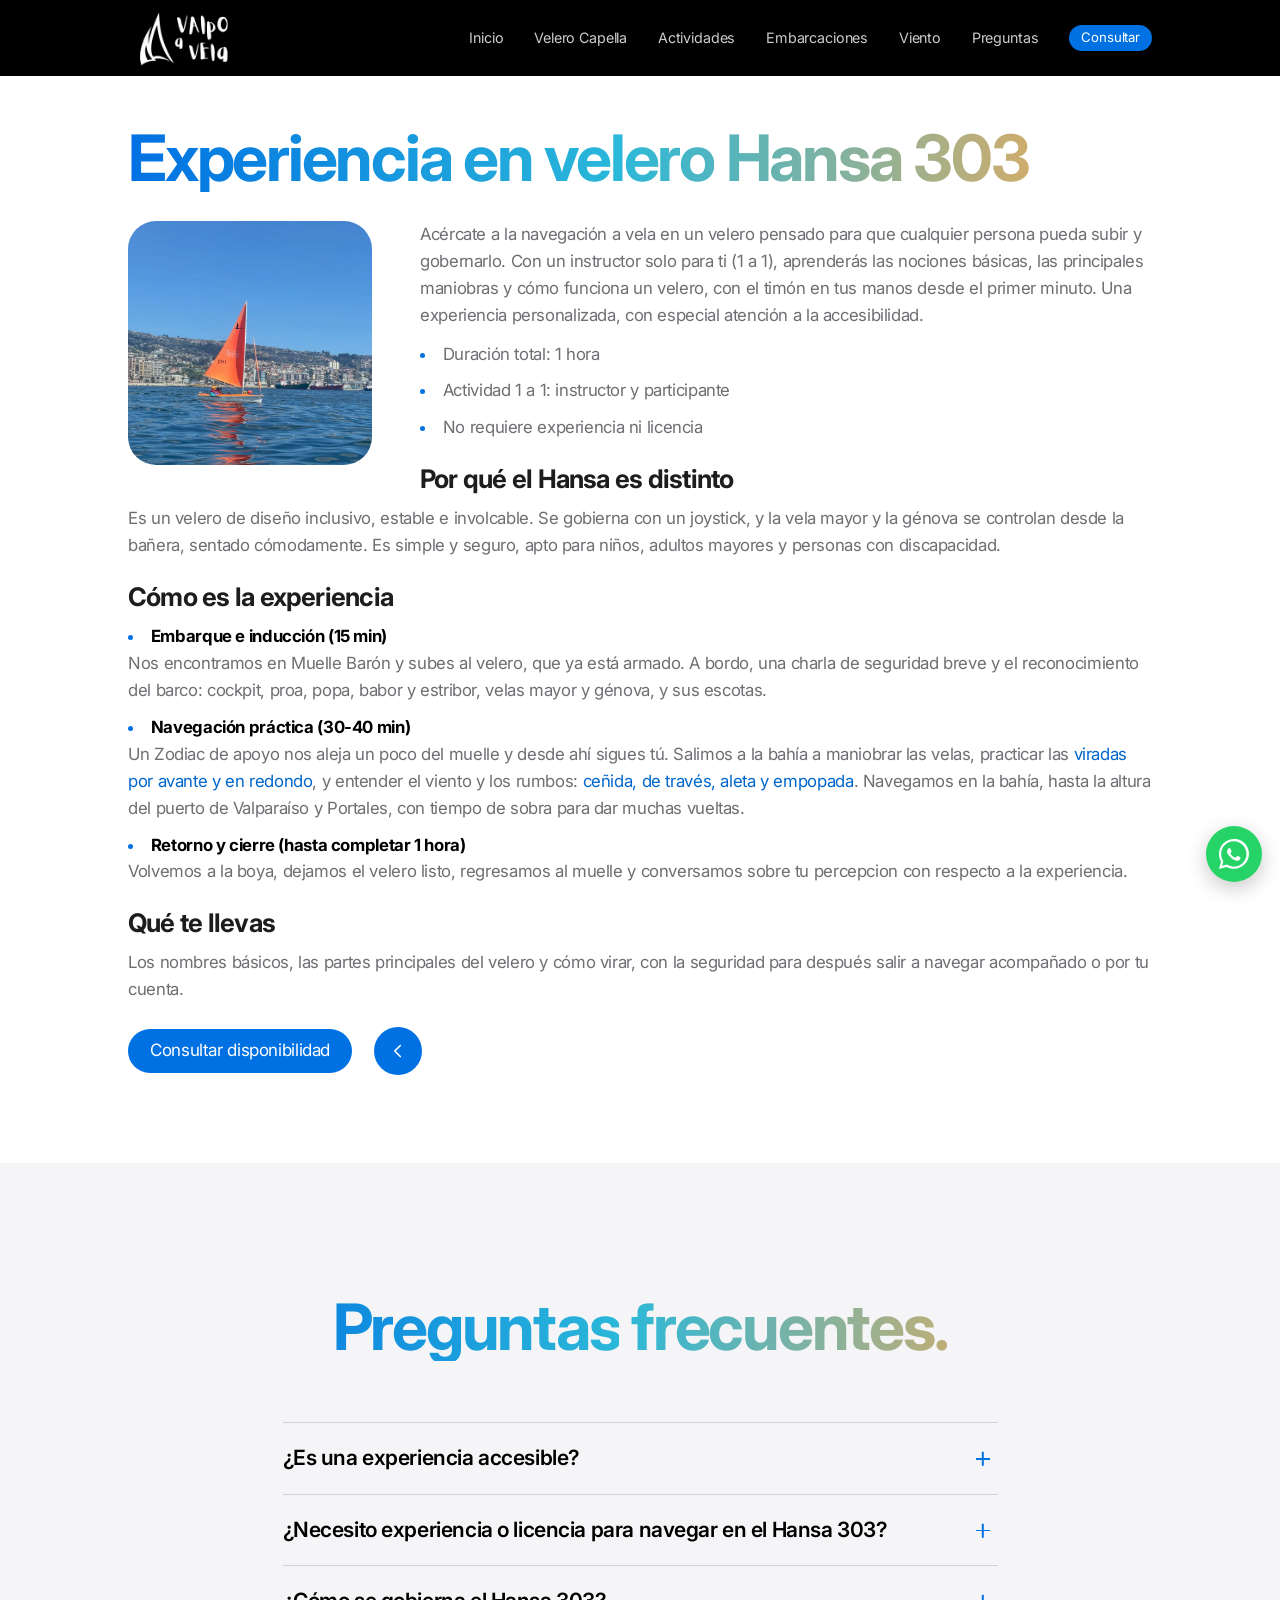
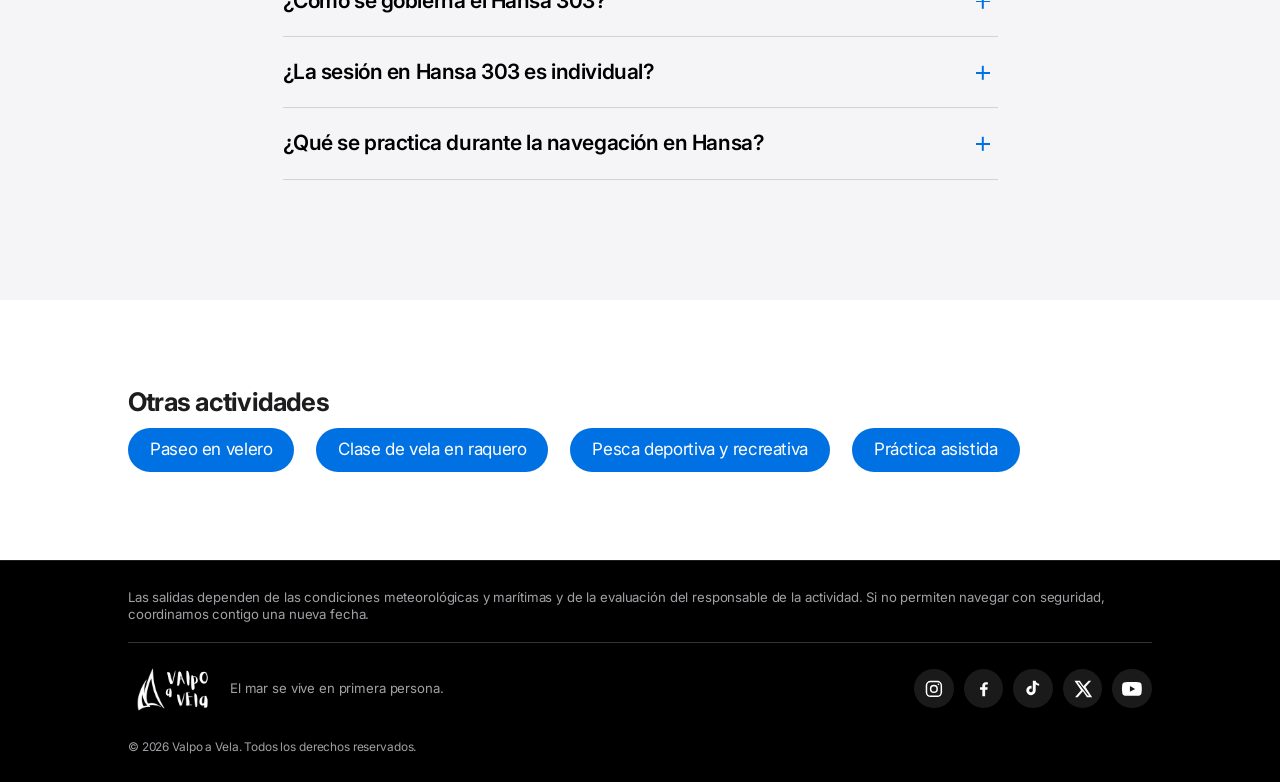
<file: vela-inclusiva-hansa/index.html>
<!doctype html>
<html lang="es">
  <head>
    <meta charset="utf-8" />
    <!-- Google tag (gtag.js) -->
    <script
      async
      src="https://www.googletagmanager.com/gtag/js?id=G-HR84KEQXGP"
    ></script>
    <script>
      window.dataLayer = window.dataLayer || [];
      function gtag() {
        dataLayer.push(arguments);
      }
      gtag("js", new Date());
      gtag("config", "G-HR84KEQXGP");
    </script>
    <meta name="viewport" content="width=device-width, initial-scale=1, viewport-fit=cover" />
    <meta name="theme-color" content="#ffffff" />
    <title>Vela inclusiva Hansa en Valparaíso | Valpo a Vela</title>
    <meta name="description" content="Clase de vela inclusiva en velero Hansa 303 en Valparaíso: 1 hora, instructor 1 a 1, sin experiencia previa y accesible para todas las personas." />
    <link rel="canonical" href="https://valpoavela.cl/vela-inclusiva-hansa/" />
    <meta property="og:title" content="Vela inclusiva Hansa en Valparaíso | Valpo a Vela" />
    <meta property="og:description" content="Clase de vela inclusiva en velero Hansa 303 en Valparaíso: 1 hora, instructor 1 a 1, sin experiencia previa y accesible para todas las personas." />
    <meta property="og:type" content="website" />
    <meta property="og:url" content="https://valpoavela.cl/vela-inclusiva-hansa/" />
    <meta property="og:image" content="https://valpoavela.cl/fotos/hansa.webp" />
    <meta property="og:image:alt" content="Velero Hansa 303 de vela naranja frente a los cerros de Valparaíso" />
    <meta property="og:locale" content="es_CL" />
    <meta name="twitter:card" content="summary_large_image" />
    <meta name="twitter:title" content="Vela inclusiva Hansa en Valparaíso | Valpo a Vela" />
    <meta name="twitter:description" content="Clase de vela inclusiva en velero Hansa 303 en Valparaíso: 1 hora, instructor 1 a 1, sin experiencia previa y accesible para todas las personas." />
    <meta name="twitter:image" content="https://valpoavela.cl/fotos/hansa.webp" />
    <meta name="twitter:image:alt" content="Velero Hansa 303 de vela naranja frente a los cerros de Valparaíso" />
    <link rel="preconnect" href="https://fonts.googleapis.com" />
    <link rel="preconnect" href="https://fonts.gstatic.com" crossorigin />
    <link
      href="https://fonts.googleapis.com/css2?family=Inter:wght@400;500;600;700&display=swap"
      rel="stylesheet"
    />
    <link rel="stylesheet" href="/style.css?v=20261125-header" />
    <link rel="icon" type="image/png" href="/fotos/favicon.png" />
    <link rel="apple-touch-icon" href="/fotos/apple-touch-icon.png" />
    <script type="application/ld+json">
      {
        "@context": "https://schema.org",
        "@graph": [
          {
            "@type": "BreadcrumbList",
            "itemListElement": [
              {
                "@type": "ListItem",
                "position": 1,
                "name": "Inicio",
                "item": "https://valpoavela.cl/"
              },
              {
                "@type": "ListItem",
                "position": 2,
                "name": "Experiencia en Hansa 303",
                "item": "https://valpoavela.cl/vela-inclusiva-hansa/"
              }
            ]
          },
          {
            "@type": "Service",
            "name": "Experiencia en velero Hansa 303",
            "description": "Acércate a la navegación a vela en un velero pensado para que cualquier persona pueda subir y gobernarlo. Con un instructor solo para ti (1 a 1), aprenderás las nociones básicas, las principales maniobras y cómo funciona un velero, con el timón en tus manos desde el primer minuto. Una experiencia personalizada, con especial atención a la accesibilidad.",
            "url": "https://valpoavela.cl/vela-inclusiva-hansa/",
            "provider": {
              "@id": "https://valpoavela.cl/#valpo-a-vela",
              "@type": "LocalBusiness"
            },
            "areaServed": {
              "@type": "City",
              "name": "Valparaíso"
            }
          },
          {
            "@type": "FAQPage",
            "mainEntity": [
              {
                "@type": "Question",
                "name": "¿Es una experiencia accesible?",
                "acceptedAnswer": {
                  "@type": "Answer",
                  "text": "La navegación en velero Hansa está pensada para facilitar la participación a bordo y se personaliza con especial atención a la accesibilidad. Cuéntanos tus necesidades y buscamos la mejor opción."
                }
              },
              {
                "@type": "Question",
                "name": "¿Necesito experiencia o licencia para navegar en el Hansa 303?",
                "acceptedAnswer": {
                  "@type": "Answer",
                  "text": "No. La sesión es de iniciación y dura una hora, con un instructor para un participante."
                }
              },
              {
                "@type": "Question",
                "name": "¿Cómo se gobierna el Hansa 303?",
                "acceptedAnswer": {
                  "@type": "Answer",
                  "text": "Se gobierna con un joystick. La vela mayor y la génova se controlan desde la bañera, en posición sentada."
                }
              },
              {
                "@type": "Question",
                "name": "¿La sesión en Hansa 303 es individual?",
                "acceptedAnswer": {
                  "@type": "Answer",
                  "text": "Sí. Participa una persona con un instructor durante una hora."
                }
              },
              {
                "@type": "Question",
                "name": "¿Qué se practica durante la navegación en Hansa?",
                "acceptedAnswer": {
                  "@type": "Answer",
                  "text": "En la bahía practicas cómo maniobrar las velas, hacer viradas por avante y en redondo, y orientar el velero según el viento."
                }
              }
            ]
          }
        ]
      }
    </script>
  </head>
  <body class="activity-page">
    <a class="skip" href="#contenido">Saltar al contenido</a>

    <!-- NAVEGACIÓN -->
    <header class="nav" id="nav">
      <div class="nav-in">
        <a class="nav-brand" href="/" aria-label="Valpo a Vela, inicio">
          <img
            src="/fotos/vela.webp"
            alt="Valpo a Vela"
            width="1024"
            height="512"
            loading="lazy"
            decoding="async"
          />
        </a>
        <nav class="nav-links" aria-label="Principal">
          <a href="/">Inicio</a>
          <a href="/#capella">Velero Capella</a>
          <a href="/#actividades">Actividades</a>
          <a href="/#embarcaciones">Embarcaciones</a>
          <a href="/#clima">Viento</a>
          <a href="/#preguntas">Preguntas</a>
          <a class="pill pill-sm" href="/#contacto">Consultar</a>
        </nav>
        <button
          class="nav-toggle"
          id="navToggle"
          type="button"
          aria-expanded="false"
          aria-controls="drawer"
          aria-label="Abrir menú"
        >
          <span></span><span></span>
        </button>
      </div>
    </header>
    <div class="drawer" id="drawer" hidden>
      <a href="/">Inicio</a>
      <a href="/#capella">Velero Capella</a>
      <a href="/#actividades">Actividades</a>
      <a href="/#embarcaciones">Embarcaciones</a>
      <a href="/#clima">Viento</a>
      <a href="/#preguntas">Preguntas frecuentes</a>
      <a href="/#contacto">Contacto</a>
    </div>

    <main id="contenido" tabindex="-1">
      <article class="activity-content" id="inicio">
        <header>
          <h1 class="grad">Experiencia en velero Hansa 303</h1>
        </header>
        <div class="activity-layout">
          <img class="activity-photo" src="/fotos/hansa.webp" alt="Velero Hansa 303 de vela naranja frente a los cerros de Valparaíso"
            width="1400" height="1400" decoding="async" fetchpriority="high" />
          <div class="activity-description">
            <p>
              Acércate a la navegación a vela en un velero pensado para que
              cualquier persona pueda subir y gobernarlo. Con un instructor solo
              para ti (1 a 1), aprenderás las nociones básicas, las principales
              maniobras y cómo funciona un velero, con el timón en tus manos
              desde el primer minuto. Una experiencia personalizada, con
              especial atención a la accesibilidad.
            </p>
            <ul class="activity-modal-list">
              <li>Duración total: 1 hora</li>
              <li>Actividad 1 a 1: instructor y participante</li>
              <li>No requiere experiencia ni licencia</li>
            </ul>
            <h3>Por qué el Hansa es distinto</h3>
            <p>
              Es un velero de diseño inclusivo, estable e involcable. Se
              gobierna con un joystick, y la vela mayor y la génova se controlan
              desde la bañera, sentado cómodamente. Es simple y seguro, apto
              para niños, adultos mayores y personas con discapacidad.
            </p>
            <h3>Cómo es la experiencia</h3>
            <ul class="activity-modal-list">
              <li>
                <strong>Embarque e inducción (15 min)</strong><br />
                Nos encontramos en Muelle Barón y subes al velero, que ya está
                armado. A bordo, una charla de seguridad breve y el
                reconocimiento del barco: cockpit, proa, popa, babor y estribor,
                velas mayor y génova, y sus escotas.
              </li>
              <li>
                <strong>Navegación práctica (30-40 min)</strong><br />
                Un Zodiac de apoyo nos aleja un poco del muelle y desde ahí
                sigues tú. Salimos a la bahía a maniobrar las velas, practicar
                las
                <span class="activity-modal-accent"
                  >viradas por avante y en redondo</span
                >, y entender el viento y los rumbos:
                <span class="activity-modal-accent"
                  >ceñida, de través, aleta y empopada</span
                >. Navegamos en la bahía, hasta la altura del puerto de
                Valparaíso y Portales, con tiempo de sobra para dar muchas
                vueltas.
              </li>
              <li>
                <strong>Retorno y cierre (hasta completar 1 hora)</strong><br />
                Volvemos a la boya, dejamos el velero listo, regresamos al
                muelle y conversamos sobre tu percepcion con respecto a la
                experiencia.
              </li>
            </ul>
            <h3>Qué te llevas</h3>
            <p>
              Los nombres básicos, las partes principales del velero y cómo
              virar, con la seguridad para después salir a navegar acompañado o
              por tu cuenta.
            </p>
            <div class="activity-contact">
              <a class="pill" href="/?actividad=hansa#contacto">Consultar disponibilidad</a>
              <div class="activity-history" role="group" aria-label="Historial de navegación">
                <a class="activity-modal-step" href="/#actividades" data-activity-back aria-label="Atrás">
                  <svg viewBox="0 0 24 24" aria-hidden="true">
                    <path d="m14.5 6-6 6 6 6" />
                  </svg>
                </a>
              </div>
            </div>
          </div>
        </div>
      </article>
      <section class="faq" aria-labelledby="actividad-faq">
        <header class="sec-head">
          <h2 class="grad" id="actividad-faq">Preguntas frecuentes.</h2>
        </header>
        <div class="faq-list">
          <details>
            <summary>¿Es una experiencia accesible?</summary>
            <p>
              La navegación en velero Hansa está pensada para facilitar la
              participación a bordo y se personaliza con especial atención a la
              accesibilidad. Cuéntanos tus necesidades y buscamos la mejor
              opción.
            </p>
          </details>
          <details>
            <summary>¿Necesito experiencia o licencia para navegar en el Hansa 303?</summary>
            <p>No. La sesión es de iniciación y dura una hora, con un instructor para un participante.</p>
          </details>
          <details>
            <summary>¿Cómo se gobierna el Hansa 303?</summary>
            <p>Se gobierna con un joystick. La vela mayor y la génova se controlan desde la bañera, en posición sentada.</p>
          </details>
          <details>
            <summary>¿La sesión en Hansa 303 es individual?</summary>
            <p>Sí. Participa una persona con un instructor durante una hora.</p>
          </details>
          <details>
            <summary>¿Qué se practica durante la navegación en Hansa?</summary>
            <p>En la bahía practicas cómo maniobrar las velas, hacer viradas por avante y en redondo, y orientar el velero según el viento.</p>
          </details>
        </div>
      </section>
      <nav class="activity-content activity-related" aria-labelledby="otras-actividades">
        <h2 id="otras-actividades">Otras actividades</h2>
        <ul>
          <li><a class="pill" href="/paseo-en-velero/">Paseo en velero</a></li>
          <li><a class="pill" href="/clase-de-vela/">Clase de vela en raquero</a></li>
          <li><a class="pill" href="/pesca-deportiva/">Pesca deportiva y recreativa</a></li>
          <li><a class="pill" href="/practica-asistida/">Práctica asistida</a></li>
        </ul>
      </nav>
    </main>

    <footer class="footer">
      <div class="foot-in">
        <p class="notes" id="nota">
          Las salidas dependen de las condiciones meteorológicas y marítimas y
          de la evaluación del responsable de la actividad. Si no permiten
          navegar con seguridad, coordinamos contigo una nueva fecha.
        </p>
        <div class="foot-row">
          <div class="foot-brand">
            <img
              src="/fotos/vela.webp"
              alt="Valpo a Vela"
              width="1024"
              height="512"
              loading="lazy"
              decoding="async"
            />
            <span>El mar se vive en primera persona.</span>
          </div>
          <div class="social" role="group" aria-label="Redes sociales">
            <span class="soc" role="img" aria-label="Instagram"
              ><svg viewBox="0 0 24 24" aria-hidden="true">
                <rect x="3" y="3" width="18" height="18" rx="5" />
                <circle cx="12" cy="12" r="4" />
                <circle class="dot" cx="17.5" cy="6.5" r="1" /></svg
            ></span>
            <span class="soc" role="img" aria-label="Facebook"
              ><svg viewBox="0 0 24 24" aria-hidden="true">
                <path
                  d="M13.5 21v-8h2.7l.4-3h-3.1V8.1c0-.9.3-1.5 1.6-1.5h1.7V3.9c-.3 0-1.3-.1-2.5-.1-2.5 0-4.2 1.5-4.2 4.3V10H7.3v3h2.8v8h3.4Z"
                /></svg
            ></span>
            <span class="soc" role="img" aria-label="TikTok"
              ><svg viewBox="0 0 24 24" aria-hidden="true">
                <path
                  d="M19.6 8.2a6.9 6.9 0 0 1-4.2-1.4v7.1a5.7 5.7 0 1 1-5-5.7v3.6a2.2 2.2 0 1 0 1.5 2.1V2h3.5c.2 2 1.8 3.6 4.2 3.8v2.4Z"
                /></svg
            ></span>
            <span class="soc" role="img" aria-label="X"
              ><svg viewBox="0 0 24 24" aria-hidden="true">
                <path
                  d="M18.9 2H22l-6.8 7.8L23.2 22h-6.3L12 14.8 5.7 22H2.5l7.3-8.4L1.8 2h6.5l4.4 6.6L18.9 2Zm-1.1 18h1.7L7.3 3.9H5.5L17.8 20Z"
                /></svg
            ></span>
            <span class="soc" role="img" aria-label="YouTube"
              ><svg viewBox="0 0 24 24" aria-hidden="true">
                <path
                  d="M23.5 6.2a3 3 0 0 0-2.1-2.1C19.5 3.6 12 3.6 12 3.6s-7.5 0-9.4.5A3 3 0 0 0 .5 6.2 31 31 0 0 0 0 12a31 31 0 0 0 .5 5.8 3 3 0 0 0 2.1 2.1c1.9.5 9.4.5 9.4.5s7.5 0 9.4-.5a3 3 0 0 0 2.1-2.1A31 31 0 0 0 24 12a31 31 0 0 0-.5-5.8ZM9.6 15.6V8.4l6.3 3.6-6.3 3.6Z"
                /></svg
            ></span>
          </div>
        </div>
        <p class="copy">
          © <span id="year"></span> Valpo a Vela. Todos los derechos reservados.
        </p>
      </div>
    </footer>

    <a
      href="#inicio"
      class="back-to-top"
      aria-label="Volver arriba"
      aria-hidden="true"
      title="Volver arriba"
    >
      <svg viewBox="0 0 24 24" aria-hidden="true">
        <path d="M12 19V5M5 12l7-7 7 7" />
      </svg>
    </a>

    <a
      href="https://wa.me/56993145696?text=Hola,%20necesito%20información"
      class="wa"
      target="_blank"
      rel="noopener noreferrer"
      title="Contactar por WhatsApp"
      aria-label="Contactar por WhatsApp"
    >
      <svg
        xmlns="http://www.w3.org/2000/svg"
        viewBox="0 0 32 32"
        width="30"
        height="30"
        fill="white"
        aria-hidden="true"
      >
        <path
          d="M16 0c-8.837 0-16 7.163-16 16 0 2.825 0.737 5.607 2.137 8.048l-2.137 7.852 8.012-2.102c2.373 1.286 5.056 1.962 7.988 1.962 8.837 0 16-7.163 16-16s-7.163-16-16-16zM16 29.467c-2.482 0-4.908-0.646-7.04-1.872l-0.5-0.292-5.183 1.36 1.385-5.053-0.325-0.518c-1.341-2.142-2.05-4.639-2.05-7.192 0-7.435 6.044-13.479 13.479-13.479 7.435 0 13.479 6.044 13.479 13.479s-6.044 13.477-13.479 13.477zM22.251 19.332c-0.354-0.177-2.094-1.033-2.418-1.151-0.324-0.118-0.56-0.177-0.796 0.177-0.236 0.354-0.914 1.151-1.12 1.388-0.206 0.236-0.413 0.265-0.767 0.088-0.354-0.177-1.491-0.549-2.842-1.751-1.05-0.937-1.758-2.093-1.964-2.447-0.206-0.354-0.022-0.545 0.155-0.722 0.159-0.159 0.354-0.413 0.531-0.619 0.177-0.206 0.236-0.354 0.354-0.59 0.118-0.236 0.059-0.443-0.03-0.619s-0.796-1.918-1.092-2.624c-0.288-0.686-0.582-0.593-0.796-0.603-0.206-0.01-0.443-0.01-0.679-0.01s-0.619 0.088-0.943 0.443c-0.324 0.354-1.238 1.209-1.238 2.947s1.268 3.42 1.445 3.656c0.177 0.236 2.494 3.807 6.043 5.337 0.844 0.365 1.503 0.583 2.018 0.746 0.847 0.269 1.618 0.231 2.226 0.14 0.679-0.101 2.094-0.856 2.39-1.683 0.295-0.827 0.295-1.536 0.206-1.683-0.089-0.147-0.324-0.236-0.678-0.413z"
        />
      </svg>
    </a>

    <script src="/script.js?v=20261125-header"></script>
  </body>
</html>
</file>
<file: style.css>
/* VALPO A VELA — versión inspirada en apple.com/os/macos
   1 Variables · 2 Base · 3 Navegación · 4 Botones y enlaces · 5 Portada · 6 Destacados · 7 Frase
   8 Secciones y tarjetas · 9 Capella · 10 Embarcaciones · 11 Viento y zarpe · 12 FAQ · 13 Contacto
   14 Pie · 15 Movimiento · 16 Responsive */

/* 1. VARIABLES */
:root {
  --ink: #1d1d1f;
  --gray: #6e6e73;
  --gray-2: #86868b;
  --bg: #ffffff;
  --bg-2: #f5f5f7;
  --line: #d2d2d7;
  --blue: #0071e3;
  --blue-h: #0077ed;
  --link: #0066cc;
  --grad: linear-gradient(90deg, #0071e3 0%, #2bb8d9 48%, #ffa94d 100%);
  --section-title-size: clamp(38px, 6.6vw, 80px);
  --section-description-size: clamp(17px, 1.6vw, 21px);
  --activity-card-title-size: clamp(25px, 2.7vw, 32px);
  /* Apple usa SF Pro (tipografía propia, no distribuible en la web).
     En dispositivos Apple se usa la del sistema; en el resto, Inter, la más cercana. */
  --font:
    -apple-system, BlinkMacSystemFont, "SF Pro Display", "SF Pro Text", "Inter",
    "Helvetica Neue", Helvetica, Arial, sans-serif;
  --ease: cubic-bezier(0.28, 0.11, 0.32, 1);
  --radius: 28px;
  --pad: clamp(20px, 5vw, 48px);
  --nav-h: 76px;
}

/* 2. BASE */
*,
*::before,
*::after {
  box-sizing: border-box;
}
html {
  scroll-behavior: smooth;
  scroll-padding-top: calc(var(--nav-h) + 8px);
  -webkit-text-size-adjust: 100%;
}
body {
  margin: 0;
  font: 400 17px/1.47 var(--font);
  letter-spacing: -0.022em;
  color: var(--ink);
  background: var(--bg);
  -webkit-font-smoothing: antialiased;
  overflow-x: hidden;
}
img {
  max-width: 100%;
  display: block;
}
a {
  color: inherit;
}
h1,
h2,
h3,
p,
dl,
dd,
ol,
ul,
figure {
  margin: 0;
  padding: 0;
}
ul,
ol {
  list-style: none;
}
h1,
h2,
h3 {
  font-weight: 700;
}
:focus-visible {
  outline: 3px solid var(--blue);
  outline-offset: 3px;
  border-radius: 6px;
}
.skip {
  position: absolute;
  left: -999px;
  top: 8px;
  z-index: 100;
  background: var(--blue);
  color: #fff;
  padding: 10px 16px;
  border-radius: 980px;
}
.skip:focus {
  left: 8px;
}
.center {
  text-align: center;
}
.small {
  font-size: 14px;
  color: var(--gray);
  line-height: 1.43;
}
.fine {
  font-size: 12px;
  line-height: 1.33;
  color: var(--gray);
  letter-spacing: -0.01em;
}
.fine sup a {
  text-decoration: none;
  color: var(--link);
}

/* Tipografía: titulares grandes con degradado, como los de Apple */
.eyebrow {
  font-size: clamp(21px, 2.4vw, 28px);
  font-weight: 600;
  line-height: 1.14;
  letter-spacing: 0.004em;
  color: var(--ink);
}
.grad {
  background-image: var(--grad);
  -webkit-background-clip: text;
  background-clip: text;
  color: transparent;
  -webkit-text-fill-color: transparent;
  font-size: var(--section-title-size);
  line-height: 1.06;
  letter-spacing: -0.035em;
  padding-bottom: 0.08em;
}
.lede {
  font-size: var(--section-description-size);
  line-height: 1.38;
  color: var(--gray);
  letter-spacing: -0.016em;
  max-width: 44em;
}
.center-title {
  font-size: clamp(32px, 4.6vw, 56px);
  line-height: 1.08;
  letter-spacing: -0.03em;
  text-align: center;
  padding: 0 var(--pad);
}
.sec-head {
  text-align: center;
  padding: 0 var(--pad);
  max-width: 1000px;
  margin: 0 auto;
}
.sec-head .grad {
  margin: 10px auto 0;
}
.sec-head .lede {
  margin: 22px auto 0;
}

/* 3. NAVEGACIÓN */
.nav {
  position: fixed;
  top: 0;
  left: 0;
  z-index: 60;
  width: 100%;
  height: var(--nav-h);
  background: transparent;
  box-shadow: none;
}
.nav.header-scrolled,
.activity-page .nav {
  background: #000;
}
.nav-in {
  height: 100%;
  width: min(100% - 2 * var(--pad), 1024px);
  margin-inline: auto;
  display: flex;
  align-items: center;
  justify-content: space-between;
  gap: 20px;
}
.nav-brand img {
  height: 55px;
  width: auto;
}
.nav-links {
  display: flex;
  align-items: center;
  gap: clamp(14px, 2.4vw, 32px);
}
.nav-links a:not(.pill) {
  font-size: 14.3px;
  letter-spacing: -0.01em;
  color: rgba(255, 255, 255, 0.8);
  text-decoration: none;
  transition: color 0.2s;
}
.nav-links a:not(.pill):hover,
.nav-links a.is-active {
  color: #fff;
}
.nav-links a.is-active {
  font-weight: 600;
}
.nav-toggle {
  display: none;
  width: 44px;
  height: 44px;
  border: 0;
  background: none;
  position: relative;
  cursor: pointer;
  margin-right: -12px;
}
.nav-toggle span {
  position: absolute;
  left: 14px;
  right: 14px;
  height: 1.5px;
  background: #fff;
  transition:
    transform 0.3s var(--ease),
    top 0.3s var(--ease);
}
.nav-toggle span:first-child {
  top: 19px;
}
.nav-toggle span:last-child {
  top: 25px;
}
.nav-toggle[aria-expanded="true"] span:first-child {
  top: 22px;
  transform: rotate(45deg);
}
.nav-toggle[aria-expanded="true"] span:last-child {
  top: 22px;
  transform: rotate(-45deg);
}
.drawer {
  position: fixed;
  inset: var(--nav-h) 0 0 0;
  z-index: 59;
  background: rgba(0, 0, 0, 0.97);
  -webkit-backdrop-filter: blur(20px);
  backdrop-filter: blur(20px);
  padding: 28px var(--pad);
  display: flex;
  flex-direction: column;
  gap: 2px;
  overflow-y: auto;
}
.drawer[hidden] {
  display: none;
}
.drawer a {
  color: #fff;
  font-size: 21.56px;
  font-weight: 600;
  letter-spacing: -0.02em;
  text-decoration: none;
  padding: 11px 0;
  border-bottom: 1px solid rgba(255, 255, 255, 0.2);
  opacity: 0;
  transform: translateY(-8px);
  animation: drawerIn 0.5s var(--ease) forwards;
}
.drawer a:nth-child(2) {
  animation-delay: 0.04s;
}
.drawer a:nth-child(3) {
  animation-delay: 0.08s;
}
.drawer a:nth-child(4) {
  animation-delay: 0.12s;
}
.drawer a:nth-child(5) {
  animation-delay: 0.16s;
}
.drawer a:nth-child(6) {
  animation-delay: 0.2s;
}
@keyframes drawerIn {
  to {
    opacity: 1;
    transform: none;
  }
}

/* 4. BOTONES Y ENLACES */
.pill {
  display: inline-flex;
  align-items: center;
  justify-content: center;
  background: var(--blue);
  color: #fff;
  text-decoration: none;
  font: 400 17px/1.17 var(--font);
  letter-spacing: -0.022em;
  padding: 12px 22px;
  border-radius: 980px;
  border: 0;
  cursor: pointer;
  transition: background 0.2s;
}
.pill:hover {
  background: var(--blue-h);
}
.pill:active {
  transform: scale(0.98);
}
.pill-sm {
  font-size: 13.2px;
  padding: 5px 12px;
  letter-spacing: -0.01em;
}
.pill-lg {
  font-size: 17px;
  padding: 14px 28px;
}
.arrow-link,
.text-link {
  color: var(--link);
  text-decoration: none;
}
.arrow-link:hover,
.text-link:hover {
  text-decoration: underline;
}
.arrow-link::after {
  content: "›";
  margin-left: 0.35em;
  font-size: 1.15em;
  line-height: 1;
}
.arrow-link.light {
  color: #fff;
}

/* 5. PORTADA */
.hero {
  position: relative;
  display: flex;
  align-items: center;
  isolation: isolate;
  overflow: hidden;
  min-height: 100vh;
  min-height: 100svh;
  padding: calc(var(--nav-h) + clamp(48px, 8vh, 96px)) var(--pad)
    clamp(48px, 8vh, 96px);
  padding: calc(var(--nav-h) + clamp(48px, 8svh, 96px)) var(--pad)
    clamp(48px, 8svh, 96px);
  text-align: left;
  background: #000;
  color: #f5f5f7;
}
.hero::before {
  content: "";
  position: absolute;
  z-index: 1;
  inset: 0;
  background:
    linear-gradient(
      90deg,
      rgba(0, 0, 0, 0.78) 0%,
      rgba(0, 0, 0, 0.58) 38%,
      rgba(0, 0, 0, 0.16) 100%
    ),
    linear-gradient(0deg, rgba(0, 0, 0, 0.26), transparent 45%);
  pointer-events: none;
}
.hero .eyebrow {
  font-size: clamp(16px, 2vw, 22px);
  color: #f5f5f7;
  text-shadow: 0 2px 18px rgba(0, 0, 0, 0.45);
}
.hero-text {
  position: relative;
  z-index: 2;
  width: min(100%, 740px);
  margin: 0;
}
.hero .grad {
  margin: 14px 0 0;
  background: none;
  color: #fff;
  -webkit-text-fill-color: #fff;
  font-size: clamp(40px, 6.4vw, 80px);
  letter-spacing: -0.04em;
  text-shadow: 0 2px 24px rgba(0, 0, 0, 0.4);
}
.hero .lede {
  margin: 22px 0 0;
  color: rgba(255, 255, 255, 0.88);
  text-shadow: 0 1px 14px rgba(0, 0, 0, 0.5);
}
.hero-links {
  margin-top: 30px;
  display: flex;
  flex-wrap: wrap;
  justify-content: flex-start;
  align-items: center;
  gap: 14px 28px;
}
.hero .arrow-link {
  color: #fff;
}
.hero .fine {
  margin-top: 22px;
  color: #a1a1a6;
}
.hero .fine sup a {
  color: #9bcaff;
}
.hero-media {
  position: absolute;
  z-index: 0;
  inset: 0;
  width: 100%;
  height: 100%;
  overflow: hidden;
  background: #000;
  pointer-events: none;
}
.hero-video {
  display: block;
  width: 100%;
  height: 100%;
  object-fit: cover;
  object-position: center center;
}

/* 6. DESTACADOS (carrusel) */
.highlights {
  padding-bottom: clamp(40px, 6vw, 72px);
}
.hl-track {
  --card-width: calc(min(88vw, 1024px) * 0.82);
  --hl-bottom-shade: 0.65;
  --track-inset: max(var(--pad), calc((100vw - 1024px) / 2));
  margin-top: clamp(32px, 5vw, 56px);
  display: flex;
  gap: 16px;
  overflow-x: auto;
  overscroll-behavior-x: contain;
  scroll-snap-type: x mandatory;
  padding-inline: var(--track-inset)
    max(var(--track-inset), calc(100% - var(--track-inset) - var(--card-width)));
  scroll-padding-inline-start: var(--track-inset);
  scrollbar-width: none;
}
.hl-track::-webkit-scrollbar {
  display: none;
}
.hl-card {
  position: relative;
  flex: 0 0 var(--card-width);
  aspect-ratio: 4 / 3;
  max-height: 63.96vh;
  scroll-snap-align: start;
  border-radius: var(--radius);
  overflow: hidden;
  background: #000;
  color: #fff;
}
.hl-card img {
  position: absolute;
  inset: 0;
  width: 100%;
  height: 100%;
  object-fit: cover;
}
.hl-card::after {
  content: "";
  position: absolute;
  inset: 0;
  background: linear-gradient(
    180deg,
    rgba(0, 0, 0, 0.62) 0%,
    rgba(0, 0, 0, 0.18) 42%,
    rgba(0, 0, 0, 0) 62%,
    rgba(0, 0, 0, var(--hl-bottom-shade, 0)) 100%
  );
  pointer-events: none;
}
.hl-text {
  --text-inset: calc(clamp(24px, 4vw, 48px) * 0.82);
  position: absolute;
  z-index: 1;
  top: calc(var(--text-inset) + clamp(8px, 1.5vw, 20px));
  bottom: var(--text-inset);
  left: var(--text-inset);
  right: var(--text-inset);
  display: flex;
  flex-direction: column;
}
.hl-text > :is(h3, p) {
  width: min(50vw, 100%);
  text-align: left;
}
.hl-text h3 {
  font-size: clamp(24px, 3.2vw, 40px);
  line-height: 1.1;
  letter-spacing: -0.03em;
}
.hl-text p {
  margin-top: 10px;
  font-size: clamp(16px, 1.5vw, 19px);
  line-height: 1.35;
  opacity: 0.92;
}
.hl-text .arrow-link {
  align-self: flex-end;
  margin-top: auto;
  text-align: right;
}
.hl-controls {
  margin-top: 28px;
  display: flex;
  justify-content: center;
  align-items: center;
  gap: 12px;
}
.hl-controls[hidden],
.hl-dot[hidden] {
  display: none;
}
.hl-dots {
  display: flex;
  align-items: center;
  gap: 12px;
  padding: 17px 20px;
  border-radius: 980px;
  background: rgba(232, 232, 237, 0.7);
}
.hl-dot {
  position: relative;
  width: 8px;
  height: 8px;
  border-radius: 4px;
  padding: 0;
  border: 0;
  background: rgba(0, 0, 0, 0.3);
  cursor: pointer;
  overflow: hidden;
  transition:
    width 0.4s var(--ease),
    background 0.3s;
}
.hl-dot.is-active {
  width: 44px;
  background: rgba(0, 0, 0, 0.3);
}
.hl-dot i {
  position: absolute;
  inset: 0;
  background: rgba(0, 0, 0, 0.75);
  transform: scaleX(0);
  transform-origin: left;
}
.hl-dot.is-active i {
  transform: scaleX(1);
}
.hl-dot.is-active.is-playing i {
  animation: fill var(--hl-time, 6s) linear forwards;
}
@keyframes fill {
  from {
    transform: scaleX(0);
  }
  to {
    transform: scaleX(1);
  }
}
.hl-play {
  width: 42px;
  height: 42px;
  border-radius: 50%;
  border: 0;
  background: rgba(232, 232, 237, 0.7);
  cursor: pointer;
  display: grid;
  place-items: center;
}
.hl-play span {
  width: 10px;
  height: 12px;
  border-left: 3px solid rgba(0, 0, 0, 0.75);
  border-right: 3px solid rgba(0, 0, 0, 0.75);
}
.hl-play.is-paused span {
  width: 0;
  height: 0;
  border: 0;
  border-left: 11px solid rgba(0, 0, 0, 0.75);
  border-top: 7px solid transparent;
  border-bottom: 7px solid transparent;
  margin-left: 3px;
}

/* 7. FRASE (degradado continuo que se ilumina al desplazarse) */
.statement {
  padding: clamp(60px, 8vw, 104px) var(--pad) clamp(56px, 7vw, 88px);
  text-align: center;
}
.statement > .eyebrow {
  margin-bottom: 10px;
}
.statement-text {
  width: fit-content;
  max-width: min(100%, 980px);
  margin: 0 auto;
  font-weight: 700;
}
.grad[data-word-gradient] {
  background-image: none;
}
.grad[data-word-gradient] .w {
  display: inline-block;
  background-image: var(--grad);
  background-size: var(--word-gradient-width) 100%;
  background-position: var(--word-gradient-offset) 0;
  background-repeat: no-repeat;
  -webkit-background-clip: text;
  background-clip: text;
  opacity: calc(0.22 + 0.78 * var(--wp, 1));
}
.statement .lede {
  margin: clamp(20px, 2vw, 28px) auto 0;
}
.statement + .hl-track {
  margin-top: 0;
}

/* 8. SECCIONES Y TARJETAS DESLIZABLES */
.feature {
  padding: clamp(72px, 10vw, 130px) 0 clamp(64px, 8vw, 110px);
  background: var(--bg-2);
}
.feature .sec-head {
  margin-bottom: clamp(36px, 6vw, 64px);
}
.scroller {
  position: relative;
}
.track {
  display: flex;
  gap: 20px;
  overflow-x: auto;
  overscroll-behavior-x: contain;
  scroll-snap-type: x mandatory;
  padding: 4px max(var(--pad), calc((100vw - 1280px) / 2)) 8px;
  scroll-padding-inline: max(var(--pad), calc((100vw - 1280px) / 2));
  scrollbar-width: none;
  align-items: stretch;
}
.track::-webkit-scrollbar {
  display: none;
}
#actividades .track {
  --card-width: calc(min(86vw, 640px) * 0.82);
  display: grid;
  grid-auto-flow: column;
  grid-auto-columns: var(--card-width);
  grid-template-rows: repeat(4, auto);
  row-gap: 0;
}
.fcard {
  position: relative;
  grid-row: 1 / -1;
  scroll-snap-align: start;
  background: var(--bg);
  border-radius: var(--radius);
  overflow: hidden;
  display: flex;
  flex-direction: column;
}
.fcard-body {
  padding: calc(clamp(28px, 4vw, 48px) * 0.82)
    calc(clamp(24px, 4vw, 44px) * 0.82) 22.96px;
  display: flex;
  flex-direction: column;
  align-items: flex-start;
  gap: 13.12px;
}
.fcard:not(.fcard-dark) .fcard-body {
  display: grid;
  grid-row: span 3;
  grid-template-rows: subgrid;
  padding: 19.68px 19.68px 11.48px;
  gap: 9.84px;
}
.fcard:not(.fcard-dark) {
  display: grid;
  grid-template-rows: subgrid;
}
.fcard h3 {
  font-size: clamp(26px, 3vw, 34px);
  line-height: 1.1;
  letter-spacing: -0.03em;
}
.fcard:not(.fcard-dark) h3 {
  font-size: var(--activity-card-title-size);
  line-height: 1.1;
  letter-spacing: -0.03em;
}
.fcard:not(.fcard-dark) .fcard-body > p {
  display: -webkit-box;
  overflow: hidden;
  -webkit-box-orient: vertical;
  -webkit-line-clamp: 3;
  line-clamp: 3;
  color: var(--gray);
  font-size: 16px;
  line-height: 1.38;
}
.fcard:not(.fcard-dark) .chips {
  margin-top: 0;
  align-self: start;
  flex-wrap: nowrap;
}
.fcard:not(.fcard-dark) .chips li {
  min-width: 0;
  padding-inline: clamp(6px, 2vw, 14px);
  text-align: center;
  overflow-wrap: anywhere;
}
.fcard-media {
  position: relative;
  height: calc(clamp(240px, 30vw, 360px) * 0.82);
  background: var(--bg-2);
}
.fcard-img {
  width: 100%;
  height: 100%;
  object-fit: cover;
}
.fcard-details {
  position: absolute;
  right: 20px;
  bottom: 20px;
  z-index: 1;
}
.activity-modal {
  --activity-content-width: 960px;
  --activity-content-padding: clamp(28px, 5vw, 72px);
  position: fixed;
  inset: 0;
  width: 100vw;
  max-width: none;
  height: 100vh;
  height: 100dvh;
  max-height: none;
  margin: 0;
  padding: 0;
  border: 0;
  overflow: hidden;
  background: #fff;
  color: var(--ink);
  font-size: 17px;
}
.activity-modal::backdrop {
  background: #fff;
}
.activity-modal-scroll {
  width: 100%;
  height: 100%;
  overflow-y: auto;
  overscroll-behavior: contain;
}
.activity-modal-head {
  --close-size: 48px;
  position: sticky;
  top: 0;
  z-index: 2;
  min-height: 84px;
  padding: 16px clamp(24px, 5vw, 72px);
  padding-inline-start: calc(max(0px, (100% - var(--activity-content-width)) / 2) + var(--activity-content-padding));
  display: grid;
  grid-template-columns: minmax(0, 1fr) var(--close-size);
  align-items: center;
  gap: 24px;
  border-bottom: 1px solid var(--line);
  background: rgba(255, 255, 255, 0.94);
  -webkit-backdrop-filter: blur(16px);
  backdrop-filter: blur(16px);
}
.activity-modal-copy h3 {
  font-size: 20px;
}
.activity-modal-head h2 {
  text-align: left;
  font-size: clamp(24px, 3vw, 38px);
  line-height: 1.1;
  letter-spacing: -0.03em;
}
.activity-modal-close {
  width: var(--close-size);
  height: var(--close-size);
  display: grid;
  place-items: center;
  border: 0;
  border-radius: 50%;
  background: rgba(0, 0, 0, 0.07);
  color: var(--ink);
  cursor: pointer;
}
.activity-modal-close:hover {
  background: rgba(0, 0, 0, 0.13);
}
.activity-modal-close svg {
  width: 22px;
  height: 22px;
  fill: none;
  stroke: currentColor;
  stroke-width: 1.8;
  stroke-linecap: round;
}
.activity-modal-content {
  width: 100%;
}
.activity-modal-layout {
  width: min(100%, var(--activity-content-width));
  margin: 0 auto;
  padding: var(--activity-content-padding);
}
.activity-modal-copy {
  display: flex;
  flex-direction: column;
  align-items: flex-start;
  gap: 24px;
  padding: 8px 0 28px;
}
.activity-modal-copy > p {
  margin: 0;
  color: var(--gray);
  line-height: 1.5;
}
.activity-modal-copy .plain {
  margin: 0;
}
.activity-modal-list {
  display: grid;
  gap: 12px;
  margin: 0;
  padding-inline-start: 1.5em;
  list-style: disc;
  color: var(--gray);
}
.activity-modal-list li::marker {
  color: var(--blue);
}
.activity-modal-list strong {
  color: var(--ink);
}
.activity-modal-copy .plain > div {
  padding: 16px 0;
}
.activity-modal-copy .activity-modal-accent {
  color: var(--blue);
}
.activity-modal-actions {
  display: flex;
  flex-wrap: wrap;
  align-items: center;
  gap: 12px;
  margin-top: 4px;
}
.activity-modal-actions .pill {
  font-size: inherit;
}
.activity-modal-navigation {
  display: flex;
  gap: 12px;
}
.activity-modal-step {
  flex: 0 0 48px;
  width: 48px;
  height: 48px;
  display: grid;
  place-items: center;
  padding: 0;
  border: 0;
  border-radius: 50%;
  background: var(--blue);
  color: #fff;
  cursor: pointer;
  transition:
    background 0.2s,
    transform 0.2s;
}
.activity-modal-step:not(:disabled):hover {
  background: var(--blue-h);
}
.activity-modal-step:not(:disabled):active {
  transform: scale(0.96);
}
.activity-modal-step:disabled {
  opacity: 0.4;
  cursor: default;
}
.activity-modal-step svg {
  width: 22px;
  height: 22px;
  fill: none;
  stroke: currentColor;
  stroke-width: 1.8;
  stroke-linecap: round;
  stroke-linejoin: round;
}
.fcard-dark {
  background: #000;
  color: #fff;
  justify-content: center;
}
.fcard-dark .fcard-body > p {
  color: rgba(255, 255, 255, 0.78);
}
.chips {
  display: flex;
  flex-wrap: wrap;
  gap: 8px;
}
.chips li {
  background: var(--bg-2);
  border-radius: 980px;
  padding: 6px 14px;
  font-size: 14px;
  font-weight: 500;
  letter-spacing: -0.01em;
}
.plain {
  width: 100%;
  display: grid;
  gap: 0;
}
.plain > div {
  padding: 14px 0;
  border-top: 1px solid var(--line);
}
.plain dt {
  font-weight: 600;
  font-size: 17px;
}
.plain dd {
  color: var(--gray);
  font-size: 15px;
  margin-top: 2px;
}
.timed dt {
  color: var(--ink);
}

/* 9. CAPELLA (fondo oscuro) */
.dark {
  background: #000;
  color: #f5f5f7;
}
.dark .eyebrow {
  color: #f5f5f7;
}
.dark .lede {
  color: #a1a1a6;
}
.dark .grad {
  --grad: linear-gradient(
    90deg,
    #4da3ff 0%,
    #5ad7e8 50%,
    #ffc16b 100%
  );
}
.specs {
  width: calc(min(100% - 2 * var(--pad), 1024px) * 0.82);
  margin: 0 auto clamp(48px, 7vw, 80px);
  display: grid;
  grid-template-columns: repeat(3, 1fr);
  gap: 1px;
  background: #2a2a2d;
  border-radius: var(--radius);
  overflow: hidden;
}
.specs > div {
  background: #111113;
  min-width: 0;
  padding: calc(clamp(22px, 3vw, 36px) * 0.82);
  overflow-wrap: anywhere;
  display: flex;
  flex-direction: column-reverse;
  gap: 4px;
}
.specs dd {
  font-size: clamp(26px, 3.4vw, 40px);
  font-weight: 700;
  letter-spacing: -0.03em;
  line-height: 1.1;
}
.specs dt {
  font-size: 14px;
  color: #a1a1a6;
}
#capella .track {
  --card-width: calc(min(78vw, 420px) * 0.82);
}
.dark .gcard {
  flex: 0 0 auto;
  width: var(--card-width);
  scroll-snap-align: start;
}
.gcard img {
  width: 100%;
  height: auto;
  aspect-ratio: 3 / 4;
  object-fit: cover;
  object-position: center;
  border-radius: var(--radius);
  background: #1d1d1f;
}
.gcard figcaption {
  margin-top: 14px;
  font-size: 14px;
  color: #a1a1a6;
}

/* 10. EMBARCACIONES */
.boats {
  padding: clamp(72px, 10vw, 130px) 0;
  background: var(--bg);
}
.boat-grid {
  width: min(100% - 2 * var(--pad), 1024px);
  margin: clamp(36px, 6vw, 64px) auto 0;
  display: grid;
  grid-template-columns: repeat(2, 1fr);
  gap: 20px;
}
.bcard {
  background: var(--bg-2);
  border-radius: var(--radius);
  padding: clamp(26px, 3.4vw, 40px);
  display: flex;
  flex-direction: column;
  gap: 12px;
}
.bcard h3 {
  font-size: clamp(24px, 2.6vw, 30px);
  letter-spacing: -0.03em;
  line-height: 1.1;
}
.bcard p {
  color: var(--gray);
}
.bcard .meta {
  margin-top: auto;
  padding-top: 10px;
  font-size: 14px;
  font-weight: 600;
  color: var(--ink);
}
#embarcacion-hansa {
  --barco-foto: url("fotos/ficha-hansa.webp");
}
#embarcacion-raquero {
  --barco-foto: url("fotos/ficha-raquero.webp");
}
.bcard-con-ficha {
  --barco-padding: clamp(26px, 3.4vw, 40px);
  position: relative;
  min-height: 250px;
  background: #19242b var(--barco-foto) center 70% / cover no-repeat;
  color: #fff;
}
.bcard-con-ficha h3 {
  align-self: flex-start;
  text-shadow: 0 1px 5px #000;
}
.bcard-con-ficha:has(.barco-ficha[open]) {
  background: var(--bg-2);
  color: var(--ink);
}
.bcard-con-ficha:has(.barco-ficha[open]) h3 {
  visibility: hidden;
}
.barco-ficha[open] {
  position: absolute;
  inset: 0;
}
.barco-ficha summary {
  position: absolute;
  top: calc(var(--barco-padding) + clamp(24px, 2.6vw, 30px) * 1.1 + 4px);
  left: var(--barco-padding);
  z-index: 2;
  list-style: none;
  cursor: pointer;
  font-size: 15px;
  font-weight: 400;
  text-shadow: 0 1px 5px #000;
}
.barco-ficha summary::-webkit-details-marker {
  display: none;
}
.barco-ficha:not([open]) .barco-cerrar,
.barco-ficha[open] .barco-ver {
  display: none;
}
.barco-ficha[open] summary {
  top: 16px;
  right: 16px;
  left: auto;
  display: grid;
  place-items: center;
  width: 32px;
  height: 32px;
  border-radius: 50%;
  background: #0066cc;
  color: #fff;
  font-size: 22px;
  line-height: 1;
  text-shadow: none;
}
.barco-cerrar {
  position: relative;
  width: 12px;
  height: 12px;
  font-size: 0;
}
.barco-cerrar::before,
.barco-cerrar::after {
  content: "";
  position: absolute;
  top: 50%;
  left: 50%;
  width: 14px;
  height: 2px;
  border-radius: 1px;
  background: currentColor;
  transform: translate(-50%, -50%) rotate(45deg);
}
.barco-cerrar::after {
  transform: translate(-50%, -50%) rotate(-45deg);
}
.barco-caracteristicas {
  position: absolute;
  inset: 22px var(--barco-padding);
  overflow: auto;
}
.barco-caracteristicas h4 {
  margin: 0;
  padding-right: 30px;
}
.barco-caracteristicas ul {
  margin: 8px 0 0;
  padding: 0;
  list-style: none;
  display: flex;
  flex-wrap: wrap;
  gap: 4px 14px;
  font-size: 14px;
  line-height: 1.4;
}
.barco-caracteristicas li:nth-child(n + 4) {
  flex-basis: 100%;
}

/* 11. VIENTO Y ZARPE */
.wind {
  padding: clamp(72px, 10vw, 120px) 0;
  background: var(--bg-2);
}
.wind-card {
  position: relative;
  width: min(100% - 2 * var(--pad), 1024px);
  margin: clamp(36px, 6vw, 56px) auto 0;
  border-radius: var(--radius);
  overflow: hidden;
  background: #0b2a3a;
}
.wind-map {
  display: block;
  width: 100%;
  height: clamp(340px, 52vw, 540px);
  border: 0;
}
.wind-cover {
  position: absolute;
  inset: 0;
  border: 0;
  cursor: pointer;
  background: rgba(0, 0, 0, 0.28);
  -webkit-backdrop-filter: blur(2px);
  backdrop-filter: blur(2px);
  color: #fff;
  font: 600 18px var(--font);
  letter-spacing: -0.02em;
}
.wind-card.is-active .wind-cover {
  display: none;
}
.wind > .fine {
  margin: 18px auto 0;
  padding: 0 var(--pad);
  max-width: 640px;
}
.harbor {
  padding: clamp(72px, 10vw, 120px) 0;
}
.harbor .lede {
  color: #f5f5f7;
}
.harbor-grid {
  width: min(100% - 2 * var(--pad), 1024px);
  margin: clamp(36px, 6vw, 56px) auto 0;
  display: grid;
  grid-template-columns: 0.8fr 1.2fr;
  gap: 20px;
  align-items: stretch;
}
.harbor-facts {
  position: relative;
  isolation: isolate;
  overflow: hidden;
  background: #16232d;
  color: #fff;
  text-shadow: 0 1px 4px rgba(0, 0, 0, 0.85);
  border-radius: var(--radius);
  padding: clamp(26px, 3.4vw, 40px);
}
.harbor-facts::before {
  content: "";
  position: absolute;
  inset: 0;
  z-index: -1;
  transform: scale(1.3);
  transform-origin: 45% 74%;
  background:
    linear-gradient(180deg, rgba(0, 0, 0, 0.43), rgba(0, 0, 0, 0.03)),
    url("fotos/muelle-baron-zarpe.webp") 45% 74% / cover no-repeat;
}
.harbor-facts dt {
  font-size: clamp(25px, 2.7vw, 32px);
  font-weight: 600;
  line-height: 1.1;
  letter-spacing: -0.03em;
}
.harbor-facts dd {
  font-size: 16px;
  font-weight: 400;
  line-height: 1.38;
  margin-top: 6px;
}
.map {
  width: 100%;
  min-height: 340px;
  height: 100%;
  border: 0;
  border-radius: var(--radius);
  background: var(--bg-2);
}

/* PÁGINAS DE ACTIVIDAD */
.activity-content {
  width: min(100% - 2 * var(--pad), 1024px);
  margin-inline: auto;
  padding-block: clamp(40px, 7vw, 88px);
  overflow-wrap: break-word;
}
.activity-page main {
  padding-top: var(--nav-h);
  color: #000;
}
article.activity-content {
  padding-block-start: var(--pad);
}
.activity-content h1,
.activity-page #actividad-faq {
  font-size: calc(var(--section-title-size) * var(--activity-text-scale, 1));
  line-height: 1.06;
  letter-spacing: -0.035em;
}
.activity-layout {
  --activity-photo-gap: clamp(32px, 4vw, 48px);
  display: flow-root;
  margin-top: 24px;
}
.activity-description {
  color: var(--gray);
  font-size: calc(var(--section-description-size) * var(--activity-text-scale, 1));
  line-height: 1.6;
}
.activity-photo {
  float: left;
  width: calc((100% - var(--activity-photo-gap)) / 4);
  height: auto;
  aspect-ratio: 1 / 1;
  object-fit: cover;
  background-color: var(--bg-2);
  border-radius: var(--radius);
  margin: 0 var(--activity-photo-gap) 12px 0;
}
.activity-page main :is(h2, h3):not(#actividad-faq) {
  color: var(--ink);
  font-size: calc(var(--activity-card-title-size) * var(--activity-text-scale, 1));
  line-height: 1.1;
  letter-spacing: -0.03em;
}
.activity-description > * + * {
  margin-top: 12px;
}
.activity-description > h3 {
  margin-top: 24px;
}
.activity-description .activity-modal-list {
  display: block;
  list-style-position: inside;
  padding-inline-start: 0;
  color: inherit;
}
.activity-description .activity-modal-list strong {
  color: #000;
}
.activity-page main li::marker {
  color: var(--blue);
}
.activity-description .activity-modal-accent {
  color: var(--link);
}
.activity-content li + li {
  margin-top: 10px;
}
.activity-page .faq-list {
  max-width: min(100% - 2 * var(--pad), 65ch);
}
.activity-page .faq-list p {
  color: var(--link);
}
.activity-contact,
.activity-related ul {
  display: flex;
  flex-wrap: wrap;
  align-items: center;
  gap: 12px 22px;
}
.activity-contact {
  margin-top: 24px;
}
.activity-history {
  display: flex;
  gap: 8px;
}
.activity-related ul {
  margin-top: 12px;
}
.activity-related li + li {
  margin-top: 0;
}
.activity-related .pill {
  text-align: center;
}
@media (max-width: 767px) {
  .activity-page main {
    --pad: clamp(32px, 8.5vw, 44px);
  }
  .activity-layout {
    --activity-photo-gap: 16px;
  }
  .activity-photo {
    width: 50%;
  }
}

/* 12. PREGUNTAS FRECUENTES */
.faq {
  padding: clamp(72px, 10vw, 120px) 0;
  background: var(--bg-2);
}
.faq-list {
  width: min(100% - 2 * var(--pad), 820px);
  margin: clamp(32px, 5vw, 56px) auto 0;
}
.faq-list details {
  border-top: 1px solid var(--line);
}
.faq-list details:last-child {
  border-bottom: 1px solid var(--line);
}
.faq-list summary {
  list-style: none;
  cursor: pointer;
  position: relative;
  padding: 22px 48px 22px 0;
  font-size: clamp(18px, 1.9vw, 21px);
  font-weight: 600;
  letter-spacing: -0.02em;
  line-height: 1.25;
}
.faq-list summary::-webkit-details-marker {
  display: none;
}
.faq-list summary::before,
.faq-list summary::after {
  content: "";
  position: absolute;
  right: 8px;
  top: 50%;
  width: 14px;
  height: 1.6px;
  background: var(--blue);
  transition: transform 0.35s var(--ease);
}
.faq-list summary::after {
  transform: rotate(90deg);
}
.faq-list details[open] summary::after {
  transform: rotate(0);
}
.faq-list details p {
  padding: 0 48px 24px 0;
  color: var(--blue);
}
.faq-list details[open] p {
  animation: fold 0.4s var(--ease);
}
@keyframes fold {
  from {
    opacity: 0;
    transform: translateY(-6px);
  }
  to {
    opacity: 1;
    transform: none;
  }
}

/* 13. CONTACTO */
.contact {
  padding: clamp(72px, 10vw, 130px) 0;
  background: var(--bg);
}
.contact-grid {
  width: calc(min(100% - 2 * var(--pad), 1024px) * 0.82);
  margin: clamp(36px, 6vw, 64px) auto 0;
  display: grid;
  grid-template-columns: repeat(2, minmax(0, 1fr));
  gap: 16.4px;
  align-items: stretch;
}
.contact-photo-frame {
  width: 100%;
  aspect-ratio: 3 / 4;
  overflow: hidden;
  border-radius: var(--radius);
  position: relative;
}
.contact-photo {
  position: absolute;
  inset: 0;
  width: 100%;
  height: 100%;
  object-fit: cover;
  object-position: center;
}
.form {
  background: var(--bg-2);
  border-radius: var(--radius);
  padding: calc(clamp(26px, 3.6vw, 44px) * 0.82);
  display: grid;
  grid-template-columns: minmax(0, 1fr);
  gap: 13.12px;
}
.form h3 {
  font-size: clamp(26px, 3vw, 32px);
  letter-spacing: -0.03em;
}
.field {
  display: grid;
  grid-template-columns: minmax(0, 1fr);
  gap: 6px;
}
.row {
  display: grid;
  grid-template-columns: repeat(2, minmax(0, 1fr));
  gap: 14px;
}
label {
  font-size: 14px;
  font-weight: 600;
  letter-spacing: -0.01em;
}
.opt {
  color: var(--gray);
  font-weight: 400;
}
input,
select,
textarea {
  font: 400 17px/1.3 var(--font);
  letter-spacing: -0.022em;
  width: 100%;
  padding: 13px 14px;
  border: 1px solid var(--line);
  border-radius: 12px;
  background: #fff;
  color: var(--ink);
  -webkit-appearance: none;
  appearance: none;
}
select {
  background-image: url("data:image/svg+xml,%3Csvg xmlns='http://www.w3.org/2000/svg' width='12' height='8' viewBox='0 0 12 8'%3E%3Cpath d='m1 1 5 5 5-5' fill='none' stroke='%231d1d1f' stroke-width='1.6' stroke-linecap='round'/%3E%3C/svg%3E");
  background-repeat: no-repeat;
  background-position: right 14px center;
  padding-right: 38px;
}
input:focus,
select:focus,
textarea:focus {
  outline: none;
  border-color: var(--blue);
  box-shadow: 0 0 0 4px rgba(0, 113, 227, 0.2);
}
.form .pill {
  justify-self: start;
}
.contact .form > .fine {
  font-size: 13px;
}
.contact .form > .fine a {
  color: var(--link);
}
.form-status {
  font-size: 15px;
  font-weight: 600;
  min-height: 1.4em;
  color: var(--ink);
}

@media (min-width: 861px) {
  .hl-track,
  .track {
    scroll-snap-type: none;
    cursor: grab;
    user-select: none;
  }
  :is(.hl-track, .track).is-dragging,
  :is(.hl-track, .track).is-dragging * {
    cursor: grabbing;
  }
  .activity-page main {
    --activity-text-scale: 0.9;
  }
  .hl-track {
    --track-inset: max(var(--pad), min(calc((100vw - 1024px) / 2), 30vw - 270px));
  }
  .hl-card .hl-charter-photo {
    object-position: center 38%;
  }
  .hl-card .hl-raquero-photo {
    object-position: center 77%;
  }
  .hl-text > h3 {
    width: min(100%, calc(50vw - var(--track-inset) - var(--text-inset)));
  }
  .hl-title-charter-start {
    display: block;
    white-space: nowrap;
  }
  .hl-text > p {
    width: min(100%, calc(30vw - var(--track-inset) - var(--text-inset)));
    overflow-wrap: anywhere;
  }
  .contact-grid {
    min-width: min(100% - 2 * var(--pad), 748px);
  }
  .contact-photo {
    scale: 1.05;
  }
  .contact .form {
    align-content: space-between;
    grid-template-columns: minmax(0, 1fr);
    padding: clamp(16px, 2vw, 28px);
    gap: 8px;
  }
  .contact .form :is(input, select, textarea) {
    padding-block: 8px;
  }
  .contact .form textarea {
    height: 4em;
    resize: vertical;
  }
  .contact .form .pill {
    padding-inline: 16px;
  }
  .contact .form-status:empty {
    position: absolute;
  }
}

/* 14. PIE */
.footer {
  background: #000;
  color: #a1a1a6;
  font-size: 13.2px;
  line-height: 1.33;
  letter-spacing: -0.01em;
  padding: 20px 0 28px;
  border-top: 1px solid rgba(255, 255, 255, 0.12);
}
.foot-in {
  width: min(100% - 2 * var(--pad), 1024px);
  margin-inline: auto;
}
.notes {
  padding: 8px 0 18px;
  border-bottom: 1px solid rgba(255, 255, 255, 0.2);
}
.foot-row {
  display: flex;
  flex-wrap: wrap;
  align-items: center;
  justify-content: space-between;
  gap: 20px;
  padding: 24px 0;
}
.foot-brand {
  display: flex;
  align-items: center;
  gap: 14px;
}
.foot-brand img {
  height: 44px;
  width: auto;
}
.social {
  display: flex;
  gap: 10px;
}
.soc {
  width: 39.6px;
  height: 39.6px;
  border-radius: 50%;
  background: rgba(255, 255, 255, 0.1);
  display: grid;
  place-items: center;
}
.soc svg {
  width: 19.8px;
  height: 19.8px;
  fill: #fff;
  stroke: none;
}
.soc svg rect,
.soc svg circle:not(.dot) {
  fill: none;
  stroke: #fff;
  stroke-width: 1.8;
}
.soc .dot {
  fill: #fff;
}
.footer .copy {
  padding-top: 4px;
  font-size: 90%;
}
.back-to-top {
  position: fixed;
  right: 22px;
  bottom: calc(86px + env(safe-area-inset-bottom, 0px));
  z-index: 40;
  width: 48px;
  height: 48px;
  border: 1px solid var(--blue);
  border-radius: 50%;
  background: var(--blue);
  color: #fff;
  display: grid;
  place-items: center;
  box-shadow: 0 6px 20px rgba(0, 0, 0, 0.16);
  opacity: 0;
  visibility: hidden;
  pointer-events: none;
  transform: translateY(8px);
  transition:
    opacity 0.2s,
    visibility 0.2s,
    transform 0.2s var(--ease),
    background 0.2s;
}
.back-to-top.is-visible {
  opacity: 1;
  visibility: visible;
  pointer-events: auto;
  transform: none;
}
.back-to-top:hover {
  background: var(--blue-h);
  transform: translateY(-2px);
}
.back-to-top svg {
  width: 22px;
  height: 22px;
  fill: none;
  stroke: currentColor;
  stroke-width: 1.8;
  stroke-linecap: round;
  stroke-linejoin: round;
}
.wa {
  position: fixed;
  right: 18px;
  bottom: calc(18px + env(safe-area-inset-bottom, 0px));
  z-index: 40;
  width: 56px;
  height: 56px;
  border-radius: 50%;
  background: #25d366;
  display: grid;
  place-items: center;
  box-shadow: 0 6px 20px rgba(0, 0, 0, 0.22);
  transition: transform 0.25s var(--ease);
}
.wa:hover {
  transform: scale(1.08);
}

/* 15. MOVIMIENTO: aparición suave al entrar en pantalla */
.js .rv {
  opacity: 0;
  transition: opacity 0.9s var(--ease);
  transition-delay: calc(var(--d, 0) * 0.12s);
}
.js .rv.in,
.js .rv[data-word-gradient] {
  opacity: 1;
}
.js .rv[data-word-gradient] {
  transition: none;
}

/* 16. RESPONSIVE */
@media (min-width: 1024px) and (hover: hover) and (pointer: fine) {
  :root {
    --section-title-size: clamp(48px, 5.56vw, 80px);
    --section-description-size: clamp(17px, 1.46vw, 21px);
    --activity-card-title-size: clamp(25px, 2.223vw, 32px);
  }
  .hero .grad {
    font-size: min(var(--section-title-size), max(48px, 8.89svh));
  }
  #actividades .track {
    --activity-card-scale: 0.8;
    --activity-card-text-increase: 3px;
    --activity-card-height: 412px;
    --card-width: calc(clamp(420px, 36.45vw, 524.8px) * var(--activity-card-scale));
    min-block-size: calc(var(--activity-card-height) + 12px);
    grid-template-rows: auto auto auto minmax(150px, 1fr);
  }
  #actividades .fcard {
    border-radius: calc(var(--radius) * var(--activity-card-scale));
  }
  #actividades .fcard-body {
    padding: calc(19.68px * var(--activity-card-scale))
      calc(19.68px * var(--activity-card-scale))
      calc(11.48px * var(--activity-card-scale));
    gap: calc(9.84px * var(--activity-card-scale));
  }
  #actividades .fcard h3 {
    font-size: calc(
      var(--activity-card-title-size) * var(--activity-card-scale) + var(--activity-card-text-increase)
    );
  }
  #actividades :is(.fcard h3, .chips li) {
    display: -webkit-box;
    overflow: hidden;
    -webkit-box-orient: vertical;
    -webkit-line-clamp: 2;
    line-clamp: 2;
  }
  #actividades .fcard-body > p {
    font-size: calc(16px * var(--activity-card-scale) + var(--activity-card-text-increase));
  }
  #actividades .chips {
    gap: calc(8px * var(--activity-card-scale));
    min-inline-size: 0;
  }
  #actividades .chips li {
    font-size: calc(14px * var(--activity-card-scale) + var(--activity-card-text-increase));
    padding: calc(6px * var(--activity-card-scale))
      calc(clamp(6px, 2vw, 14px) * var(--activity-card-scale));
  }
  #actividades .fcard-media {
    height: auto;
  }
  #actividades .fcard-img {
    position: absolute;
    inset: 0;
  }
  #actividades .fcard-details {
    font-size: calc(17px * var(--activity-card-scale) + var(--activity-card-text-increase));
    padding: calc(12px * var(--activity-card-scale))
      calc(22px * var(--activity-card-scale));
    right: calc(20px * var(--activity-card-scale));
    bottom: calc(20px * var(--activity-card-scale));
  }
  .hl-card {
    max-height: max(345px, 63.96vh);
  }
  .hl-text h3 {
    font-size: clamp(28px, 2.778vw, 40px);
  }
  .hl-text p {
    font-size: clamp(16px, 1.32vw, 19px);
  }

  /* La vista de referencia conserva sus saltos y el resumen de tres líneas. */
  @media not all and (width: 1440px) and (height: 900px) {
    #actividades .track {
      --activity-card-height: clamp(417px, calc(373px + 4vw), 430px);
    }
    .hl-text > h3 {
      max-inline-size: 520px;
      min-block-size: 2.2em;
    }
    .hl-title-charter-start {
      white-space: normal;
    }
    #actividades .fcard-body > p {
      -webkit-line-clamp: 4;
      line-clamp: 4;
    }
  }
}

@media (max-width: 860px) {
  .hl-track {
    --card-width: 90vw;
  }
  .hl-card .hl-charter-photo {
    object-position: left 80%;
    translate: 0 -5%;
    scale: 1.36;
    transform-origin: top left;
  }
  .hl-text .hl-title-charter {
    width: 100%;
    font-size: min(clamp(24px, 3.2vw, 40px), 6.3vw);
    white-space: nowrap;
  }
  .hl-title-charter + p {
    width: min(calc(var(--card-width) * 0.43), 100%);
  }
  .hl-title-charter-start,
  .hl-title-charter-start span,
  .hl-title-charter-end {
    display: block;
  }
  #actividades .track {
    --card-width: calc(min(86vw, 640px) * 0.82 * 1.02 * 1.05);
  }
  #capella .track {
    --card-width: calc(min(88vw, 1024px) * 0.82 * 1.05);
  }
  .hl-track,
  .track {
    padding-inline: calc((100% - var(--card-width)) / 2);
    scroll-padding-inline: 0;
  }
  .hl-card,
  .fcard,
  .dark .gcard {
    scroll-snap-align: center;
  }
  .statement-text .statement-break {
    display: none;
  }
  :root {
    --nav-h: 72px;
  }
  .nav-brand img {
    height: 50.6px;
  }
  .nav-links {
    display: none;
  }
  .nav-toggle {
    display: block;
  }
  .fcard:not(.fcard-dark) .fcard-body {
    padding: 18.04px 18.04px 11.48px;
  }
  .fcard:not(.fcard-dark) .chips {
    flex-direction: column;
    align-items: flex-start;
  }
  .fcard:not(.fcard-dark) .chips li {
    max-width: 100%;
    padding-inline: 12px;
    text-align: left;
  }
  .specs {
    width: calc(min(100% - 2 * var(--pad), 1024px) * 0.82 * 1.05);
    grid-template-columns: repeat(2, 1fr);
  }
  .boat-grid,
  .harbor-grid {
    grid-template-columns: 1fr;
  }
  .contact-grid {
    width: 90%;
    grid-template-columns: minmax(0, 1fr);
  }
  .contact-photo-frame {
    aspect-ratio: 4 / 3;
  }
  .hl-card {
    aspect-ratio: 3 / 4;
  }
  #capella .gcard img {
    max-height: 63.96vh;
  }
  .harbor-facts,
  .map {
    min-height: 300px;
  }
}
@media (max-width: 560px) {
  body {
    font-size: 16px;
  }
  .wind > .fine {
    font-size: 15px;
  }
  .activity-modal {
    --activity-mobile-content-width: 83%;
  }
  .activity-modal-head {
    --close-size: 44px;
    min-height: 72px;
    padding: 12px 16px;
    padding-inline-start: calc((100% - var(--activity-mobile-content-width)) / 2);
    gap: 12px;
  }
  .activity-modal-head h2 {
    font-size: clamp(21px, 5.5vw, 28px);
  }
  .activity-modal-layout {
    width: var(--activity-mobile-content-width);
    padding: 20px 0 36px;
  }
  .activity-modal-copy {
    gap: 20px;
  }
  .row {
    grid-template-columns: 1fr;
  }
  .hero {
    padding-top: calc(var(--nav-h) + clamp(40px, 7vh, 72px));
    padding-bottom: clamp(40px, 7vh, 72px);
    padding-top: calc(var(--nav-h) + clamp(40px, 7svh, 72px));
    padding-bottom: clamp(40px, 7svh, 72px);
  }
  .hero .grad {
    font-size: clamp(36px, 9vw, 56px);
  }
  .hero-links {
    align-items: flex-start;
    flex-direction: column;
    gap: 18px;
  }
}
@media (prefers-reduced-motion: reduce) {
  html {
    scroll-behavior: auto;
  }
  .js .rv {
    opacity: 1;
    transition: none;
  }
  .hero {
    background-image: url("fotos/portada.webp");
    background-position: center;
    background-size: cover;
  }
  .hero-video {
    display: none;
  }
  .grad[data-word-gradient] .w {
    opacity: 1;
  }
  .hl-dot.is-active.is-playing i {
    animation: none;
    transform: scaleX(1);
  }
  .drawer a {
    animation: none;
    opacity: 1;
    transform: none;
  }
}
</file>
